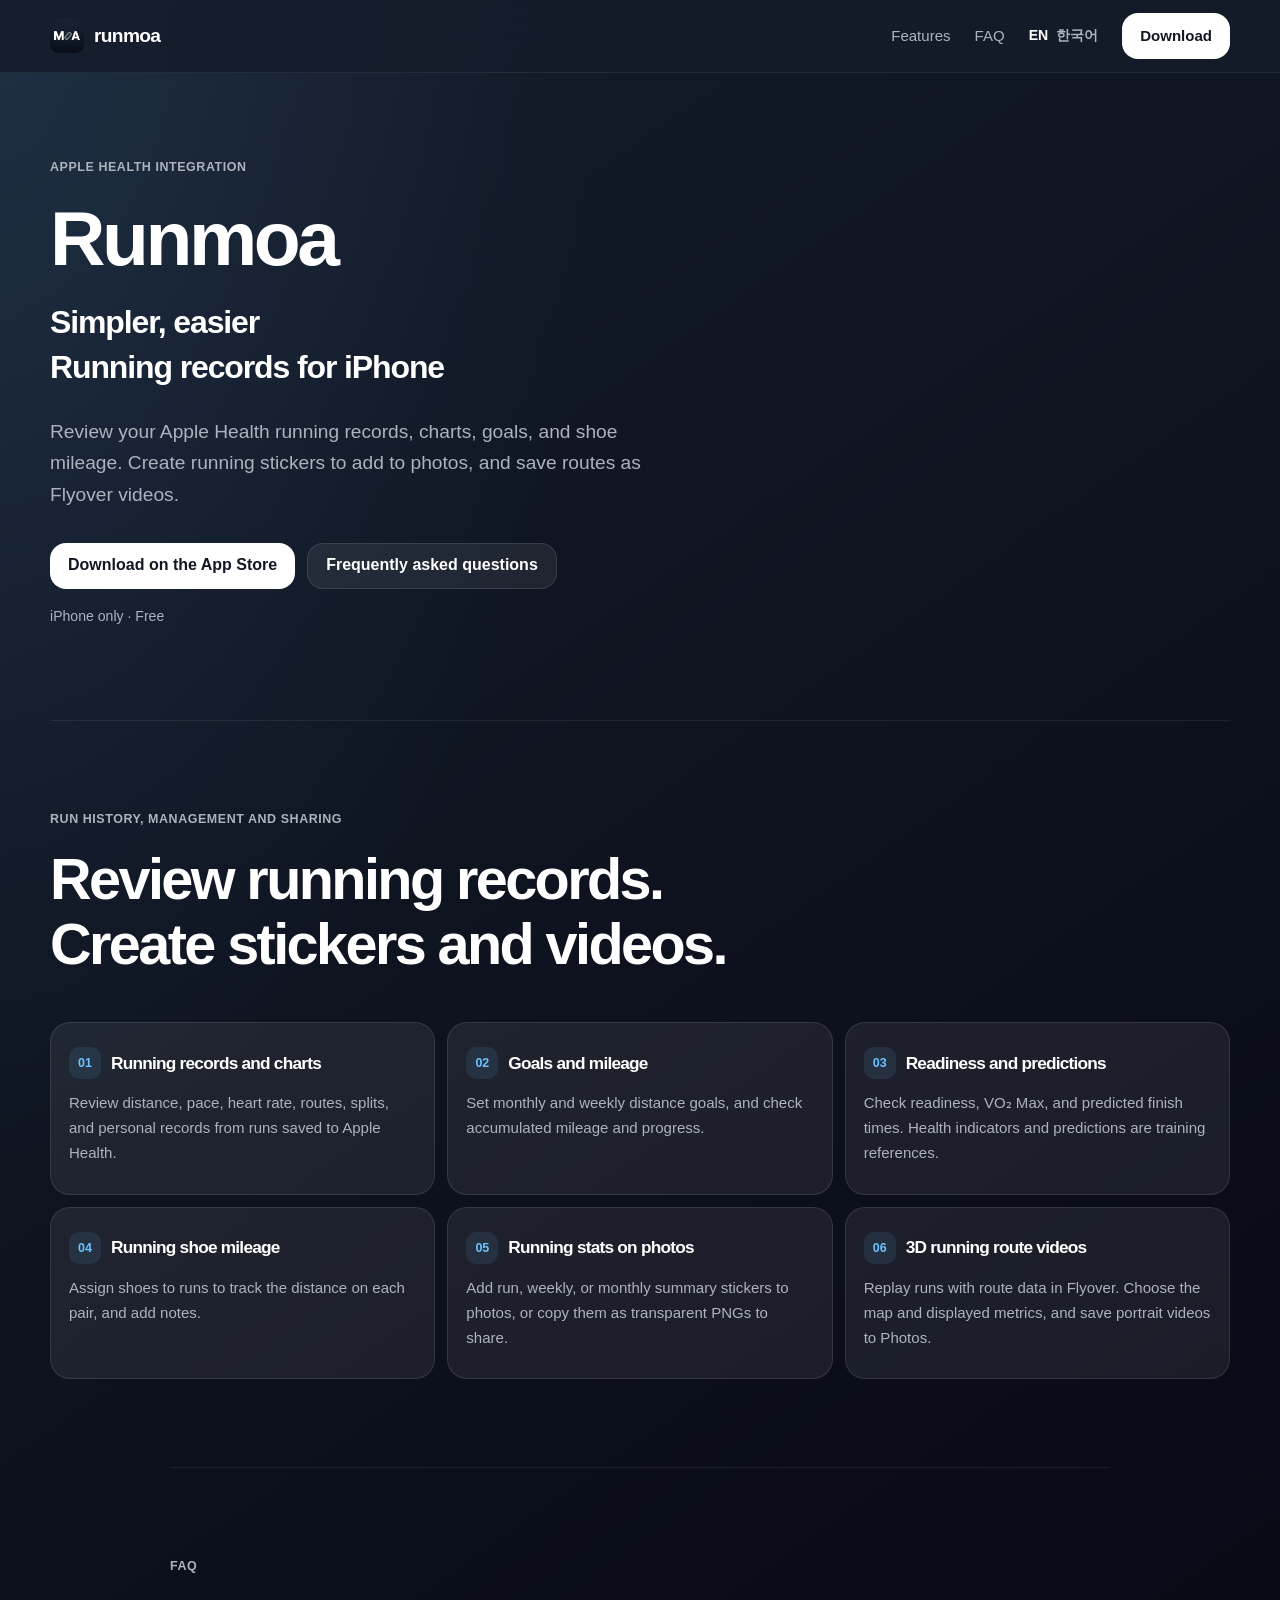
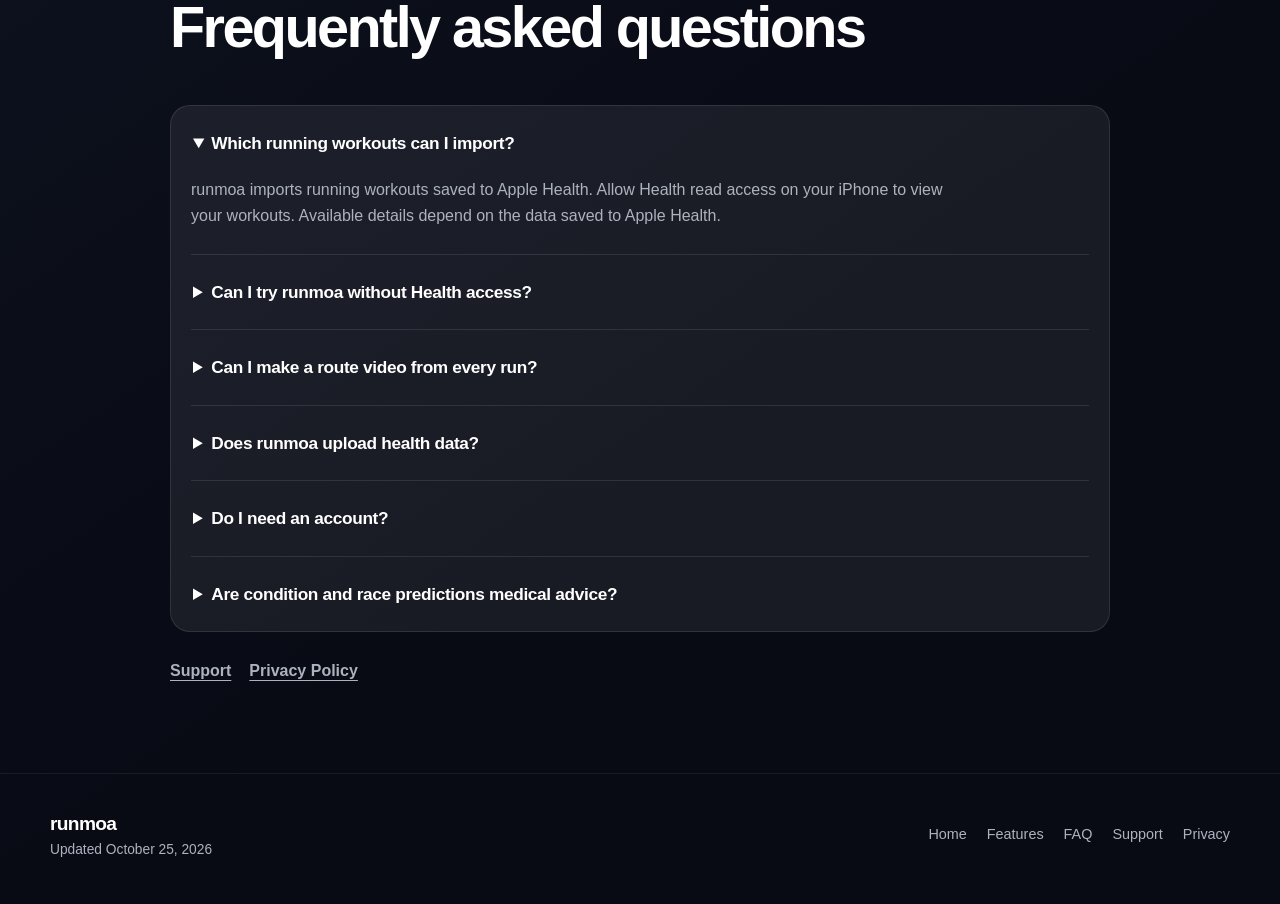
<file: en/index.html>
<!doctype html>
<html lang="en">
<head>
  <meta charset="utf-8"><meta name="viewport" content="width=device-width, initial-scale=1">
  <title>runmoa | Running Records for iPhone</title>
  <meta name="description" content="runmoa is an iPhone app for Apple Health running records, charts, goals, shoe mileage, running stickers, photo compositions, and Flyover route videos.">
  <link rel="canonical" href="https://shnoah.github.io/runmoa/en/">
  <link rel="alternate" hreflang="en" href="https://shnoah.github.io/runmoa/en/">
  <link rel="alternate" hreflang="ko" href="https://shnoah.github.io/runmoa/ko/">
  <meta property="og:locale" content="en_US"><meta property="og:title" content="runmoa | Running Records for iPhone"><meta property="og:description" content="An iPhone app for Apple Health running records, goals, shoe mileage, stickers, and Flyover videos."><meta property="og:url" content="https://shnoah.github.io/runmoa/en/"><meta property="og:image" content="https://shnoah.github.io/runmoa/assets/runmoa-icon.png">
  <meta name="apple-itunes-app" content="app-id=6776083533"><link rel="icon" href="../assets/runmoa-icon.png"><link rel="stylesheet" href="../assets/styles.css?v=8">
  <script type="application/ld+json">{"@context":"https://schema.org","@type":"MobileApplication","name":"runmoa","operatingSystem":"iOS 17.0 or later","applicationCategory":"HealthApplication","description":"An iPhone app for Apple Health running workouts, goals, charts, personal records, shoe mileage, stickers, photo compositions, and Flyover route videos.","url":"https://shnoah.github.io/runmoa/en/","downloadUrl":"https://apps.apple.com/app/id6776083533","offers":{"@type":"Offer","price":"0","priceCurrency":"USD"}}</script>
</head>
<body>
  <a class="skip-link" href="#main">Skip to content</a>
  <header class="site-header"><nav class="nav-shell" aria-label="Main navigation"><a class="brand" href="./" aria-label="runmoa home"><img src="../assets/runmoa-icon.png" alt="" width="34" height="34"><span>runmoa</span></a><div class="nav-links"><a href="#features">Features</a><a href="#faq">FAQ</a><span class="language-switch"><strong>EN</strong><a href="../ko/" onclick="localStorage.setItem('runmoa-language','ko')">한국어</a></span><a class="nav-cta" href="https://apps.apple.com/app/id6776083533">Download</a></div></nav></header>
  <main id="main">
    <section class="hero"><div class="hero-content"><p class="eyebrow">APPLE HEALTH INTEGRATION</p><h1><span class="hero-app-name">Runmoa</span> <span class="hero-tagline"><span>Simpler, easier</span> <span>Running records for iPhone</span></span></h1><p class="hero-copy">Review your Apple Health running records, charts, goals, and shoe mileage. Create running stickers to add to photos, and save routes as Flyover videos.</p><div class="hero-actions"><a class="button-primary" href="https://apps.apple.com/app/id6776083533">Download on the App Store</a><a class="button-secondary" href="#faq">Frequently asked questions</a></div><p class="hero-note">iPhone only · Free</p></div><figure class="hero-visual"><img src="../assets/screenshots/home.png" alt="runmoa Home showing goals, yearly distance, running condition, VO₂ Max, and recent runs" width="647" height="1400"></figure></section>
    <section class="section" id="features"><div class="section-heading"><p class="eyebrow">RUN HISTORY, MANAGEMENT AND SHARING</p><h2>Review running records.<br>Create stickers and videos.</h2></div><div class="feature-list"><article class="feature-item"><span class="feature-index">01</span><h3>Running records and charts</h3><p>Review distance, pace, heart rate, routes, splits, and personal records from runs saved to Apple Health.</p></article><article class="feature-item"><span class="feature-index">02</span><h3>Goals and mileage</h3><p>Set monthly and weekly distance goals, and check accumulated mileage and progress.</p></article><article class="feature-item"><span class="feature-index">03</span><h3>Readiness and predictions</h3><p>Check readiness, VO₂ Max, and predicted finish times. Health indicators and predictions are training references.</p></article><article class="feature-item"><span class="feature-index">04</span><h3>Running shoe mileage</h3><p>Assign shoes to runs to track the distance on each pair, and add notes.</p></article><article class="feature-item"><span class="feature-index">05</span><h3>Running stats on photos</h3><p>Add run, weekly, or monthly summary stickers to photos, or copy them as transparent PNGs to share.</p></article><article class="feature-item"><span class="feature-index">06</span><h3>3D running route videos</h3><p>Replay runs with route data in Flyover. Choose the map and displayed metrics, and save portrait videos to Photos.</p></article></div></section>
    <section class="section faq-section" id="faq"><div class="section-heading"><p class="eyebrow">FAQ</p><h2>Frequently asked questions</h2></div><div class="faq-list"><details open><summary>Which running workouts can I import?</summary><p>runmoa imports running workouts saved to Apple Health. Allow Health read access on your iPhone to view your workouts. Available details depend on the data saved to Apple Health.</p></details><details><summary>Can I try runmoa without Health access?</summary><p>Yes. You can explore the screens and features with a sample run before allowing Apple Health read access. Health read access is required to import your own runs.</p></details><details><summary>Can I make a route video from every run?</summary><p>No. Flyover is available for runs with route data. Choose the map style, route color, and displayed metrics, then save a portrait video to Photos.</p></details><details><summary>Does runmoa upload health data?</summary><p>No. runmoa does not upload Apple Health workouts, route coordinates, heart rate samples, notes, or shoe data to a developer server. For an outdoor run with a route, it may send the first valid route coordinate and run start time to Apple Maps for a concise location name and to Apple Weather through WeatherKit for historical weather. Distributed builds use Firebase Analytics and Crashlytics without attaching those sensitive details.</p></details><details><summary>Do I need an account?</summary><p>No account is required. You can also explore a bundled sample run before granting Apple Health access.</p></details><details><summary>Are condition and race predictions medical advice?</summary><p>No. They are training references only and are not intended for diagnosis or treatment.</p></details></div><div class="faq-support-links"><a href="support/">Support</a><a href="privacy/">Privacy Policy</a></div></section>
  </main>
  <footer class="site-footer"><div class="footer-shell"><div><a class="brand" href="./"><span>runmoa</span></a><div class="footer-meta">Updated October 25, 2026</div></div><div class="footer-links"><a href="./">Home</a><a href="#features">Features</a><a href="#faq">FAQ</a><a href="support/">Support</a><a href="privacy/">Privacy</a></div></div></footer>
</body>
</html>
</file>
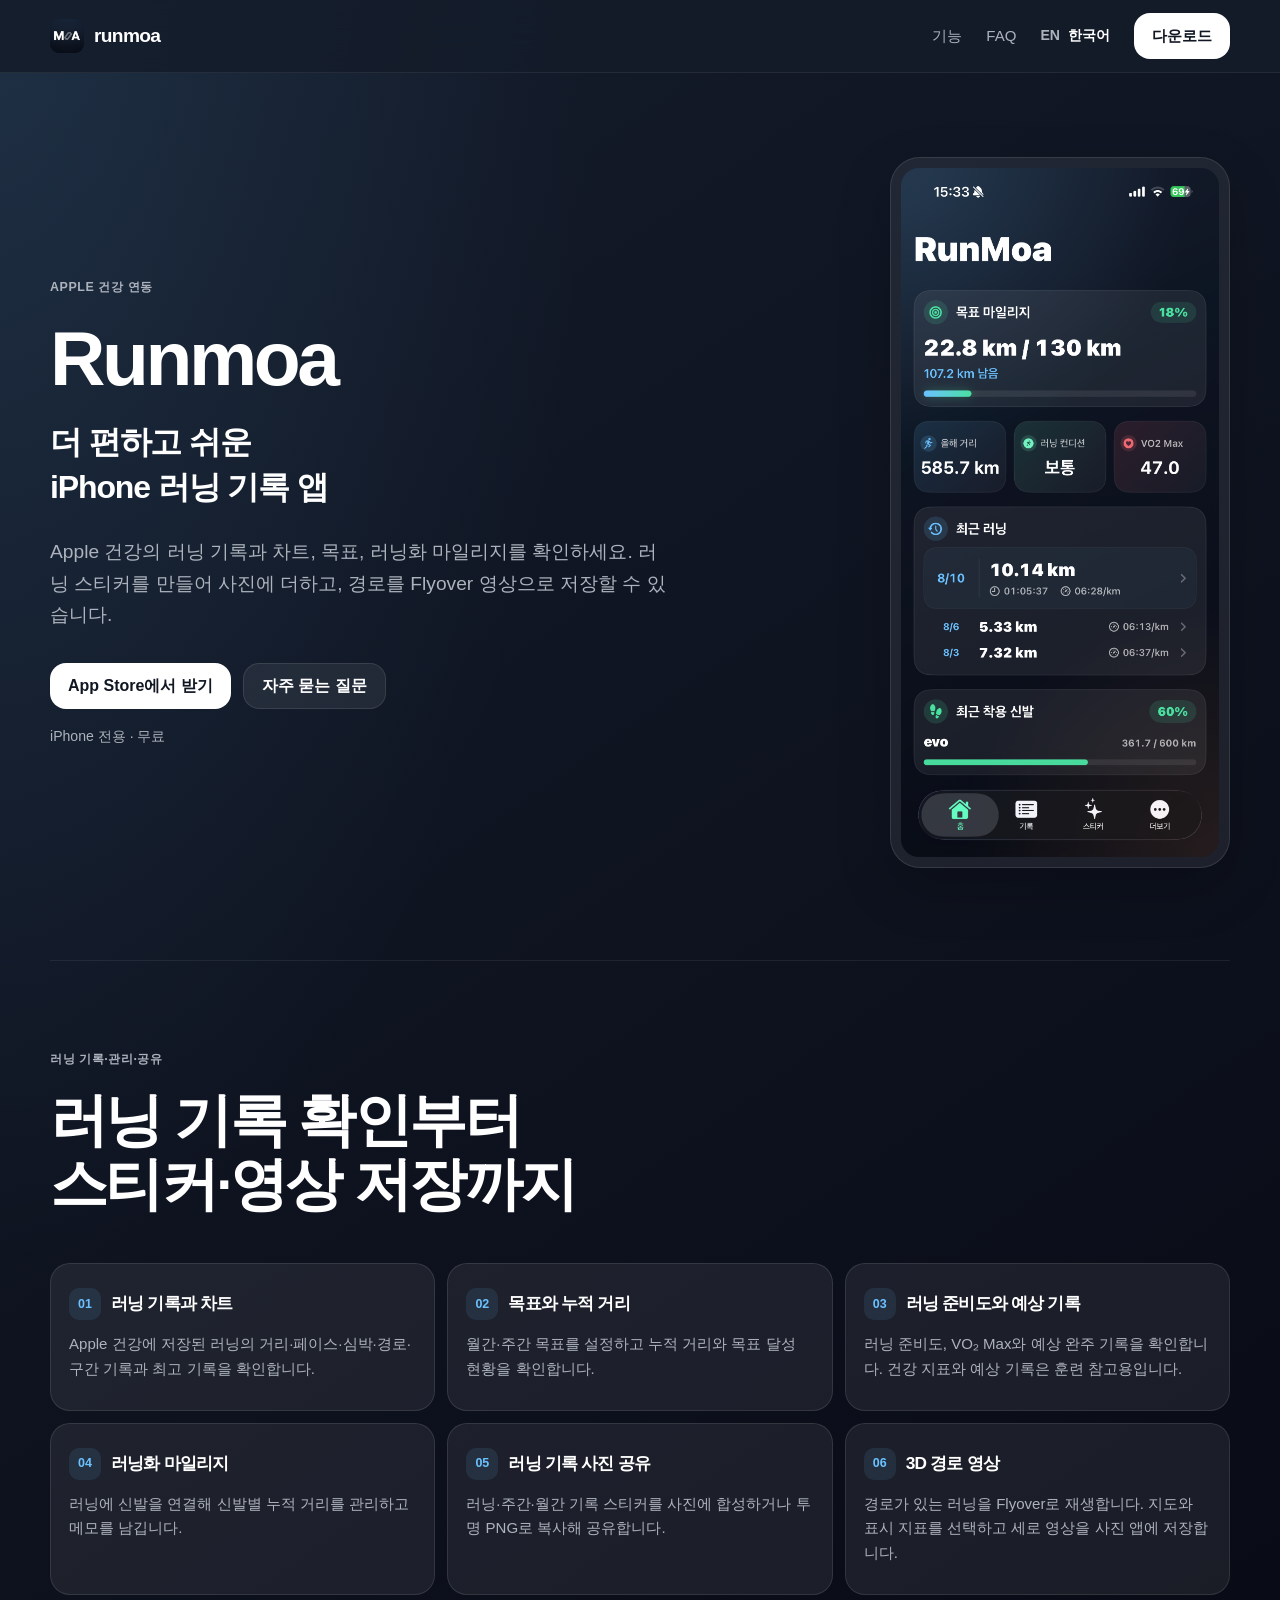
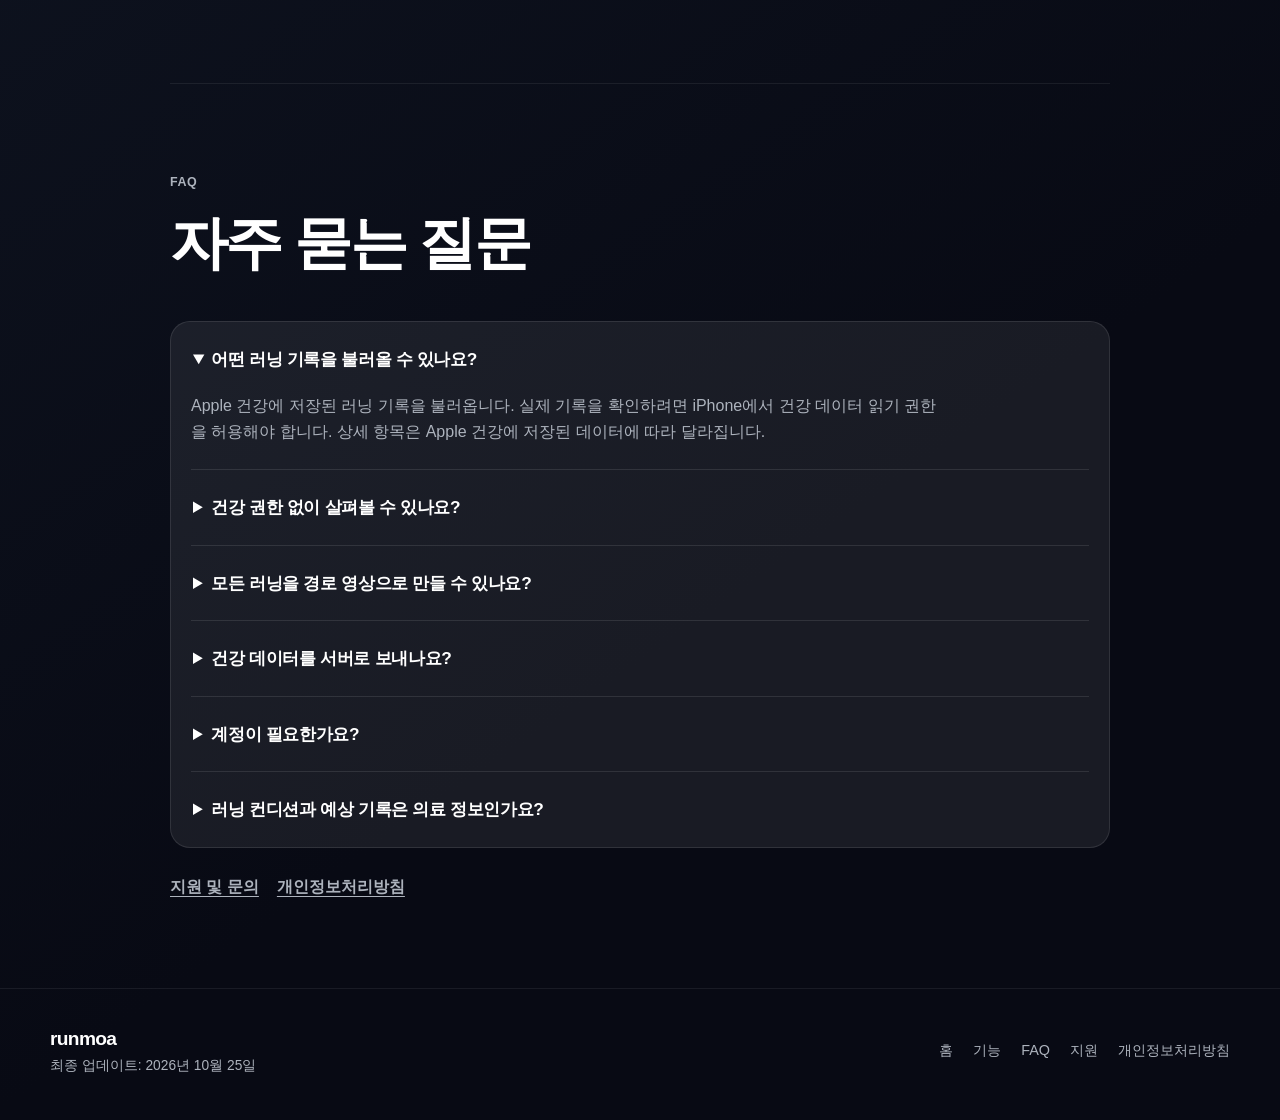
<file: ko/index.html>
<!doctype html>
<html lang="ko">
<head>
  <meta charset="utf-8"><meta name="viewport" content="width=device-width, initial-scale=1">
  <title>runmoa | iPhone 러닝 기록 앱</title>
  <meta name="description" content="runmoa는 Apple 건강의 러닝 기록, 차트, 목표와 러닝화 마일리지를 확인하고 스티커·사진 합성·Flyover 경로 영상을 만드는 iPhone 앱입니다.">
  <link rel="canonical" href="https://shnoah.github.io/runmoa/ko/"><link rel="alternate" hreflang="en" href="https://shnoah.github.io/runmoa/en/"><link rel="alternate" hreflang="ko" href="https://shnoah.github.io/runmoa/ko/">
  <meta property="og:locale" content="ko_KR"><meta property="og:title" content="runmoa | iPhone 러닝 기록 앱"><meta property="og:description" content="Apple 건강 러닝 기록, 목표, 러닝화 마일리지와 스티커·Flyover 기능을 제공하는 iPhone 앱입니다."><meta property="og:url" content="https://shnoah.github.io/runmoa/ko/"><meta property="og:image" content="https://shnoah.github.io/runmoa/assets/runmoa-icon.png">
  <meta name="apple-itunes-app" content="app-id=6776083533"><link rel="icon" href="../assets/runmoa-icon.png"><link rel="stylesheet" href="../assets/styles.css?v=8">
  <script type="application/ld+json">{"@context":"https://schema.org","@type":"MobileApplication","name":"runmoa","operatingSystem":"iOS 17.0 이상","applicationCategory":"HealthApplication","description":"Apple 건강 러닝 기록, 목표, 차트, 최고 기록, 러닝화 마일리지를 확인하고 스티커·사진 합성·Flyover 경로 영상으로 남기는 iPhone 앱입니다.","url":"https://shnoah.github.io/runmoa/ko/","downloadUrl":"https://apps.apple.com/kr/app/runmoa/id6776083533","offers":{"@type":"Offer","price":"0","priceCurrency":"KRW"}}</script>
</head>
<body>
  <a class="skip-link" href="#main">본문으로 건너뛰기</a>
  <header class="site-header"><nav class="nav-shell" aria-label="주요 메뉴"><a class="brand" href="./" aria-label="runmoa 홈"><img src="../assets/runmoa-icon.png" alt="" width="34" height="34"><span>runmoa</span></a><div class="nav-links"><a href="#features">기능</a><a href="#faq">FAQ</a><span class="language-switch"><a href="../en/" onclick="localStorage.setItem('runmoa-language','en')">EN</a><strong>한국어</strong></span><a class="nav-cta" href="https://apps.apple.com/kr/app/runmoa/id6776083533">다운로드</a></div></nav></header>
  <main id="main">
    <section class="hero"><div class="hero-content"><p class="eyebrow">APPLE 건강 연동</p><h1><span class="hero-app-name">Runmoa</span> <span class="hero-tagline"><span>더 편하고 쉬운</span> <span>iPhone 러닝 기록 앱</span></span></h1><p class="hero-copy">Apple 건강의 러닝 기록과 차트, 목표, 러닝화 마일리지를 확인하세요. 러닝 스티커를 만들어 사진에 더하고, 경로를 Flyover 영상으로 저장할 수 있습니다.</p><div class="hero-actions"><a class="button-primary" href="https://apps.apple.com/kr/app/runmoa/id6776083533">App Store에서 받기</a><a class="button-secondary" href="#faq">자주 묻는 질문</a></div><p class="hero-note">iPhone 전용 · 무료</p></div><figure class="hero-visual"><img src="../assets/screenshots/home.png" alt="runmoa 홈에서 목표, 올해 거리, 러닝 컨디션, VO₂ Max와 최근 러닝을 확인하는 화면" width="647" height="1400"></figure></section>
    <section class="section" id="features"><div class="section-heading"><p class="eyebrow">러닝 기록·관리·공유</p><h2>러닝 기록 확인부터<br>스티커·영상 저장까지</h2></div><div class="feature-list"><article class="feature-item"><span class="feature-index">01</span><h3>러닝 기록과 차트</h3><p>Apple 건강에 저장된 러닝의 거리·페이스·심박·경로·구간 기록과 최고 기록을 확인합니다.</p></article><article class="feature-item"><span class="feature-index">02</span><h3>목표와 누적 거리</h3><p>월간·주간 목표를 설정하고 누적 거리와 목표 달성 현황을 확인합니다.</p></article><article class="feature-item"><span class="feature-index">03</span><h3>러닝 준비도와 예상 기록</h3><p>러닝 준비도, VO₂ Max와 예상 완주 기록을 확인합니다. 건강 지표와 예상 기록은 훈련 참고용입니다.</p></article><article class="feature-item"><span class="feature-index">04</span><h3>러닝화 마일리지</h3><p>러닝에 신발을 연결해 신발별 누적 거리를 관리하고 메모를 남깁니다.</p></article><article class="feature-item"><span class="feature-index">05</span><h3>러닝 기록 사진 공유</h3><p>러닝·주간·월간 기록 스티커를 사진에 합성하거나 투명 PNG로 복사해 공유합니다.</p></article><article class="feature-item"><span class="feature-index">06</span><h3>3D 경로 영상</h3><p>경로가 있는 러닝을 Flyover로 재생합니다. 지도와 표시 지표를 선택하고 세로 영상을 사진 앱에 저장합니다.</p></article></div></section>
    <section class="section faq-section" id="faq"><div class="section-heading"><p class="eyebrow">FAQ</p><h2>자주 묻는 질문</h2></div><div class="faq-list"><details open><summary>어떤 러닝 기록을 불러올 수 있나요?</summary><p>Apple 건강에 저장된 러닝 기록을 불러옵니다. 실제 기록을 확인하려면 iPhone에서 건강 데이터 읽기 권한을 허용해야 합니다. 상세 항목은 Apple 건강에 저장된 데이터에 따라 달라집니다.</p></details><details><summary>건강 권한 없이 살펴볼 수 있나요?</summary><p>네. Apple 건강 읽기 권한을 허용하기 전에도 샘플 러닝으로 화면과 기능을 살펴볼 수 있습니다. 내 러닝 기록을 불러오려면 건강 데이터 읽기 권한이 필요합니다.</p></details><details><summary>모든 러닝을 경로 영상으로 만들 수 있나요?</summary><p>아니요. Flyover는 경로 데이터가 있는 러닝에서 사용할 수 있습니다. 지도 스타일·경로 색상·표시 지표를 선택하고 세로 영상을 사진 앱에 저장할 수 있습니다.</p></details><details><summary>건강 데이터를 서버로 보내나요?</summary><p>아니요. Apple 건강 운동, 경로 좌표, 심박 샘플, 메모와 신발 데이터를 개발자 서버로 업로드하지 않습니다. 경로가 있는 실외 러닝에서는 간단한 위치와 당시 날씨를 표시하기 위해 첫 정상 경로 좌표와 시작 시각을 간단한 위치명 조회를 위해 Apple 지도에, 날씨 조회를 위해 WeatherKit을 통한 Apple 날씨 서비스에 보낼 수 있습니다. 배포 빌드의 Firebase 통계와 크래시 진단에도 해당 민감 정보와 위치·날씨 값을 첨부하지 않습니다.</p></details><details><summary>계정이 필요한가요?</summary><p>계정은 필요하지 않습니다. Apple 건강 권한 전에도 앱에 포함된 샘플 러닝을 볼 수 있습니다.</p></details><details><summary>러닝 컨디션과 예상 기록은 의료 정보인가요?</summary><p>아니요. 훈련 참고용이며 의료 진단이나 치료 목적으로 제공하지 않습니다.</p></details></div><div class="faq-support-links"><a href="support/">지원 및 문의</a><a href="privacy/">개인정보처리방침</a></div></section>
  </main>
  <footer class="site-footer"><div class="footer-shell"><div><a class="brand" href="./"><span>runmoa</span></a><div class="footer-meta">최종 업데이트: 2026년 10월 25일</div></div><div class="footer-links"><a href="./">홈</a><a href="#features">기능</a><a href="#faq">FAQ</a><a href="support/">지원</a><a href="privacy/">개인정보처리방침</a></div></div></footer>
</body>
</html>
</file>
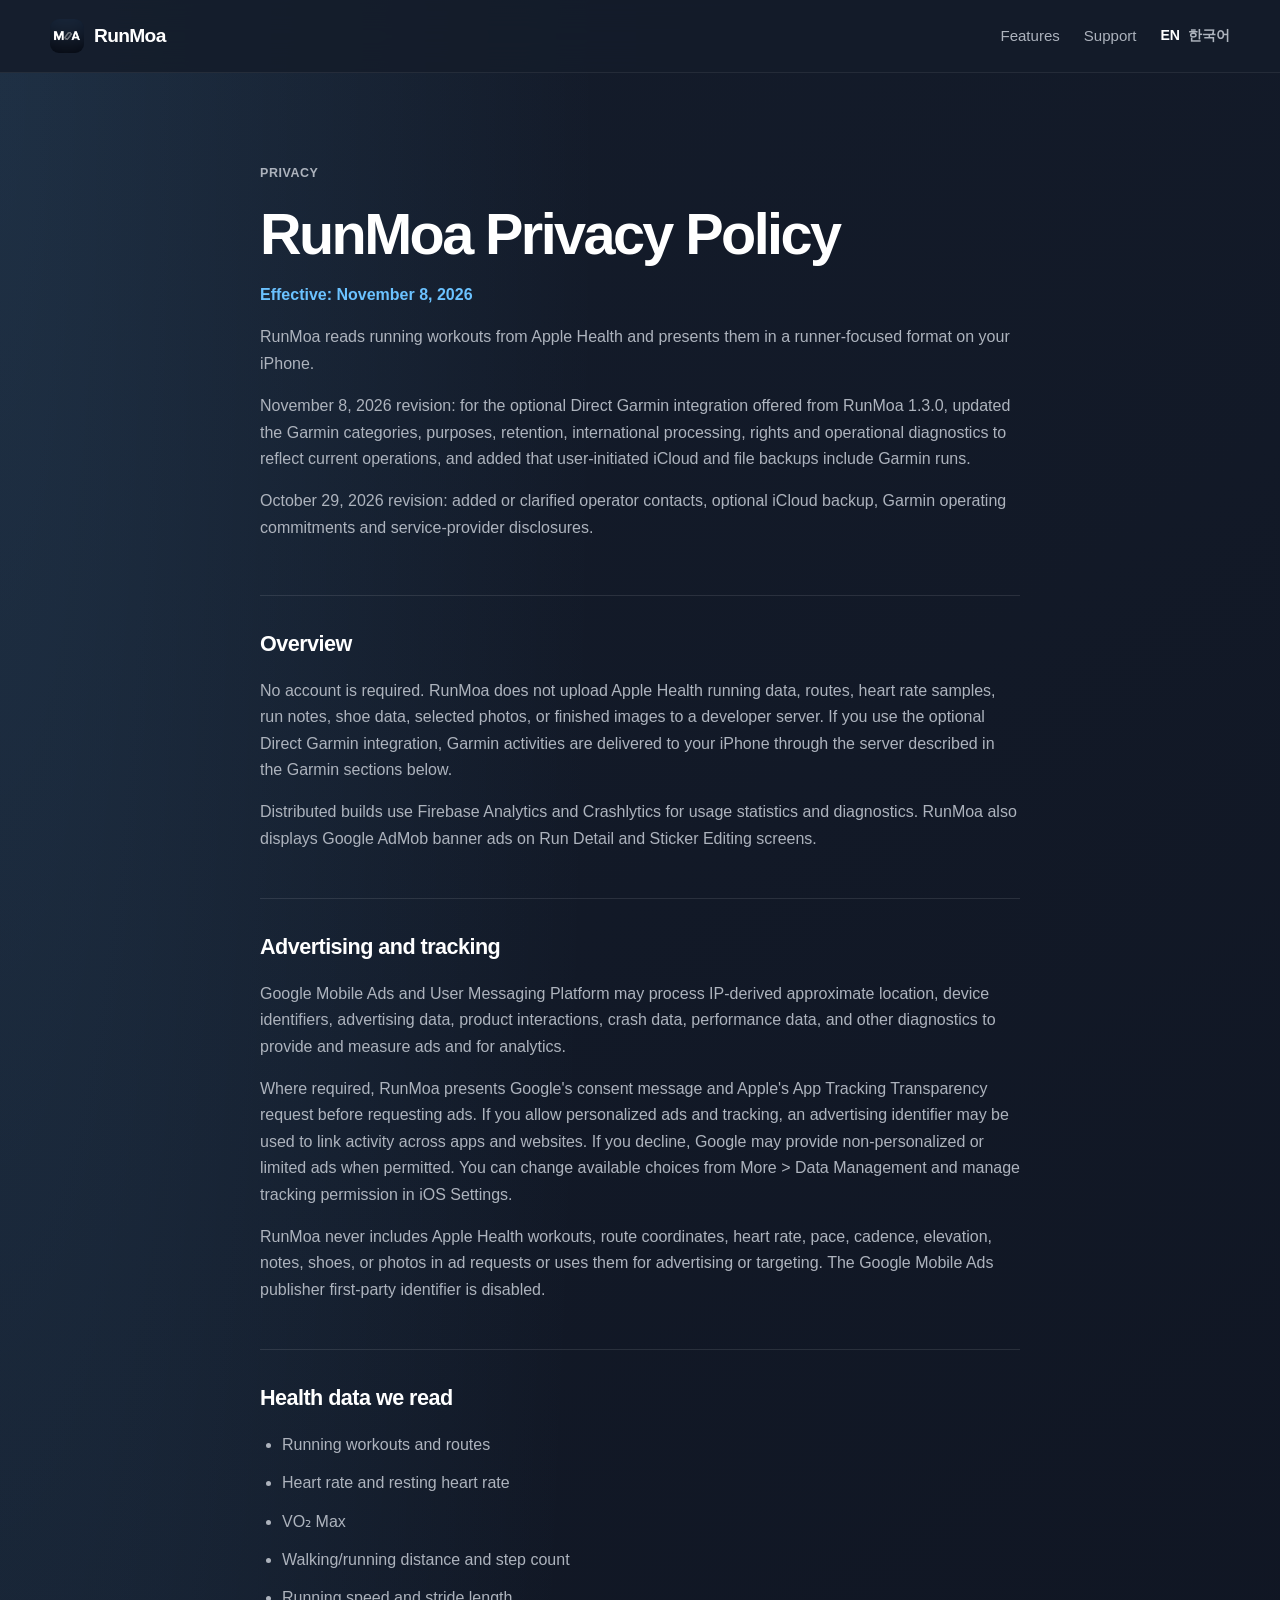
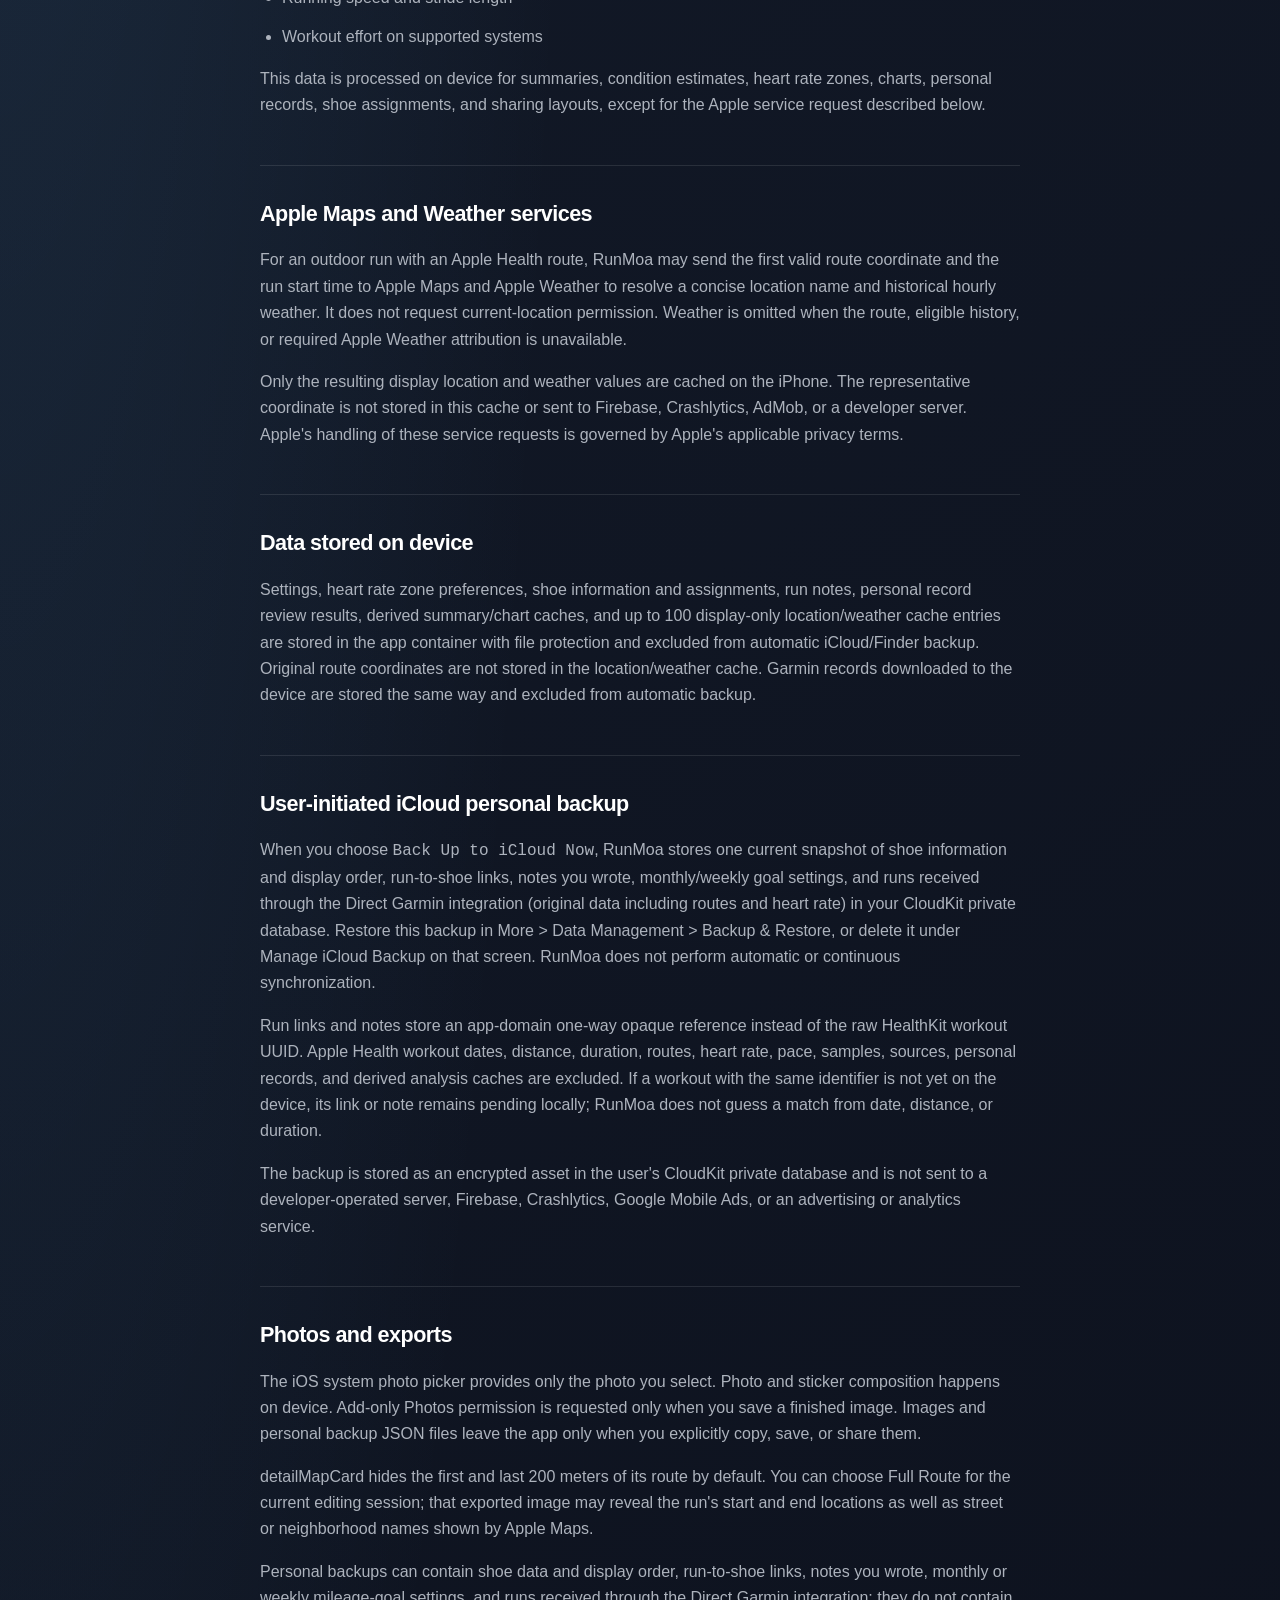
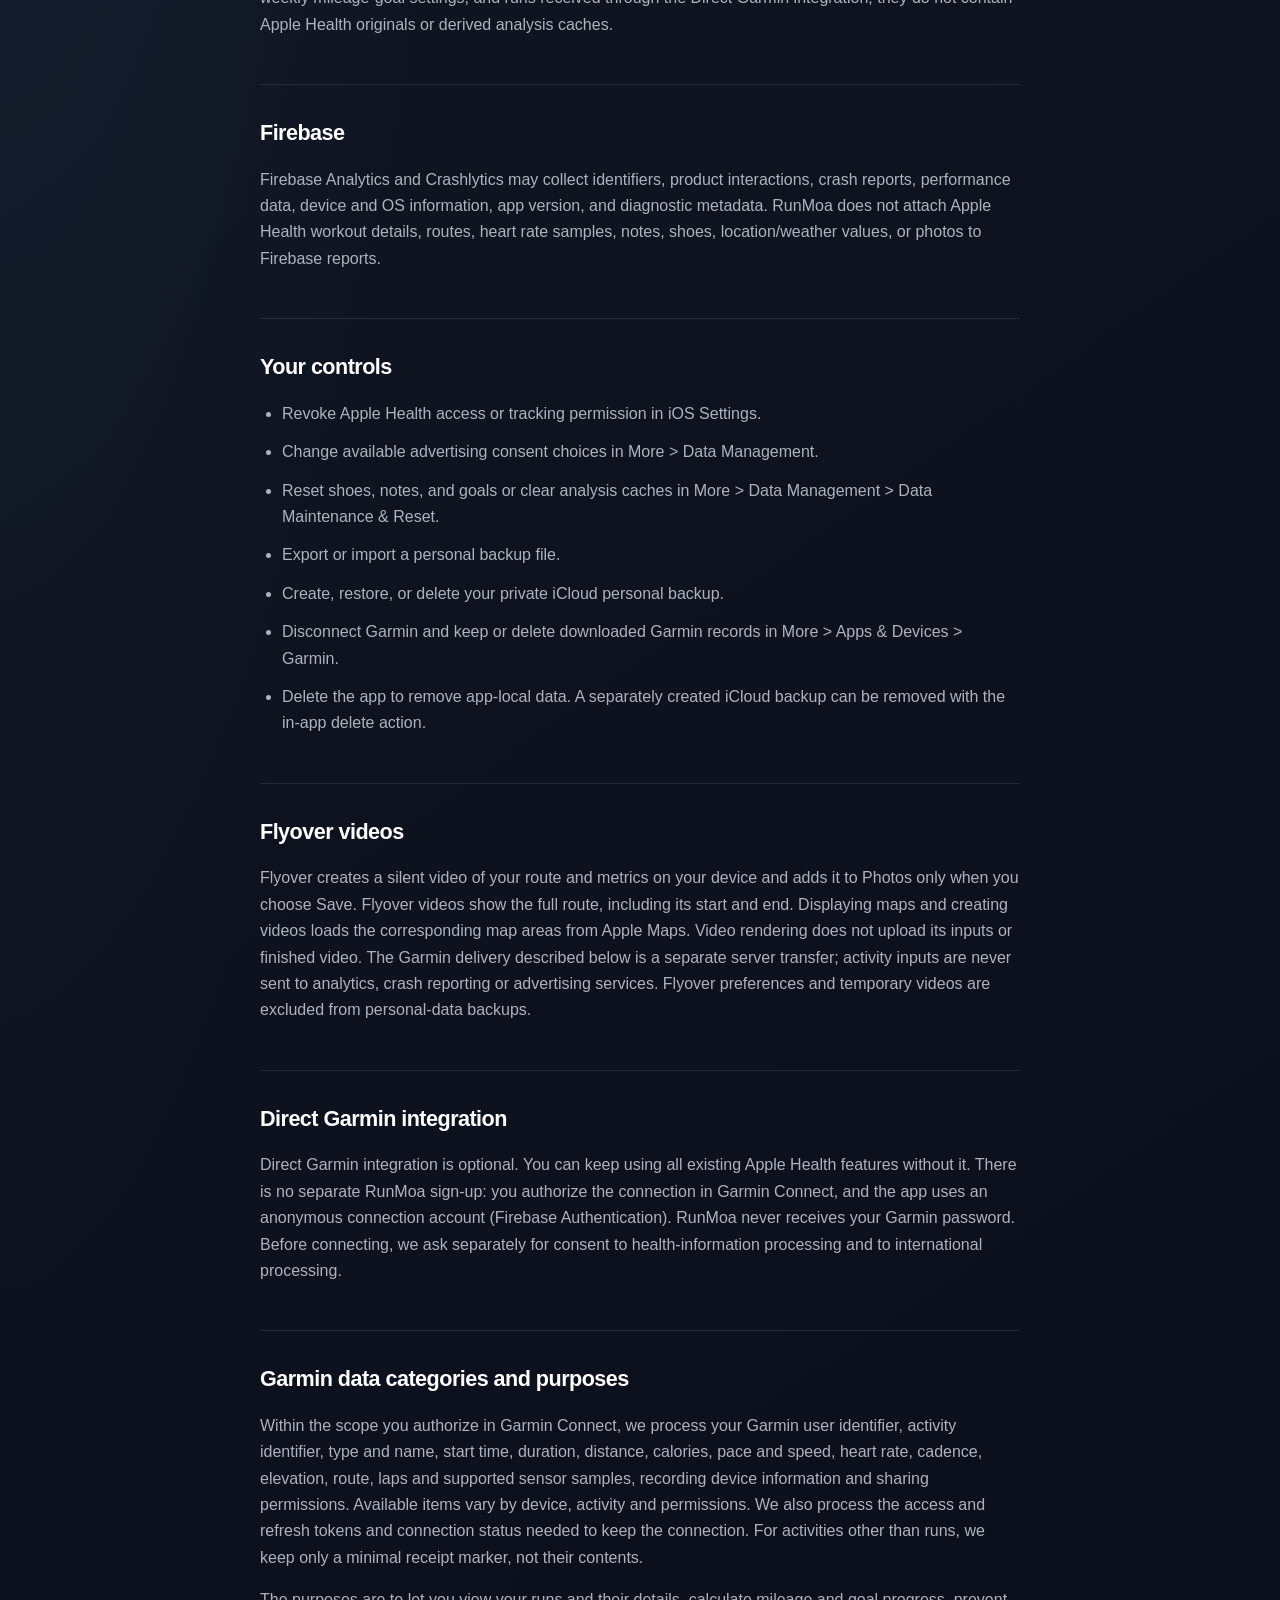
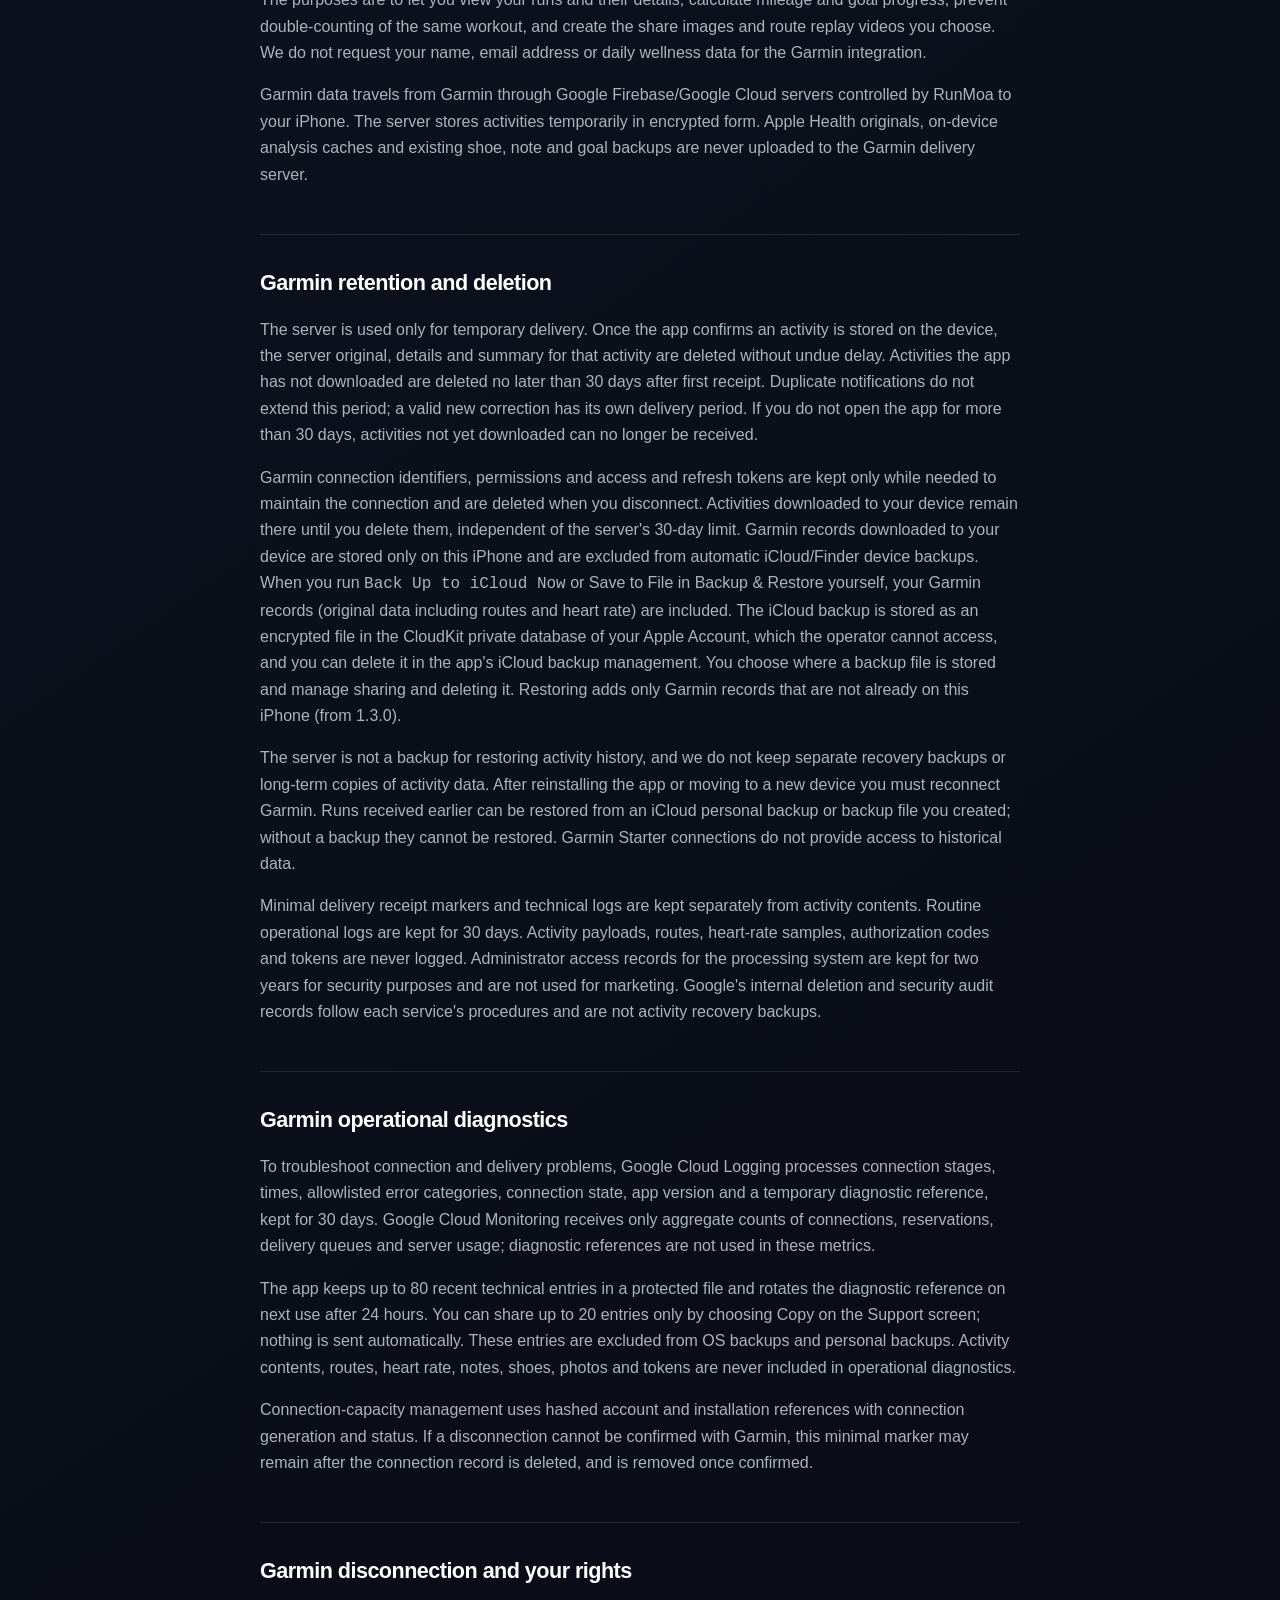
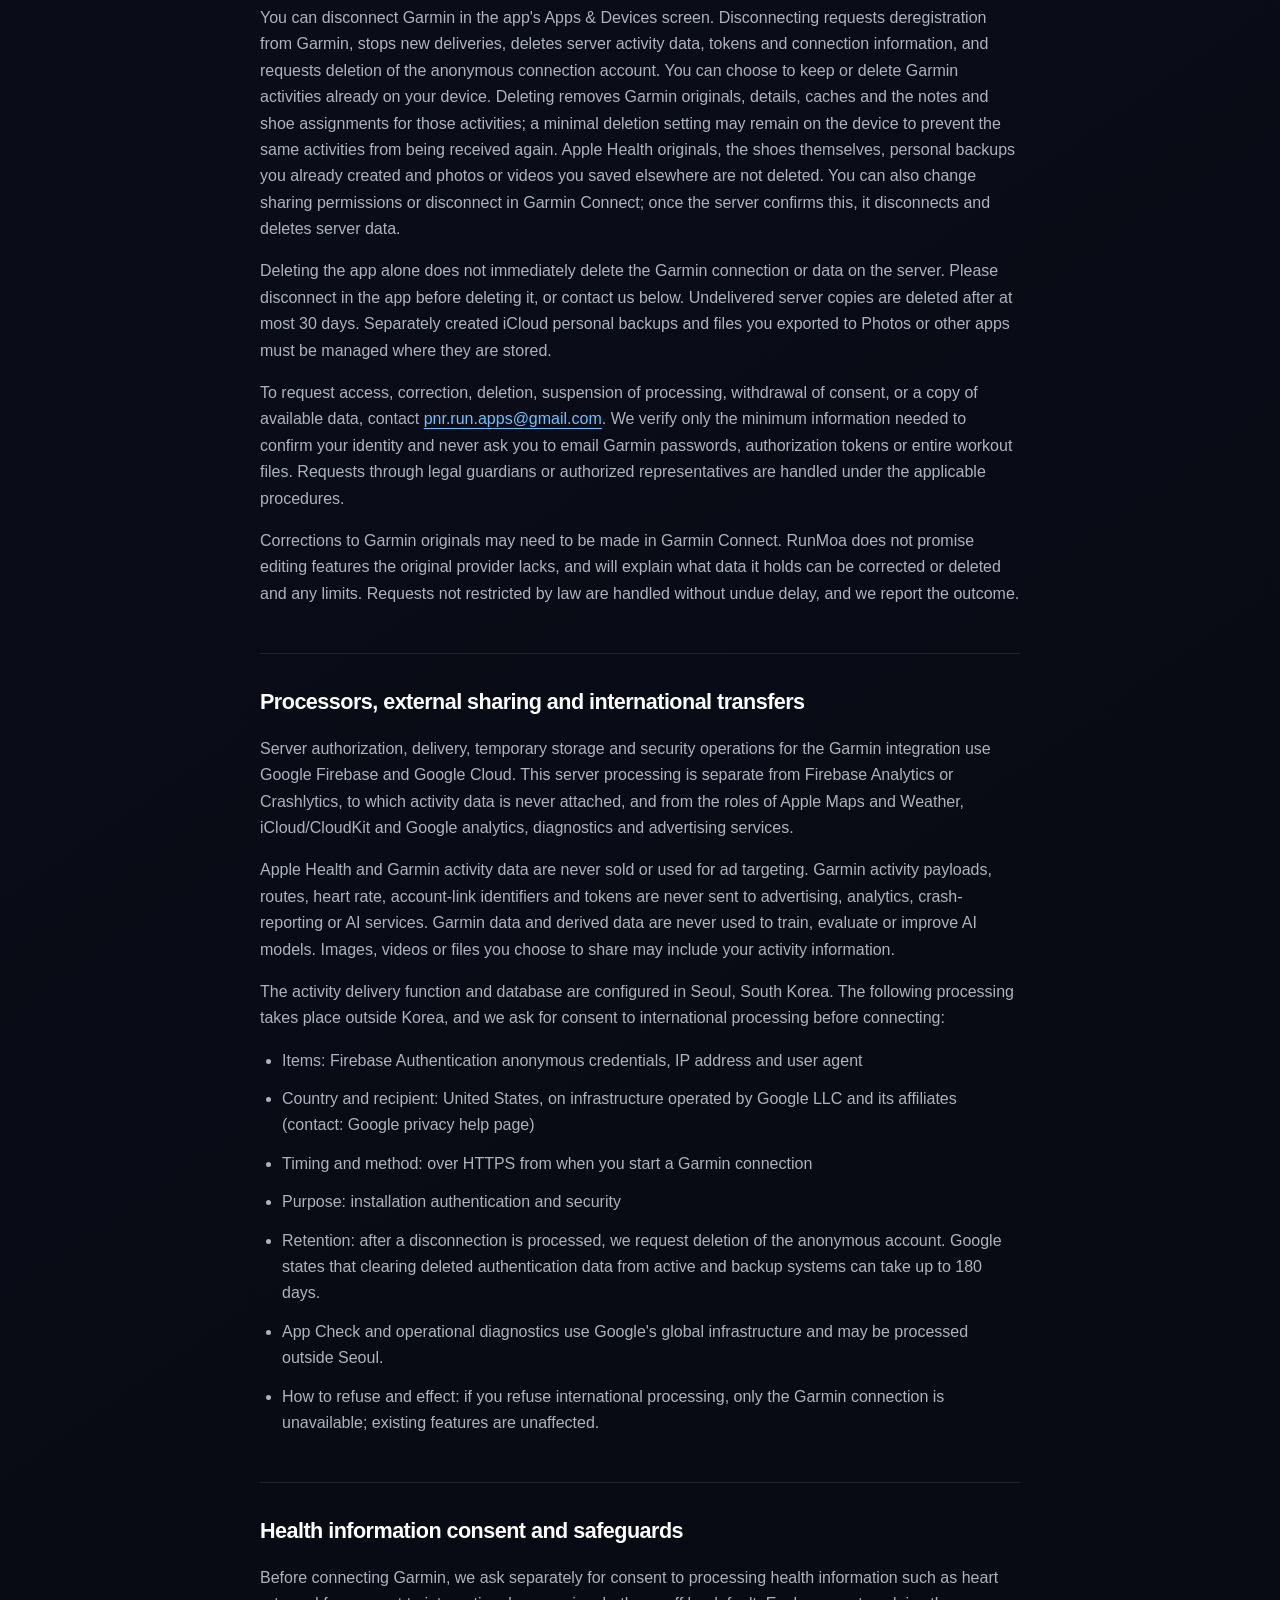
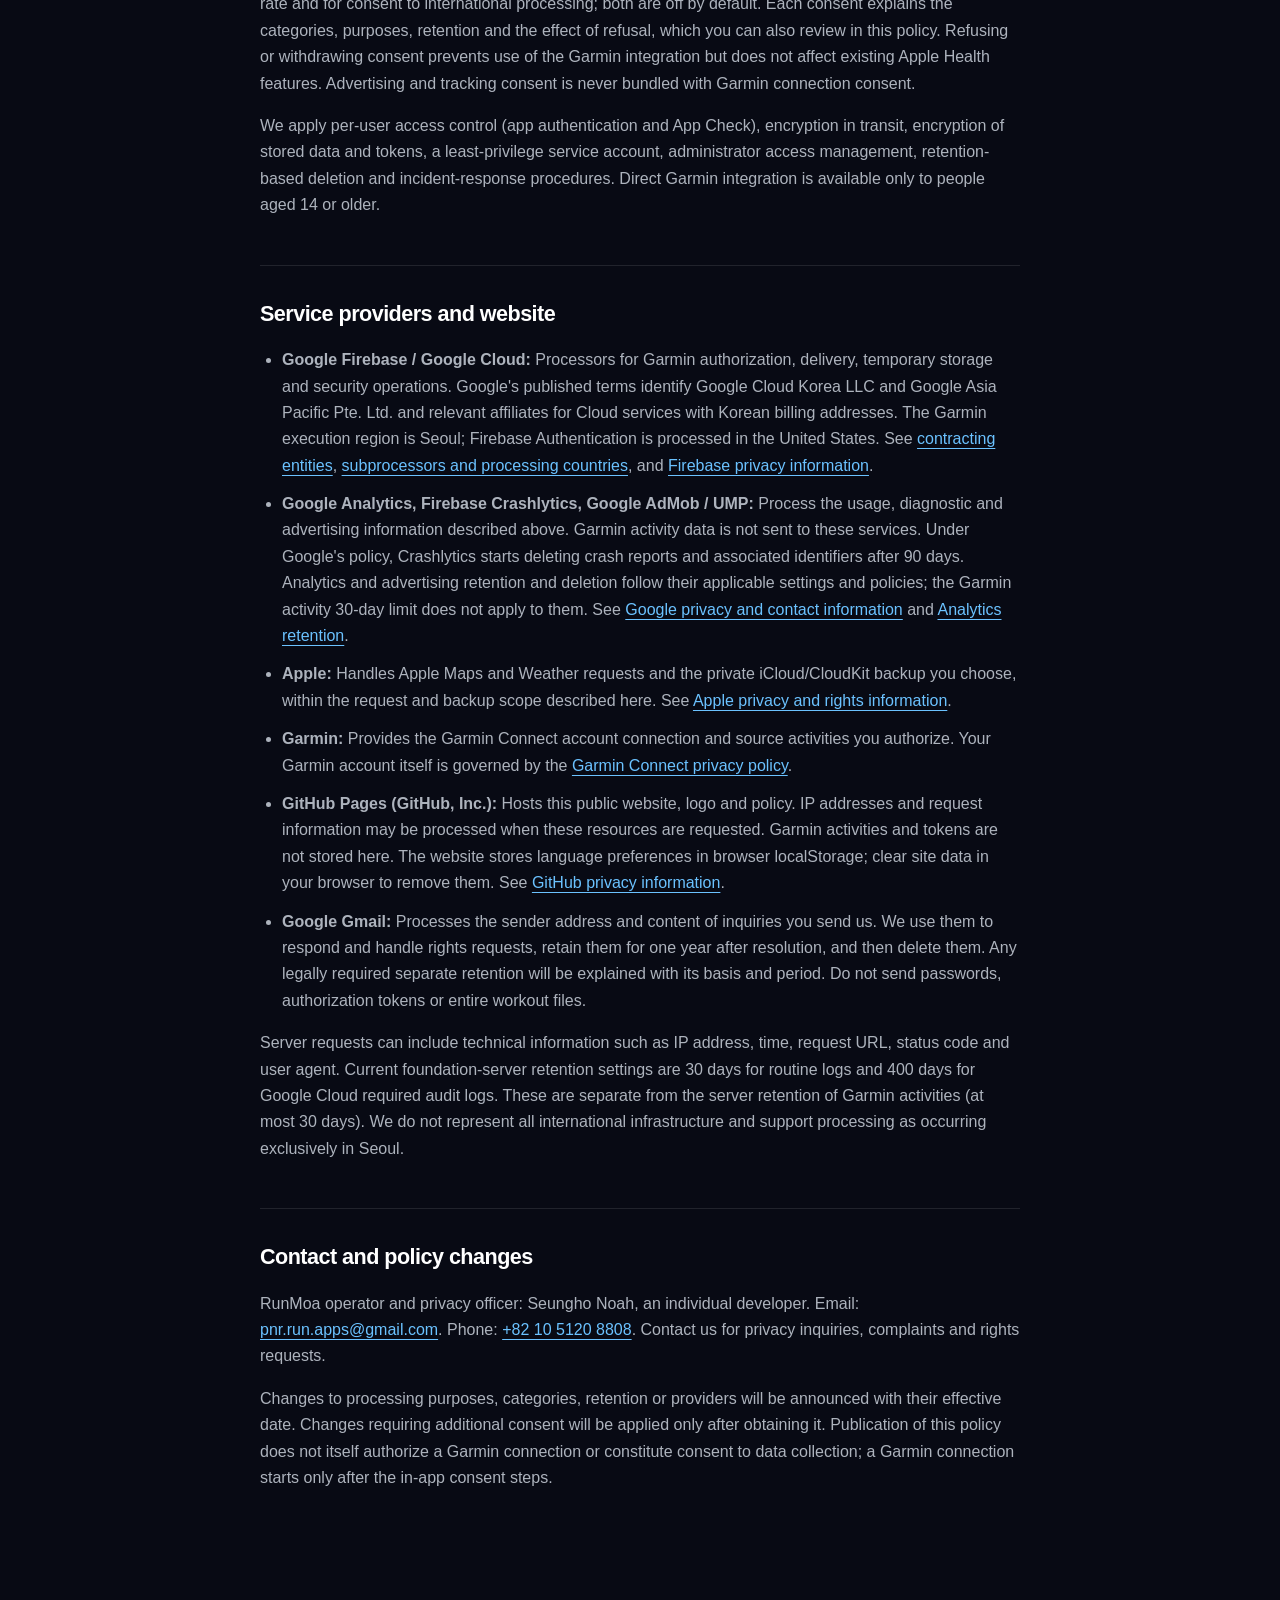
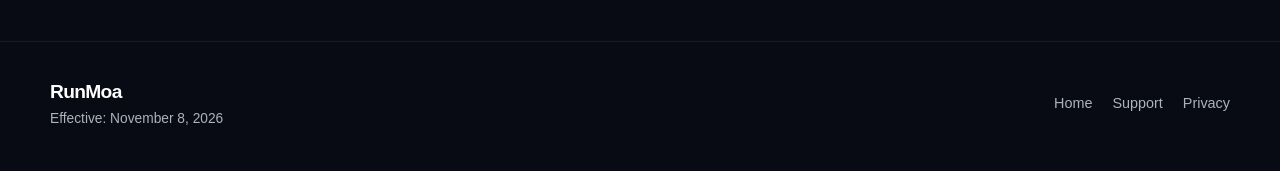
<file: privacy/index.html>
<!doctype html>
<html lang="en">
<head>
  <meta charset="utf-8">
  <meta name="viewport" content="width=device-width, initial-scale=1">
  <title>RunMoa Privacy Policy</title>
  <meta name="description" content="How RunMoa handles Apple Health data, local storage, analytics, advertising, and diagnostics.">
  <link rel="canonical" href="https://shnoah.github.io/runmoa/en/privacy/">
  <link rel="alternate" hreflang="en" href="https://shnoah.github.io/runmoa/en/privacy/">
  <link rel="alternate" hreflang="ko" href="https://shnoah.github.io/runmoa/ko/privacy/">
  <script>
    (function () {
      var saved = localStorage.getItem('runmoa-language');
      var languages = saved ? [saved] : (navigator.languages || [navigator.language || 'en']);
      var selected = 'en';
      for (var i = 0; i < languages.length; i += 1) {
        var code = String(languages[i]).toLowerCase().split(/[-_]/)[0];
        if (code === 'ko' || code === 'en') { selected = code; break; }
      }
      location.replace('../' + selected + '/privacy/');
    }());
  </script>
  <style>:root{color-scheme:dark;--bg:#07111f;--surface:#0d1929;--text:#f7fafc;--muted:#aab6c7;--accent:#52e3aa;--line:rgba(255,255,255,.12)}*{box-sizing:border-box}body{margin:0;background:var(--bg);color:var(--text);font:16px/1.65 -apple-system,BlinkMacSystemFont,"Segoe UI",sans-serif}main{width:min(760px,calc(100% - 32px));margin:auto;padding:56px 0 72px}h1{font-size:clamp(2rem,5vw,3rem);line-height:1.08}h2{margin-top:34px;font-size:1.25rem}p,li{color:var(--muted)}a,.updated{color:var(--accent)}section{border-top:1px solid var(--line);padding-top:6px}.language{display:flex;gap:14px}</style>
</head>
<body><main><h1>RunMoa 개인정보처리방침 / Privacy Policy</h1><p>시행일: 2026년 10월 29일 / Effective: October 29, 2026</p><p>아래 언어를 선택해 전체 방침을 확인하세요. / Select a language to read the complete policy.</p><p class="language"><a href="../ko/privacy/">한국어</a><a href="../en/privacy/">English</a></p></main></body></html>
</file>
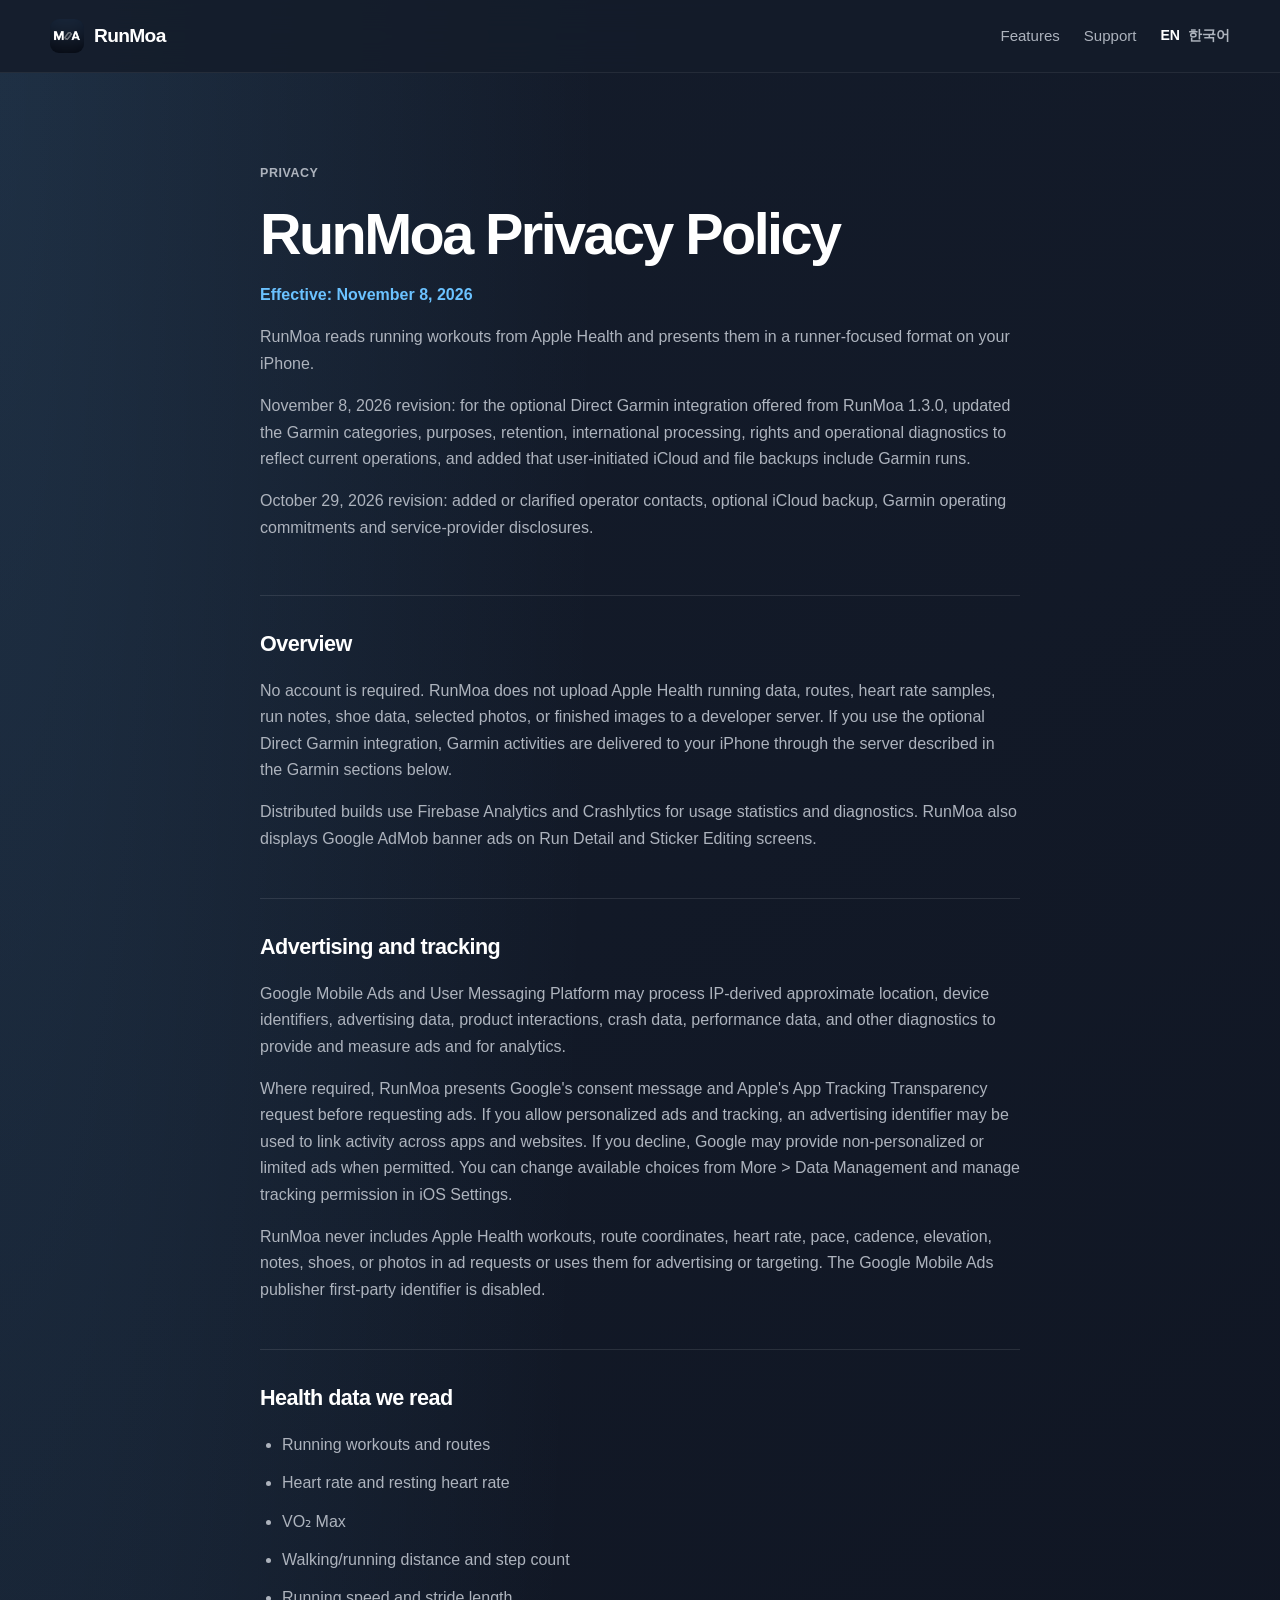
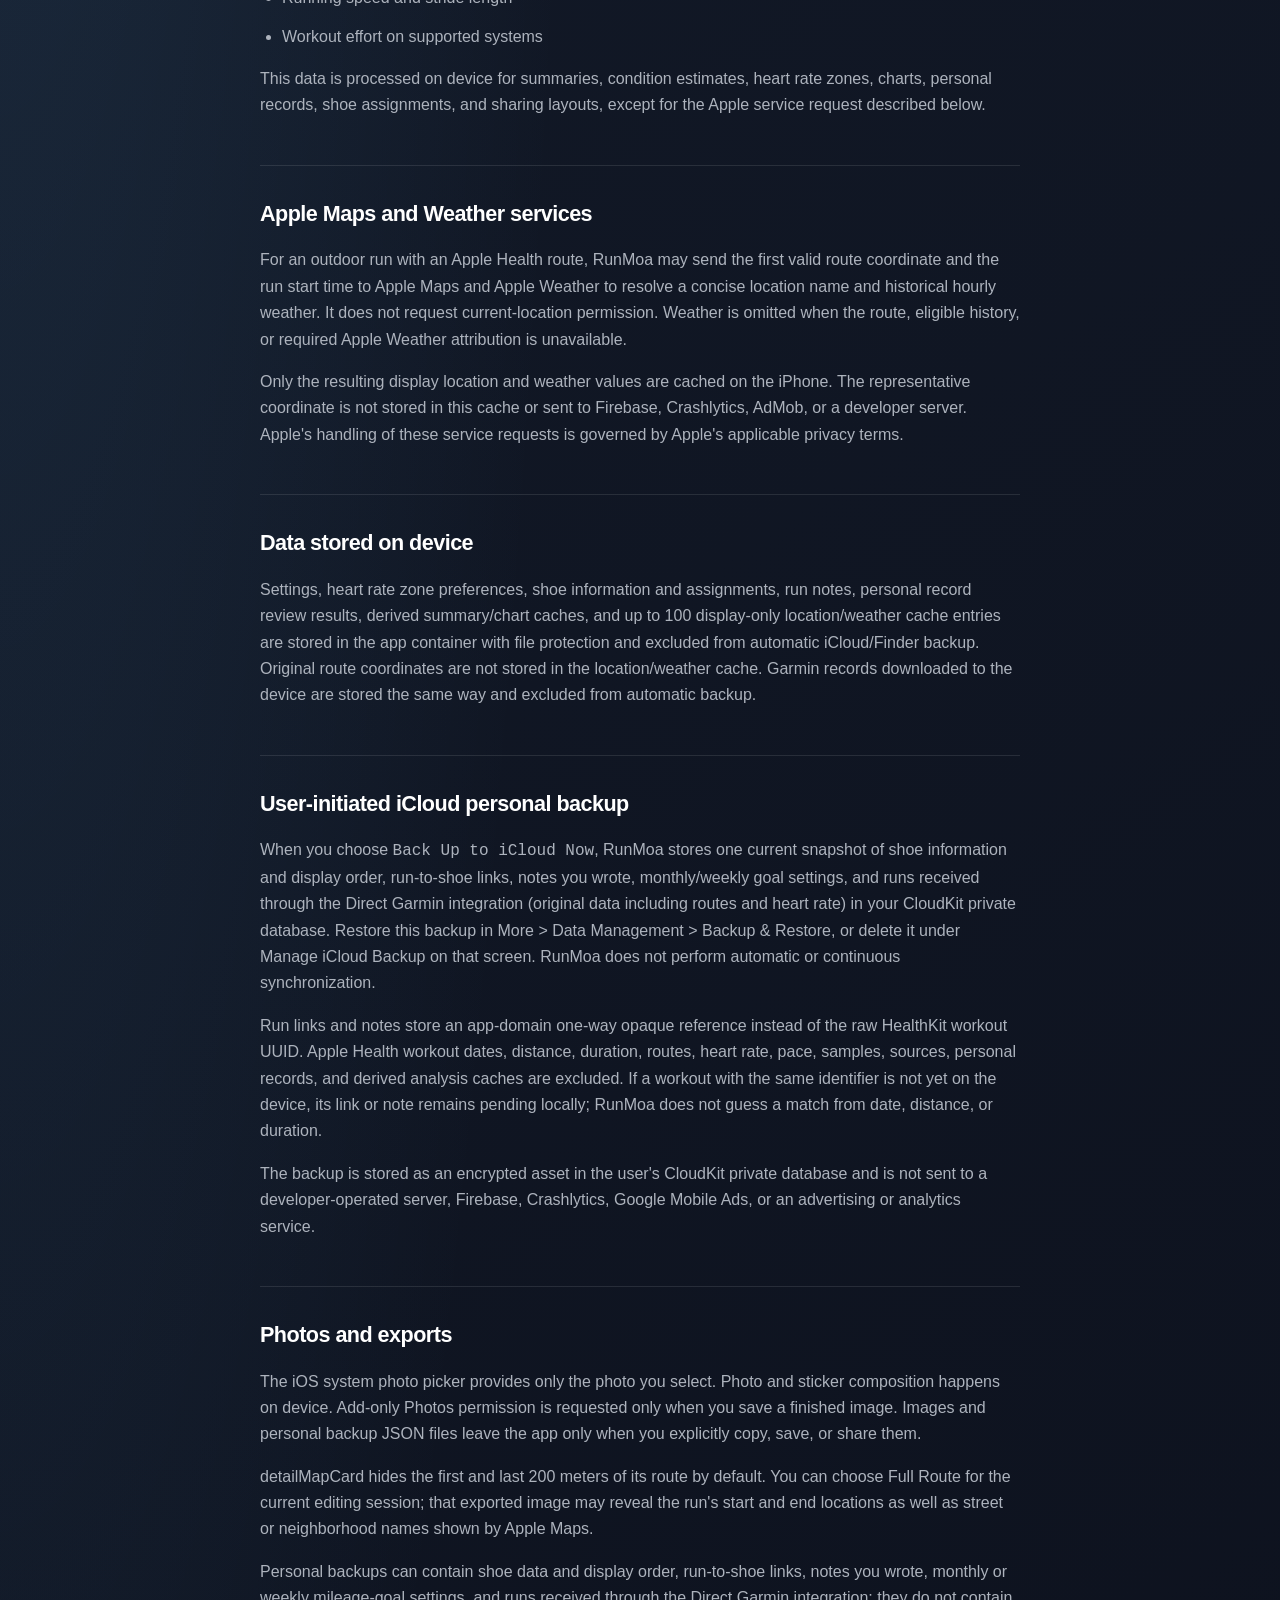
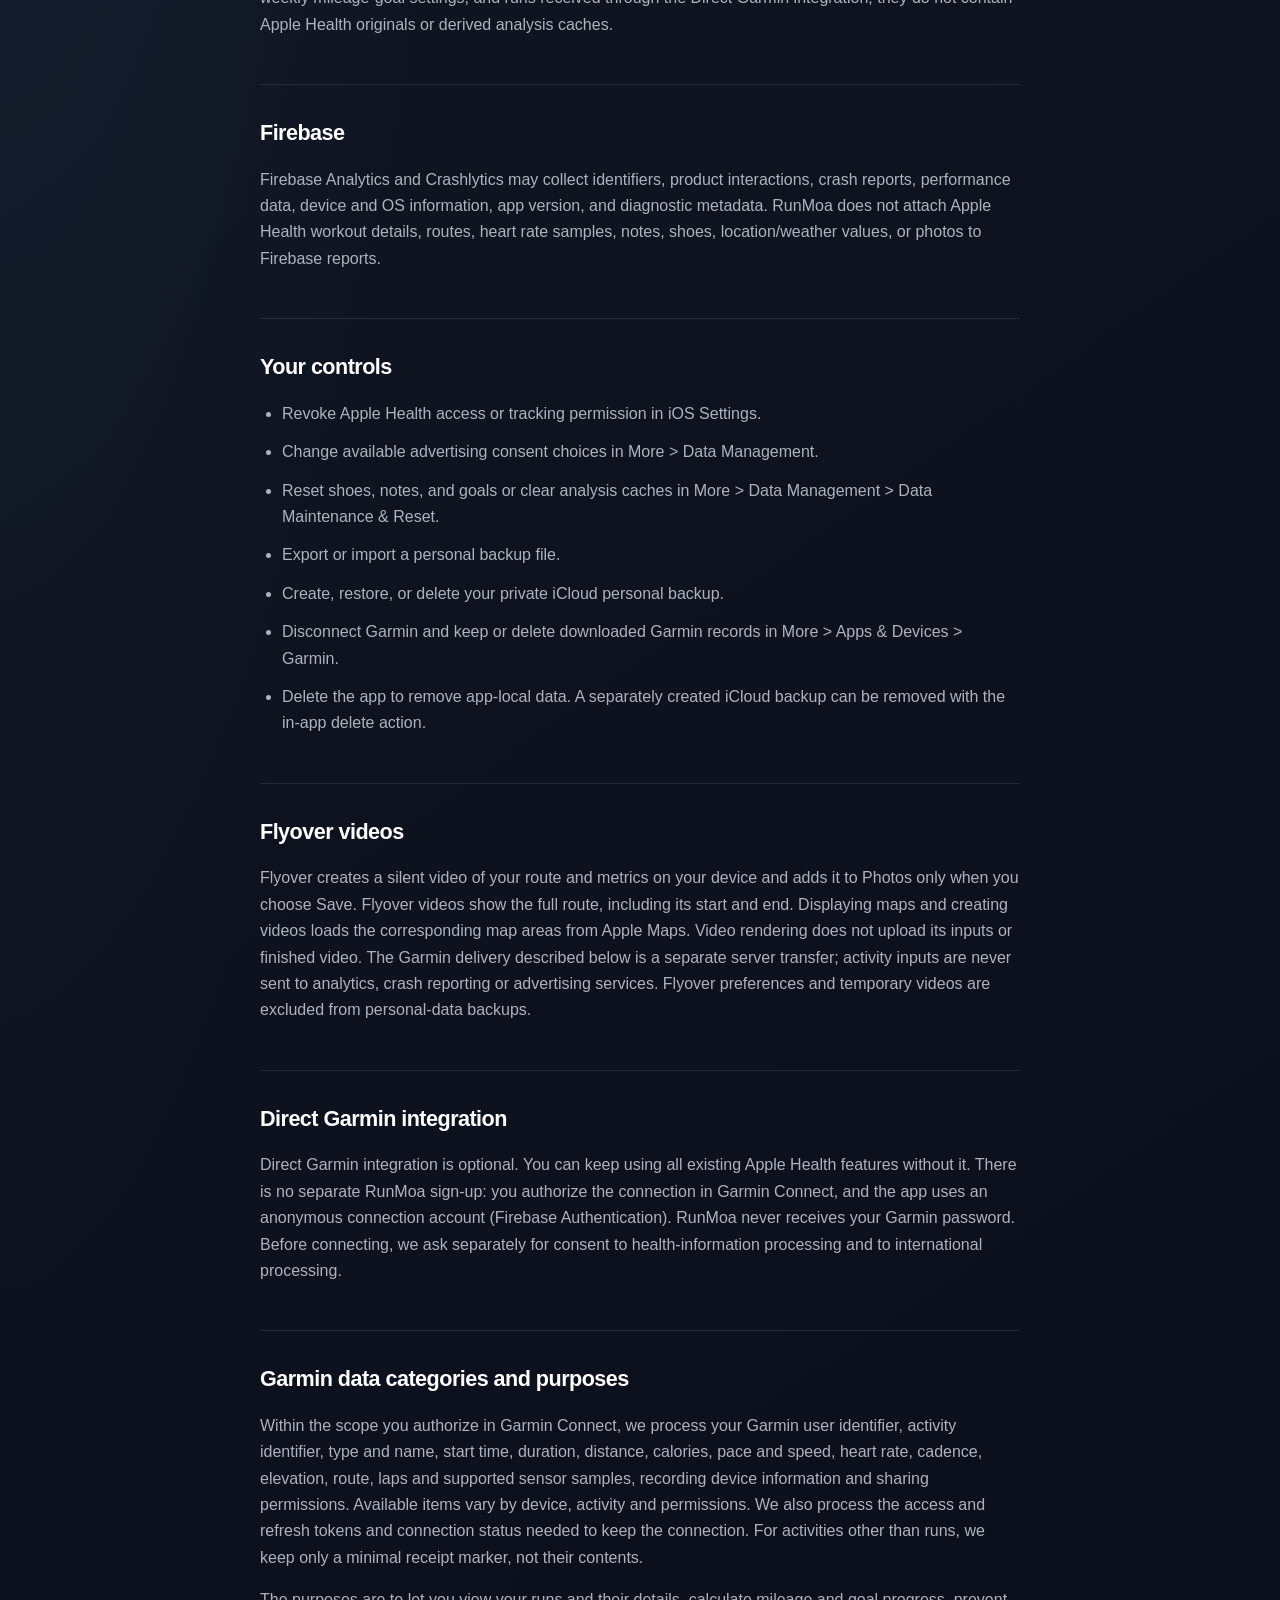
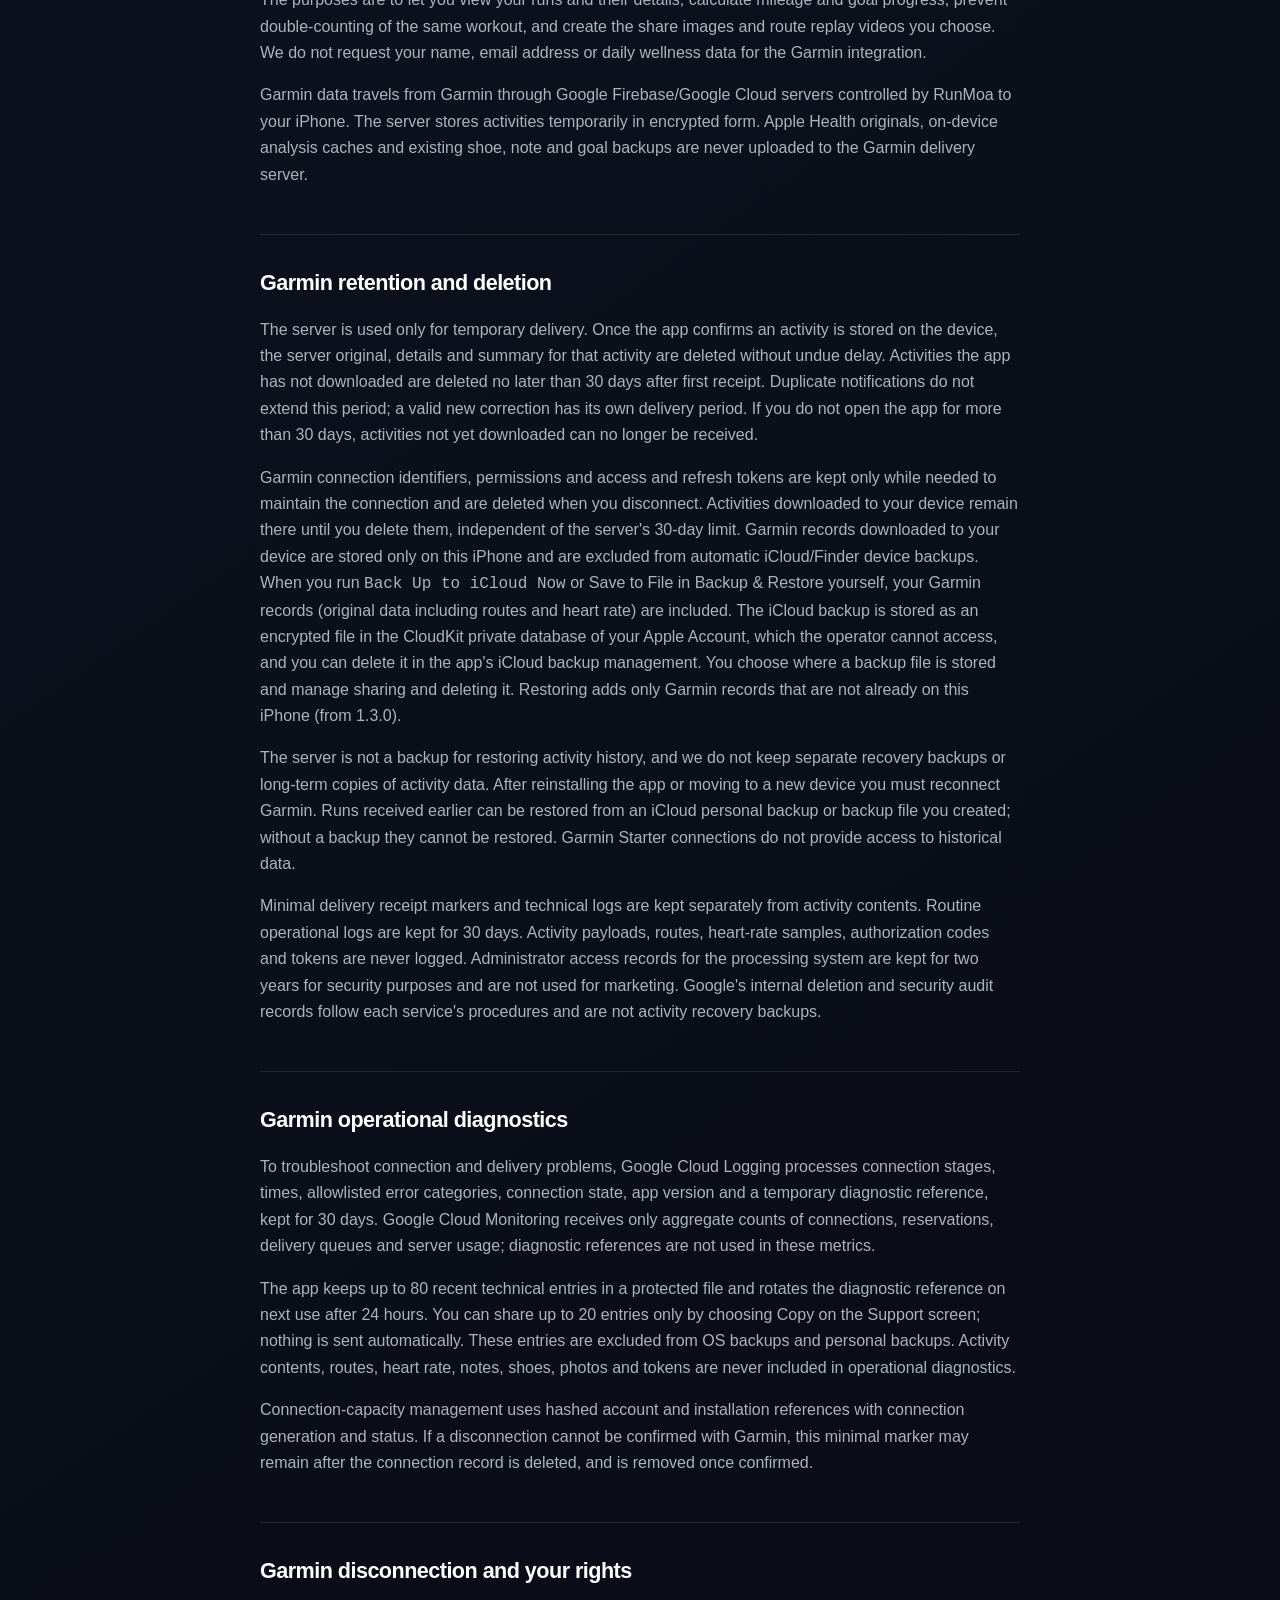
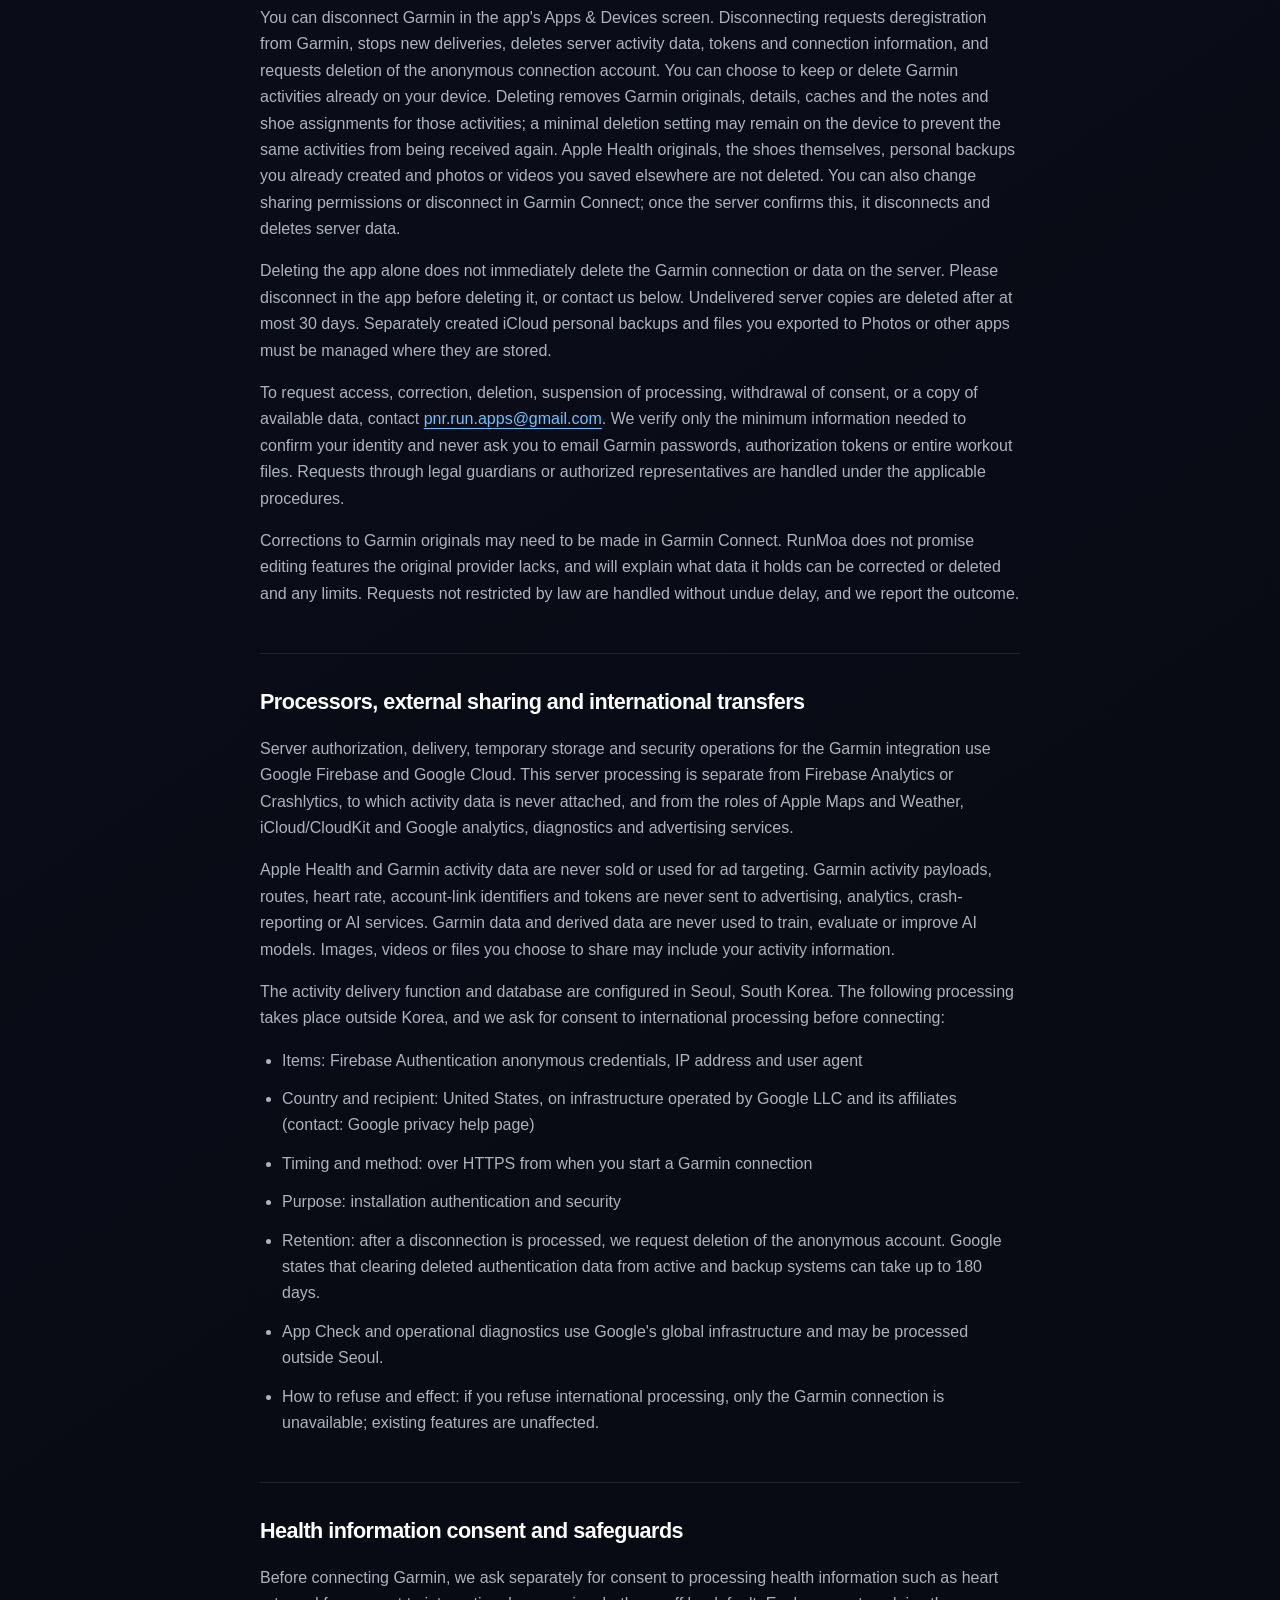
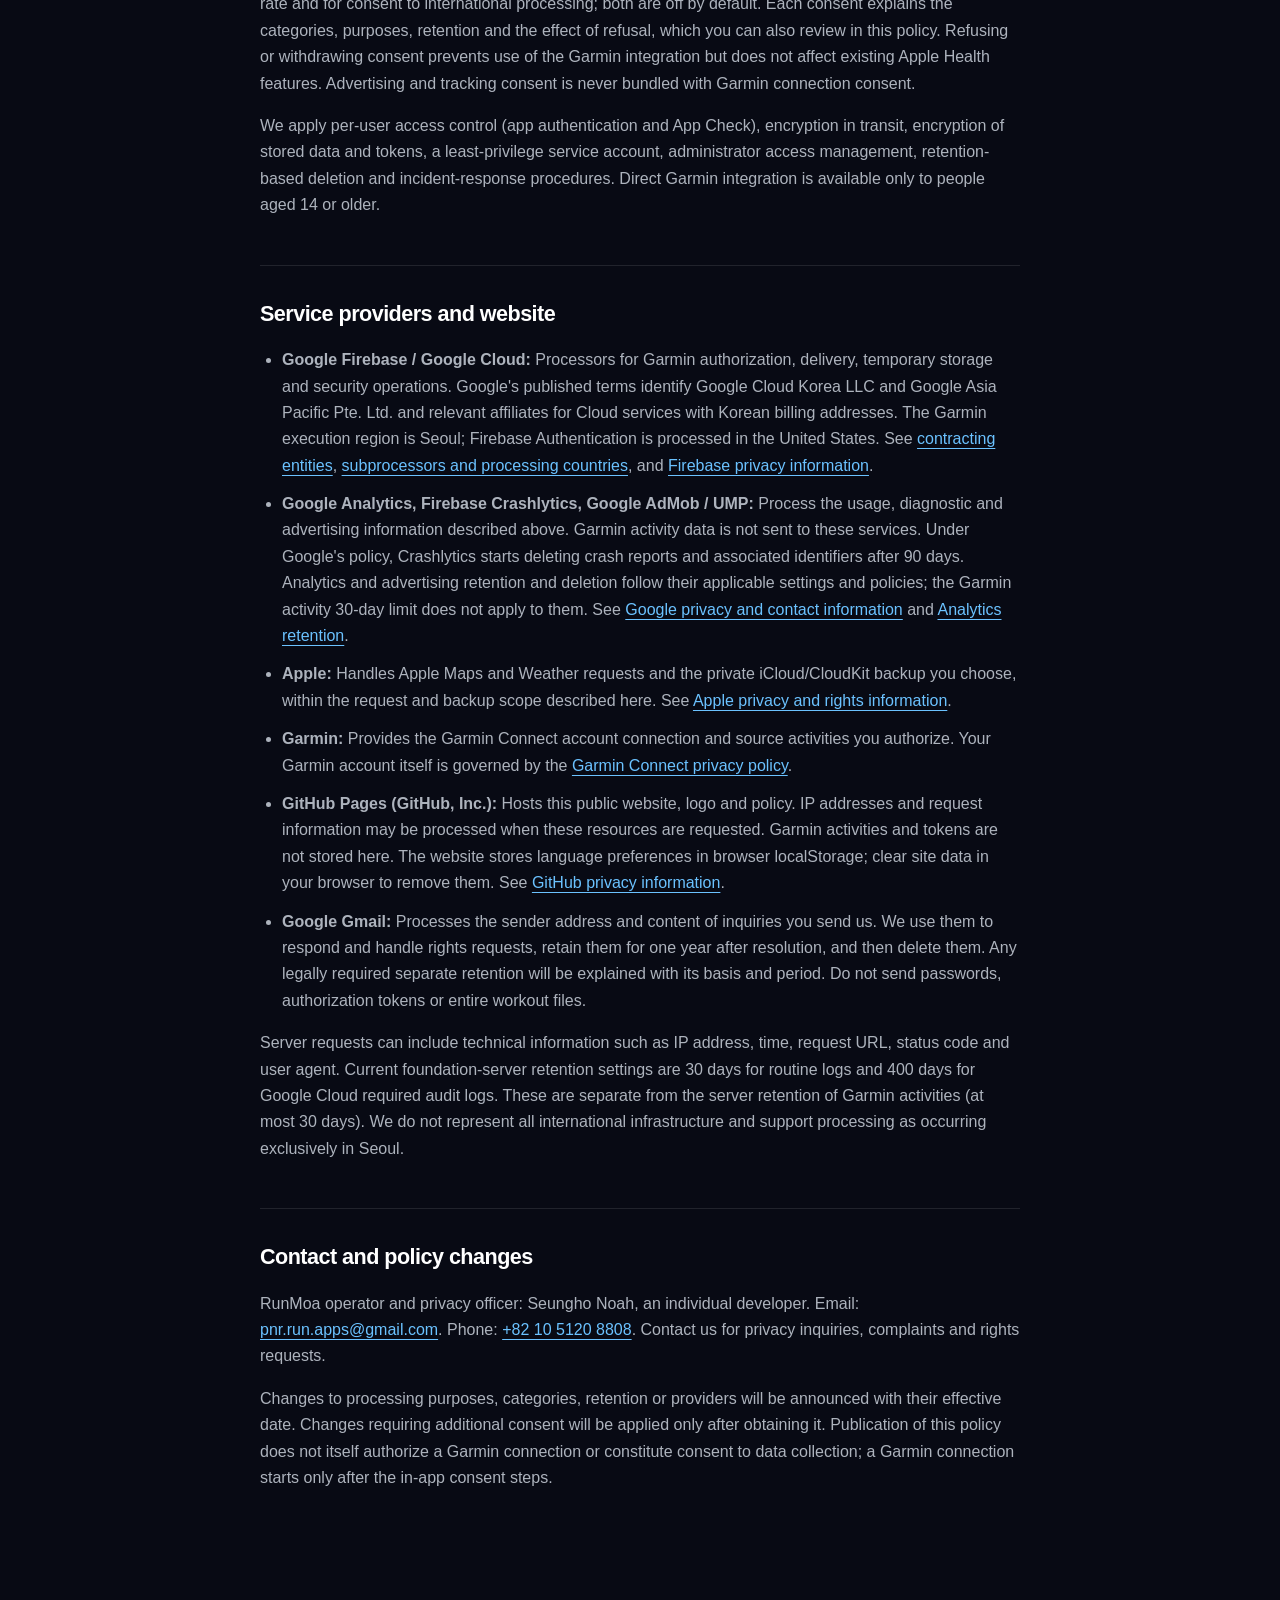
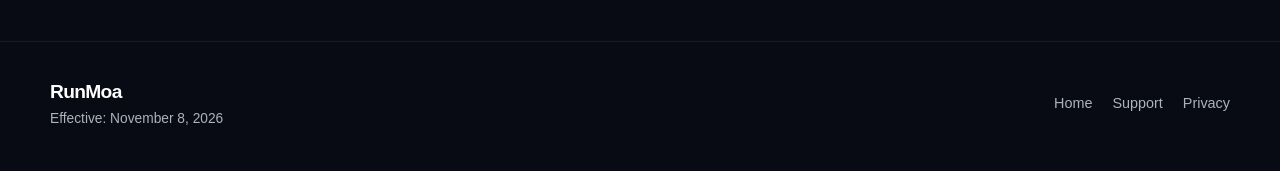
<file: en/privacy/index.html>
<!doctype html>
<html lang="en">
<head>
  <meta charset="utf-8">
  <meta name="viewport" content="width=device-width,initial-scale=1">
  <title>RunMoa Privacy Policy</title>
  <meta name="description" content="How RunMoa handles Apple Health data, local storage, Apple weather services, analytics, advertising, and diagnostics.">
  <link rel="canonical" href="https://shnoah.github.io/runmoa/en/privacy/">
  <link rel="alternate" hreflang="en" href="https://shnoah.github.io/runmoa/en/privacy/">
  <link rel="alternate" hreflang="ko" href="https://shnoah.github.io/runmoa/ko/privacy/">
  <meta property="og:locale" content="en_US">
  <meta property="og:title" content="RunMoa Privacy Policy">
  <meta property="og:image" content="https://shnoah.github.io/runmoa/assets/runmoa-icon.png">
  <link rel="icon" href="../../assets/runmoa-icon.png">
  <link rel="stylesheet" href="../../assets/styles.css?v=8">
  <style>.document-section{overflow-wrap:anywhere}.document-section li+li{margin-top:12px}</style>
</head>
<body>
  <a class="skip-link" href="#main">Skip to content</a>
  <header class="site-header">
    <nav class="nav-shell" aria-label="Main navigation">
      <a class="brand" href="../"><img src="../../assets/runmoa-icon.png" alt="" width="34" height="34"><span>RunMoa</span></a>
      <div class="nav-links"><a href="../#features">Features</a><a href="../support/">Support</a><span class="language-switch"><strong>EN</strong><a href="../../ko/privacy/" onclick="localStorage.setItem('runmoa-language','ko')">한국어</a></span></div>
    </nav>
  </header>
  <main id="main" class="document-shell">
    <header class="document-hero">
      <p class="eyebrow">PRIVACY</p>
      <h1>RunMoa Privacy Policy</h1>
      <p class="updated">Effective: November 8, 2026</p>
      <p>RunMoa reads running workouts from Apple Health and presents them in a runner-focused format on your iPhone.</p>
<p>November 8, 2026 revision: for the optional Direct Garmin integration offered from RunMoa 1.3.0, updated the Garmin categories, purposes, retention, international processing, rights and operational diagnostics to reflect current operations, and added that user-initiated iCloud and file backups include Garmin runs.</p>
<p>October 29, 2026 revision: added or clarified operator contacts, optional iCloud backup, Garmin operating commitments and service-provider disclosures.</p>
    </header>
<section class="document-section"><h2>Overview</h2><p>No account is required. RunMoa does not upload Apple Health running data, routes, heart rate samples, run notes, shoe data, selected photos, or finished images to a developer server. If you use the optional Direct Garmin integration, Garmin activities are delivered to your iPhone through the server described in the Garmin sections below.</p>
<p>Distributed builds use Firebase Analytics and Crashlytics for usage statistics and diagnostics. RunMoa also displays Google AdMob banner ads on Run Detail and Sticker Editing screens.</p></section>
<section class="document-section"><h2>Advertising and tracking</h2><p>Google Mobile Ads and User Messaging Platform may process IP-derived approximate location, device identifiers, advertising data, product interactions, crash data, performance data, and other diagnostics to provide and measure ads and for analytics.</p>
<p>Where required, RunMoa presents Google's consent message and Apple's App Tracking Transparency request before requesting ads. If you allow personalized ads and tracking, an advertising identifier may be used to link activity across apps and websites. If you decline, Google may provide non-personalized or limited ads when permitted. You can change available choices from More &gt; Data Management and manage tracking permission in iOS Settings.</p>
<p>RunMoa never includes Apple Health workouts, route coordinates, heart rate, pace, cadence, elevation, notes, shoes, or photos in ad requests or uses them for advertising or targeting. The Google Mobile Ads publisher first-party identifier is disabled.</p></section>
<section class="document-section"><h2>Health data we read</h2><ul><li>Running workouts and routes</li>
<li>Heart rate and resting heart rate</li>
<li>VO₂ Max</li>
<li>Walking/running distance and step count</li>
<li>Running speed and stride length</li>
<li>Workout effort on supported systems</li></ul>
<p>This data is processed on device for summaries, condition estimates, heart rate zones, charts, personal records, shoe assignments, and sharing layouts, except for the Apple service request described below.</p></section>
<section class="document-section"><h2>Apple Maps and Weather services</h2><p>For an outdoor run with an Apple Health route, RunMoa may send the first valid route coordinate and the run start time to Apple Maps and Apple Weather to resolve a concise location name and historical hourly weather. It does not request current-location permission. Weather is omitted when the route, eligible history, or required Apple Weather attribution is unavailable.</p>
<p>Only the resulting display location and weather values are cached on the iPhone. The representative coordinate is not stored in this cache or sent to Firebase, Crashlytics, AdMob, or a developer server. Apple's handling of these service requests is governed by Apple's applicable privacy terms.</p></section>
<section class="document-section"><h2>Data stored on device</h2><p>Settings, heart rate zone preferences, shoe information and assignments, run notes, personal record review results, derived summary/chart caches, and up to 100 display-only location/weather cache entries are stored in the app container with file protection and excluded from automatic iCloud/Finder backup. Original route coordinates are not stored in the location/weather cache. Garmin records downloaded to the device are stored the same way and excluded from automatic backup.</p></section>
<section class="document-section"><h2>User-initiated iCloud personal backup</h2><p>When you choose <code>Back Up to iCloud Now</code>, RunMoa stores one current snapshot of shoe information and display order, run-to-shoe links, notes you wrote, monthly/weekly goal settings, and runs received through the Direct Garmin integration (original data including routes and heart rate) in your CloudKit private database. Restore this backup in More &gt; Data Management &gt; Backup &amp; Restore, or delete it under Manage iCloud Backup on that screen. RunMoa does not perform automatic or continuous synchronization.</p>
<p>Run links and notes store an app-domain one-way opaque reference instead of the raw HealthKit workout UUID. Apple Health workout dates, distance, duration, routes, heart rate, pace, samples, sources, personal records, and derived analysis caches are excluded. If a workout with the same identifier is not yet on the device, its link or note remains pending locally; RunMoa does not guess a match from date, distance, or duration.</p>
<p>The backup is stored as an encrypted asset in the user's CloudKit private database and is not sent to a developer-operated server, Firebase, Crashlytics, Google Mobile Ads, or an advertising or analytics service.</p></section>
<section class="document-section"><h2>Photos and exports</h2><p>The iOS system photo picker provides only the photo you select. Photo and sticker composition happens on device. Add-only Photos permission is requested only when you save a finished image. Images and personal backup JSON files leave the app only when you explicitly copy, save, or share them.</p>
<p>detailMapCard hides the first and last 200 meters of its route by default. You can choose Full Route for the current editing session; that exported image may reveal the run's start and end locations as well as street or neighborhood names shown by Apple Maps.</p>
<p>Personal backups can contain shoe data and display order, run-to-shoe links, notes you wrote, monthly or weekly mileage-goal settings, and runs received through the Direct Garmin integration; they do not contain Apple Health originals or derived analysis caches.</p></section>
<section class="document-section"><h2>Firebase</h2><p>Firebase Analytics and Crashlytics may collect identifiers, product interactions, crash reports, performance data, device and OS information, app version, and diagnostic metadata. RunMoa does not attach Apple Health workout details, routes, heart rate samples, notes, shoes, location/weather values, or photos to Firebase reports.</p></section>
<section class="document-section"><h2>Your controls</h2><ul><li>Revoke Apple Health access or tracking permission in iOS Settings.</li>
<li>Change available advertising consent choices in More &gt; Data Management.</li>
<li>Reset shoes, notes, and goals or clear analysis caches in More &gt; Data Management &gt; Data Maintenance &amp; Reset.</li>
<li>Export or import a personal backup file.</li>
<li>Create, restore, or delete your private iCloud personal backup.</li>
<li>Disconnect Garmin and keep or delete downloaded Garmin records in More &gt; Apps &amp; Devices &gt; Garmin.</li>
<li>Delete the app to remove app-local data. A separately created iCloud backup can be removed with the in-app delete action.</li></ul></section>
<section class="document-section"><h2>Flyover videos</h2><p>Flyover creates a silent video of your route and metrics on your device and adds it to Photos only when you choose Save. Flyover videos show the full route, including its start and end. Displaying maps and creating videos loads the corresponding map areas from Apple Maps. Video rendering does not upload its inputs or finished video. The Garmin delivery described below is a separate server transfer; activity inputs are never sent to analytics, crash reporting or advertising services. Flyover preferences and temporary videos are excluded from personal-data backups.</p></section>
<section class="document-section" id="garmin-0"><h2>Direct Garmin integration</h2><p>Direct Garmin integration is optional. You can keep using all existing Apple Health features without it. There is no separate RunMoa sign-up: you authorize the connection in Garmin Connect, and the app uses an anonymous connection account (Firebase Authentication). RunMoa never receives your Garmin password. Before connecting, we ask separately for consent to health-information processing and to international processing.</p></section>
<section class="document-section" id="garmin-1"><h2>Garmin data categories and purposes</h2><p>Within the scope you authorize in Garmin Connect, we process your Garmin user identifier, activity identifier, type and name, start time, duration, distance, calories, pace and speed, heart rate, cadence, elevation, route, laps and supported sensor samples, recording device information and sharing permissions. Available items vary by device, activity and permissions. We also process the access and refresh tokens and connection status needed to keep the connection. For activities other than runs, we keep only a minimal receipt marker, not their contents.</p>
<p>The purposes are to let you view your runs and their details, calculate mileage and goal progress, prevent double-counting of the same workout, and create the share images and route replay videos you choose. We do not request your name, email address or daily wellness data for the Garmin integration.</p>
<p>Garmin data travels from Garmin through Google Firebase/Google Cloud servers controlled by RunMoa to your iPhone. The server stores activities temporarily in encrypted form. Apple Health originals, on-device analysis caches and existing shoe, note and goal backups are never uploaded to the Garmin delivery server.</p></section>
<section class="document-section" id="garmin-2"><h2>Garmin retention and deletion</h2><p>The server is used only for temporary delivery. Once the app confirms an activity is stored on the device, the server original, details and summary for that activity are deleted without undue delay. Activities the app has not downloaded are deleted no later than 30 days after first receipt. Duplicate notifications do not extend this period; a valid new correction has its own delivery period. If you do not open the app for more than 30 days, activities not yet downloaded can no longer be received.</p>
<p>Garmin connection identifiers, permissions and access and refresh tokens are kept only while needed to maintain the connection and are deleted when you disconnect. Activities downloaded to your device remain there until you delete them, independent of the server's 30-day limit. Garmin records downloaded to your device are stored only on this iPhone and are excluded from automatic iCloud/Finder device backups. When you run <code>Back Up to iCloud Now</code> or Save to File in Backup &amp; Restore yourself, your Garmin records (original data including routes and heart rate) are included. The iCloud backup is stored as an encrypted file in the CloudKit private database of your Apple Account, which the operator cannot access, and you can delete it in the app's iCloud backup management. You choose where a backup file is stored and manage sharing and deleting it. Restoring adds only Garmin records that are not already on this iPhone (from 1.3.0).</p>
<p>The server is not a backup for restoring activity history, and we do not keep separate recovery backups or long-term copies of activity data. After reinstalling the app or moving to a new device you must reconnect Garmin. Runs received earlier can be restored from an iCloud personal backup or backup file you created; without a backup they cannot be restored. Garmin Starter connections do not provide access to historical data.</p>
<p>Minimal delivery receipt markers and technical logs are kept separately from activity contents. Routine operational logs are kept for 30 days. Activity payloads, routes, heart-rate samples, authorization codes and tokens are never logged. Administrator access records for the processing system are kept for two years for security purposes and are not used for marketing. Google's internal deletion and security audit records follow each service's procedures and are not activity recovery backups.</p></section>
<section class="document-section" id="garmin-diagnostics"><h2>Garmin operational diagnostics</h2><p>To troubleshoot connection and delivery problems, Google Cloud Logging processes connection stages, times, allowlisted error categories, connection state, app version and a temporary diagnostic reference, kept for 30 days. Google Cloud Monitoring receives only aggregate counts of connections, reservations, delivery queues and server usage; diagnostic references are not used in these metrics.</p>
<p>The app keeps up to 80 recent technical entries in a protected file and rotates the diagnostic reference on next use after 24 hours. You can share up to 20 entries only by choosing Copy on the Support screen; nothing is sent automatically. These entries are excluded from OS backups and personal backups. Activity contents, routes, heart rate, notes, shoes, photos and tokens are never included in operational diagnostics.</p>
<p>Connection-capacity management uses hashed account and installation references with connection generation and status. If a disconnection cannot be confirmed with Garmin, this minimal marker may remain after the connection record is deleted, and is removed once confirmed.</p></section>
<section class="document-section" id="garmin-3"><h2>Garmin disconnection and your rights</h2><p>You can disconnect Garmin in the app's Apps &amp; Devices screen. Disconnecting requests deregistration from Garmin, stops new deliveries, deletes server activity data, tokens and connection information, and requests deletion of the anonymous connection account. You can choose to keep or delete Garmin activities already on your device. Deleting removes Garmin originals, details, caches and the notes and shoe assignments for those activities; a minimal deletion setting may remain on the device to prevent the same activities from being received again. Apple Health originals, the shoes themselves, personal backups you already created and photos or videos you saved elsewhere are not deleted. You can also change sharing permissions or disconnect in Garmin Connect; once the server confirms this, it disconnects and deletes server data.</p>
<p>Deleting the app alone does not immediately delete the Garmin connection or data on the server. Please disconnect in the app before deleting it, or contact us below. Undelivered server copies are deleted after at most 30 days. Separately created iCloud personal backups and files you exported to Photos or other apps must be managed where they are stored.</p>
<p>To request access, correction, deletion, suspension of processing, withdrawal of consent, or a copy of available data, contact <a href="mailto:pnr.run.apps@gmail.com">pnr.run.apps@gmail.com</a>. We verify only the minimum information needed to confirm your identity and never ask you to email Garmin passwords, authorization tokens or entire workout files. Requests through legal guardians or authorized representatives are handled under the applicable procedures.</p>
<p>Corrections to Garmin originals may need to be made in Garmin Connect. RunMoa does not promise editing features the original provider lacks, and will explain what data it holds can be corrected or deleted and any limits. Requests not restricted by law are handled without undue delay, and we report the outcome.</p></section>
<section class="document-section" id="garmin-4"><h2>Processors, external sharing and international transfers</h2><p>Server authorization, delivery, temporary storage and security operations for the Garmin integration use Google Firebase and Google Cloud. This server processing is separate from Firebase Analytics or Crashlytics, to which activity data is never attached, and from the roles of Apple Maps and Weather, iCloud/CloudKit and Google analytics, diagnostics and advertising services.</p>
<p>Apple Health and Garmin activity data are never sold or used for ad targeting. Garmin activity payloads, routes, heart rate, account-link identifiers and tokens are never sent to advertising, analytics, crash-reporting or AI services. Garmin data and derived data are never used to train, evaluate or improve AI models. Images, videos or files you choose to share may include your activity information.</p>
<p>The activity delivery function and database are configured in Seoul, South Korea. The following processing takes place outside Korea, and we ask for consent to international processing before connecting:</p>
<ul><li>Items: Firebase Authentication anonymous credentials, IP address and user agent</li>
<li>Country and recipient: United States, on infrastructure operated by Google LLC and its affiliates (contact: Google privacy help page)</li>
<li>Timing and method: over HTTPS from when you start a Garmin connection</li>
<li>Purpose: installation authentication and security</li>
<li>Retention: after a disconnection is processed, we request deletion of the anonymous account. Google states that clearing deleted authentication data from active and backup systems can take up to 180 days.</li>
<li>App Check and operational diagnostics use Google's global infrastructure and may be processed outside Seoul.</li>
<li>How to refuse and effect: if you refuse international processing, only the Garmin connection is unavailable; existing features are unaffected.</li></ul></section>
<section class="document-section" id="garmin-5"><h2>Health information consent and safeguards</h2><p>Before connecting Garmin, we ask separately for consent to processing health information such as heart rate and for consent to international processing; both are off by default. Each consent explains the categories, purposes, retention and the effect of refusal, which you can also review in this policy. Refusing or withdrawing consent prevents use of the Garmin integration but does not affect existing Apple Health features. Advertising and tracking consent is never bundled with Garmin connection consent.</p>
<p>We apply per-user access control (app authentication and App Check), encryption in transit, encryption of stored data and tokens, a least-privilege service account, administrator access management, retention-based deletion and incident-response procedures. Direct Garmin integration is available only to people aged 14 or older.</p></section>
<section class="document-section" id="providers"><h2>Service providers and website</h2><ul><li><strong>Google Firebase / Google Cloud:</strong> Processors for Garmin authorization, delivery, temporary storage and security operations. Google's published terms identify Google Cloud Korea LLC and Google Asia Pacific Pte. Ltd. and relevant affiliates for Cloud services with Korean billing addresses. The Garmin execution region is Seoul; Firebase Authentication is processed in the United States. See <a href="https://cloud.google.com/terms/google-entity">contracting entities</a>, <a href="https://cloud.google.com/terms/subprocessors">subprocessors and processing countries</a>, and <a href="https://firebase.google.com/support/privacy">Firebase privacy information</a>.</li>
<li><strong>Google Analytics, Firebase Crashlytics, Google AdMob / UMP:</strong> Process the usage, diagnostic and advertising information described above. Garmin activity data is not sent to these services. Under Google's policy, Crashlytics starts deleting crash reports and associated identifiers after 90 days. Analytics and advertising retention and deletion follow their applicable settings and policies; the Garmin activity 30-day limit does not apply to them. See <a href="https://policies.google.com/privacy">Google privacy and contact information</a> and <a href="https://support.google.com/analytics/answer/7667196">Analytics retention</a>.</li>
<li><strong>Apple:</strong> Handles Apple Maps and Weather requests and the private iCloud/CloudKit backup you choose, within the request and backup scope described here. See <a href="https://www.apple.com/legal/privacy/">Apple privacy and rights information</a>.</li>
<li><strong>Garmin:</strong> Provides the Garmin Connect account connection and source activities you authorize. Your Garmin account itself is governed by the <a href="https://www.garmin.com/en-US/privacy/connect/">Garmin Connect privacy policy</a>.</li>
<li><strong>GitHub Pages (GitHub, Inc.):</strong> Hosts this public website, logo and policy. IP addresses and request information may be processed when these resources are requested. Garmin activities and tokens are not stored here. The website stores language preferences in browser localStorage; clear site data in your browser to remove them. See <a href="https://docs.github.com/en/site-policy/privacy-policies/github-general-privacy-statement">GitHub privacy information</a>.</li>
<li><strong>Google Gmail:</strong> Processes the sender address and content of inquiries you send us. We use them to respond and handle rights requests, retain them for one year after resolution, and then delete them. Any legally required separate retention will be explained with its basis and period. Do not send passwords, authorization tokens or entire workout files.</li></ul>
<p>Server requests can include technical information such as IP address, time, request URL, status code and user agent. Current foundation-server retention settings are 30 days for routine logs and 400 days for Google Cloud required audit logs. These are separate from the server retention of Garmin activities (at most 30 days). We do not represent all international infrastructure and support processing as occurring exclusively in Seoul.</p></section>
<section class="document-section" id="garmin-6"><h2>Contact and policy changes</h2><p>RunMoa operator and privacy officer: Seungho Noah, an individual developer. Email: <a href="mailto:pnr.run.apps@gmail.com">pnr.run.apps@gmail.com</a>. Phone: <a href="tel:+821051208808">+82 10 5120 8808</a>. Contact us for privacy inquiries, complaints and rights requests.</p>
<p>Changes to processing purposes, categories, retention or providers will be announced with their effective date. Changes requiring additional consent will be applied only after obtaining it. Publication of this policy does not itself authorize a Garmin connection or constitute consent to data collection; a Garmin connection starts only after the in-app consent steps.</p></section>
  </main>
  <footer class="site-footer">
    <div class="footer-shell"><div><a class="brand" href="../"><span>RunMoa</span></a><div class="footer-meta">Effective: November 8, 2026</div></div><div class="footer-links"><a href="../">Home</a><a href="../support/">Support</a><a href="./">Privacy</a></div></div>
  </footer>
</body>
</html>
</file>
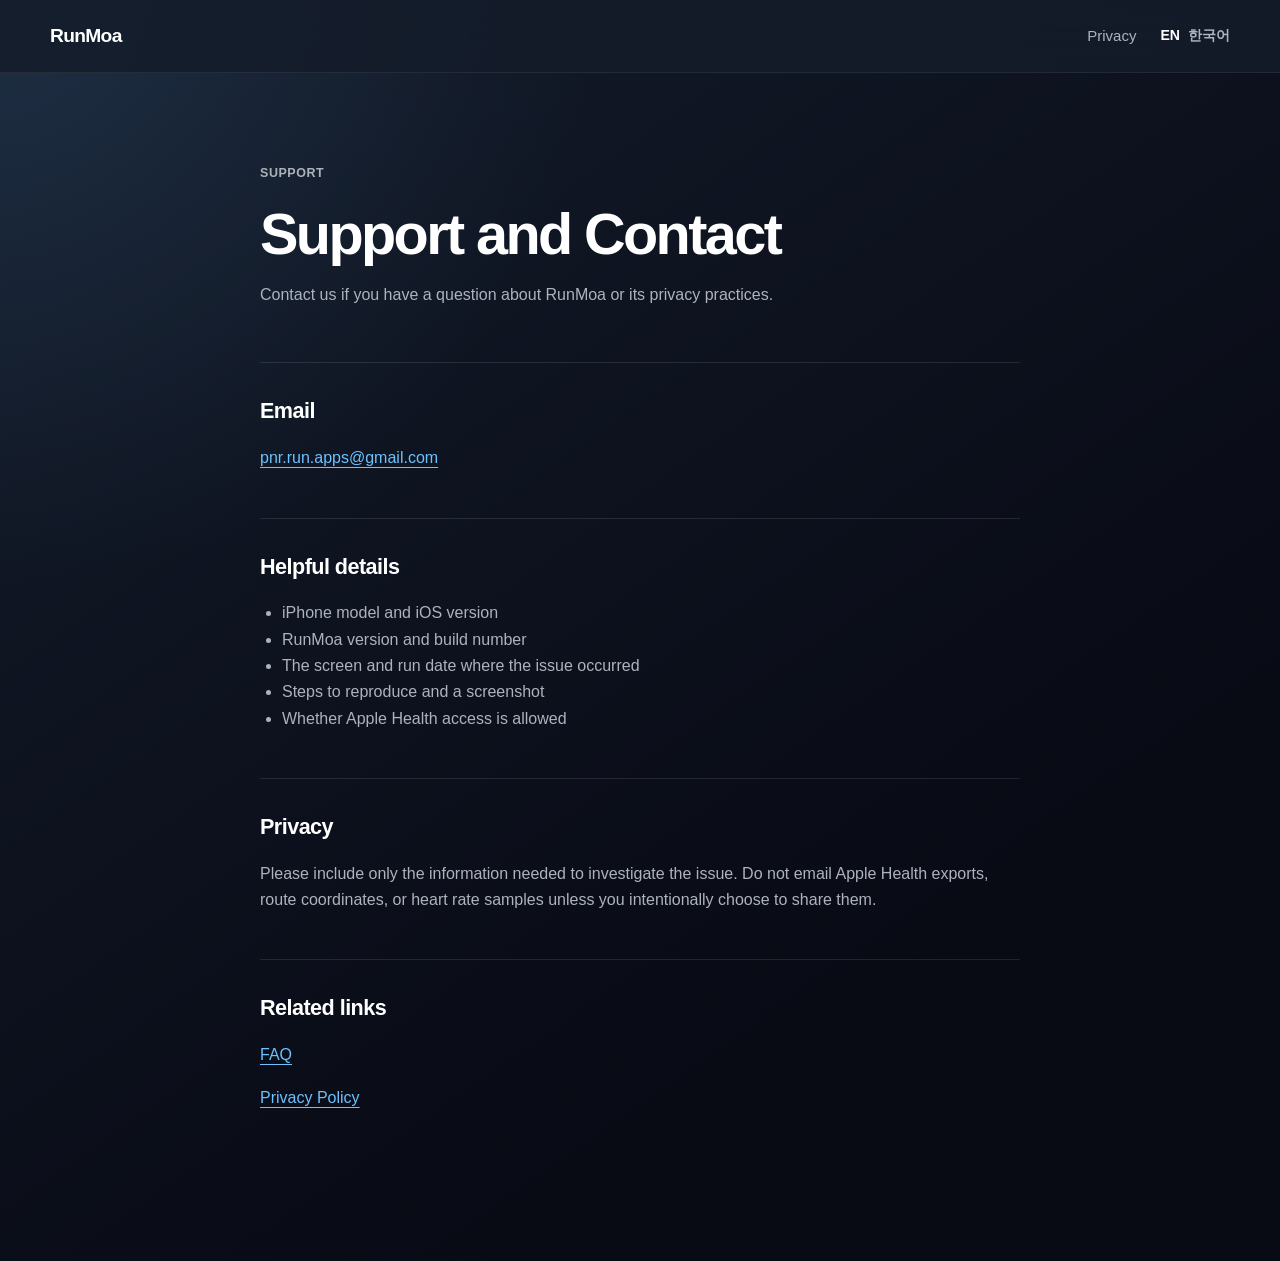
<file: en/support/index.html>
<!doctype html><html lang="en"><head><meta charset="utf-8"><meta name="viewport" content="width=device-width,initial-scale=1"><title>RunMoa Support</title><meta name="description" content="Contact RunMoa support and find the information that helps us investigate an issue."><link rel="canonical" href="https://shnoah.github.io/runmoa/en/support/"><link rel="alternate" hreflang="en" href="https://shnoah.github.io/runmoa/en/support/"><link rel="alternate" hreflang="ko" href="https://shnoah.github.io/runmoa/ko/support/"><meta property="og:locale" content="en_US"><link rel="stylesheet" href="../../assets/styles.css?v=8"></head><body><header class="site-header"><nav class="nav-shell" aria-label="Main navigation"><a class="brand" href="../">RunMoa</a><div class="nav-links"><a href="../privacy/">Privacy</a><span class="language-switch"><strong>EN</strong><a href="../../ko/support/" onclick="localStorage.setItem('runmoa-language','ko')">한국어</a></span></div></nav></header><main class="document-shell"><header class="document-hero"><p class="eyebrow">SUPPORT</p><h1>Support and Contact</h1><p>Contact us if you have a question about RunMoa or its privacy practices.</p></header><section class="document-section"><h2>Email</h2><p><a href="mailto:pnr.run.apps@gmail.com">pnr.run.apps@gmail.com</a></p></section><section class="document-section"><h2>Helpful details</h2><ul><li>iPhone model and iOS version</li><li>RunMoa version and build number</li><li>The screen and run date where the issue occurred</li><li>Steps to reproduce and a screenshot</li><li>Whether Apple Health access is allowed</li></ul></section><section class="document-section"><h2>Privacy</h2><p>Please include only the information needed to investigate the issue. Do not email Apple Health exports, route coordinates, or heart rate samples unless you intentionally choose to share them.</p></section><section class="document-section"><h2>Related links</h2><p><a href="../#faq">FAQ</a></p><p><a href="../privacy/">Privacy Policy</a></p></section></main></body></html>
</file>
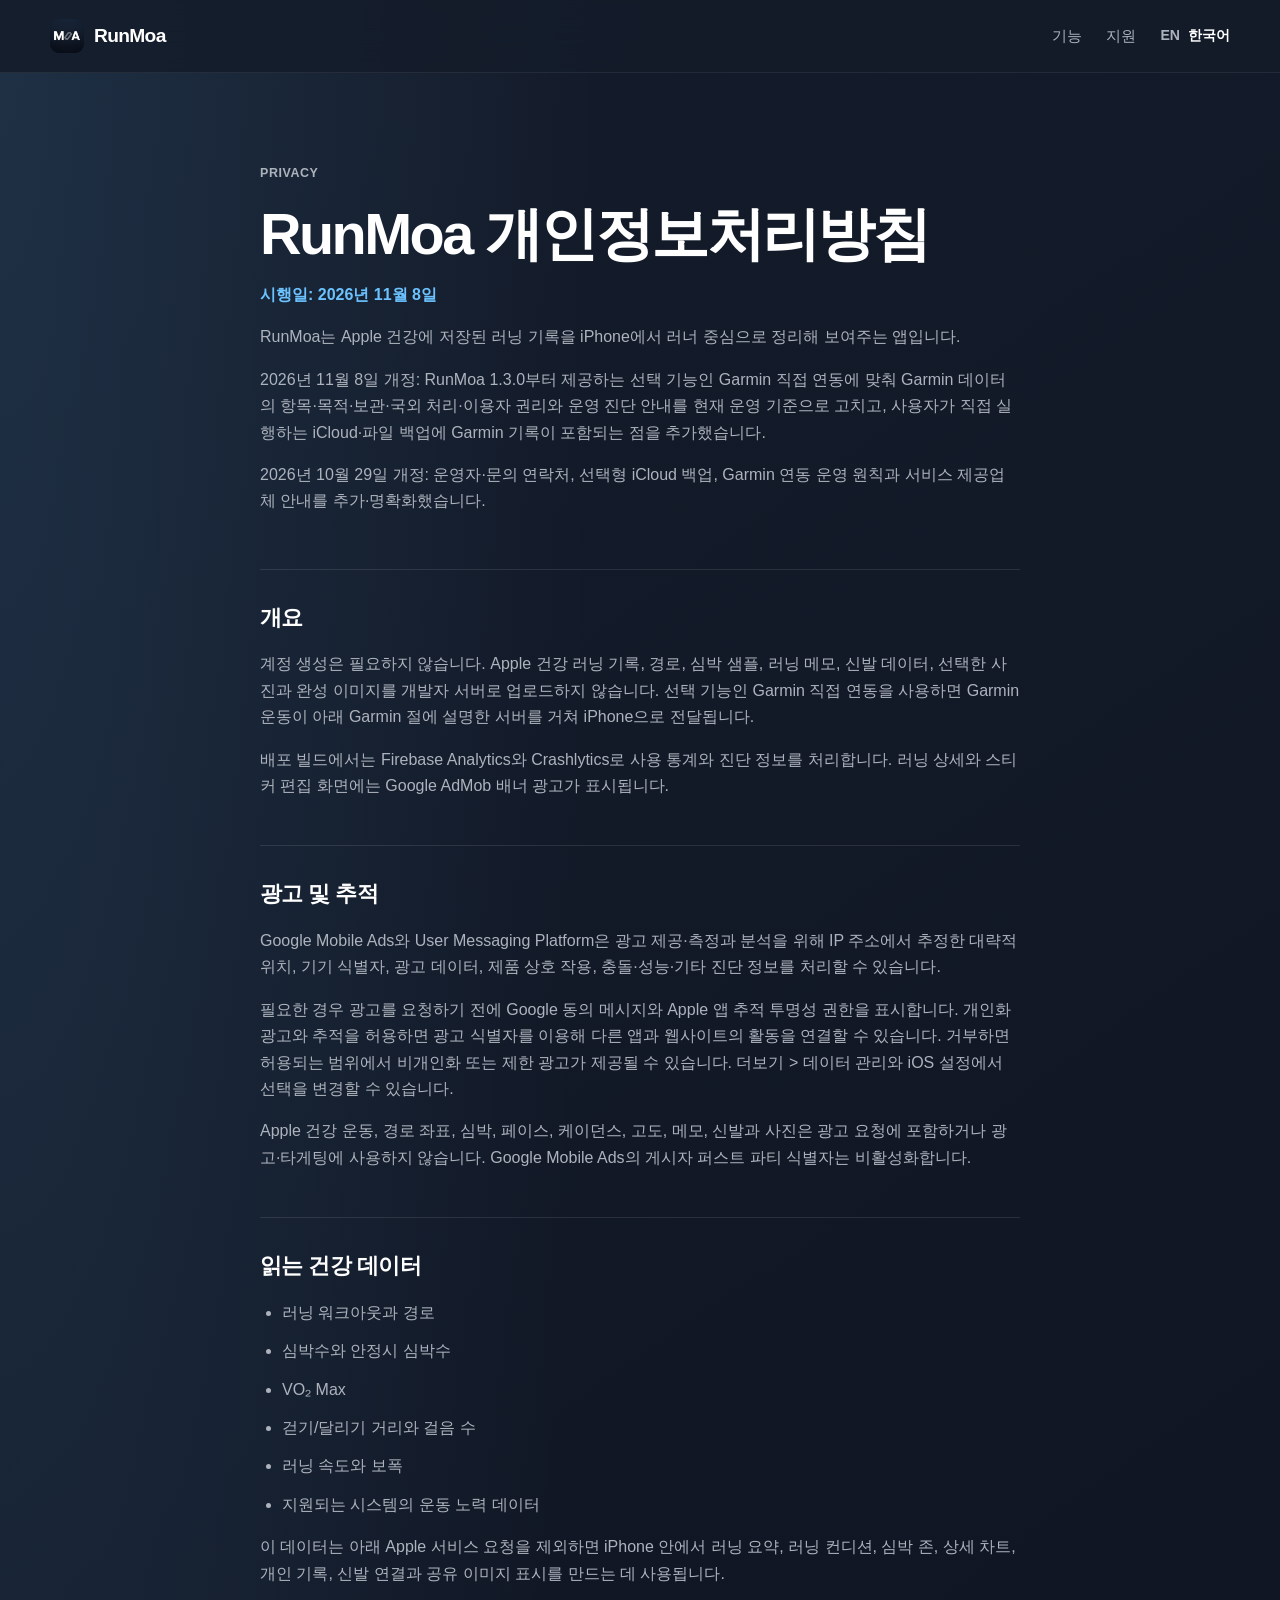
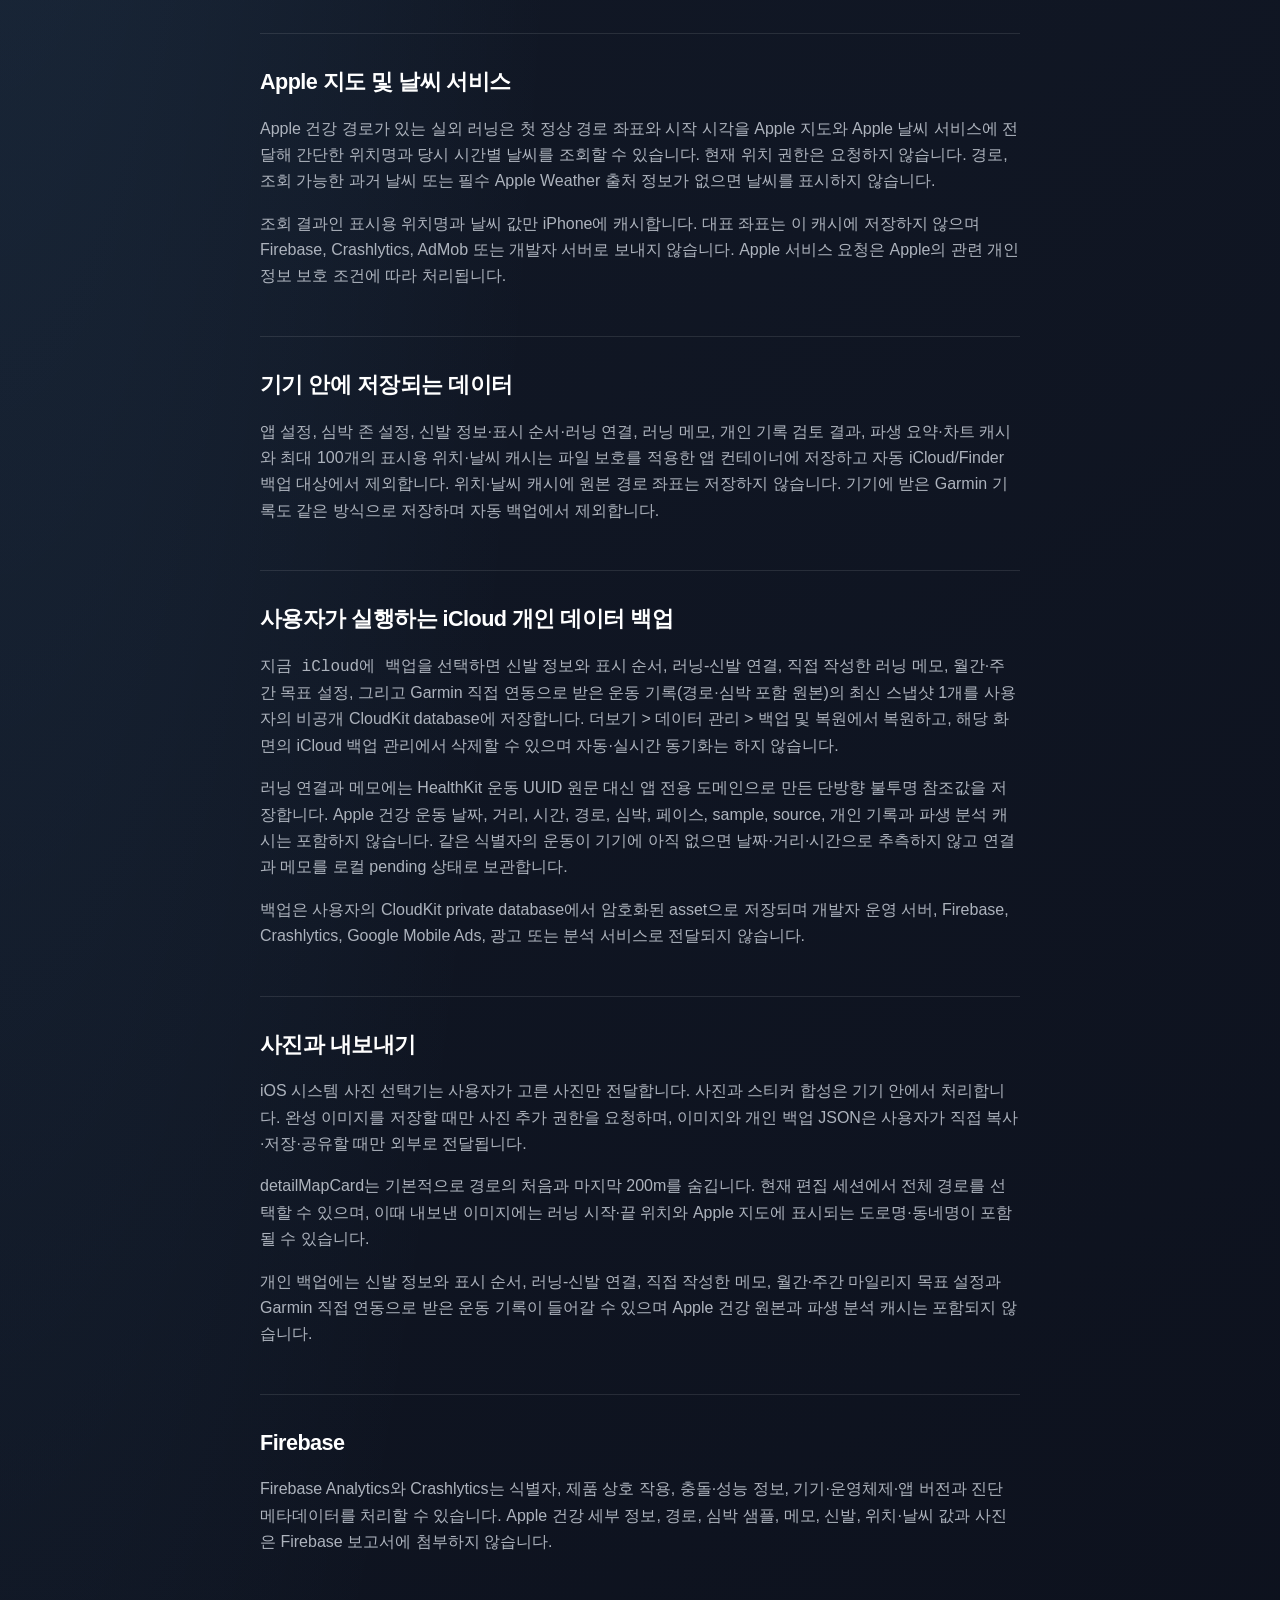
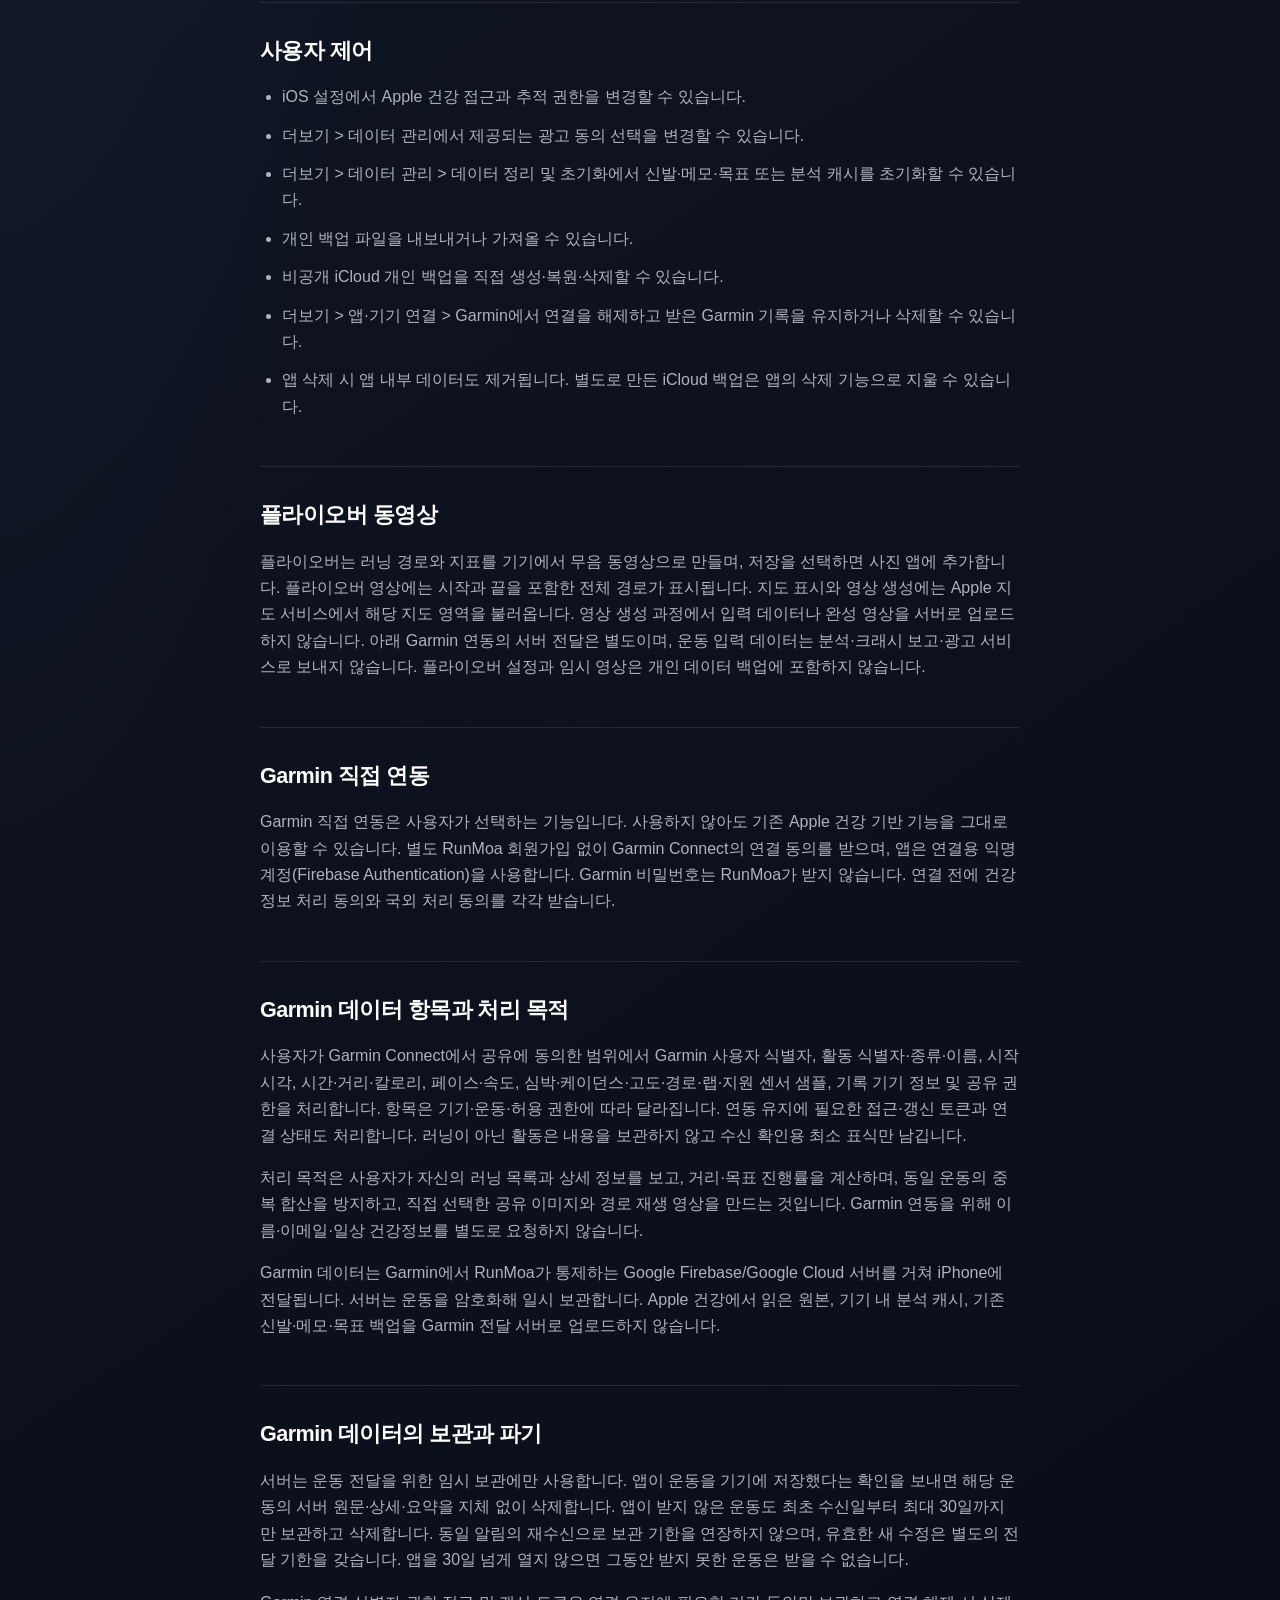
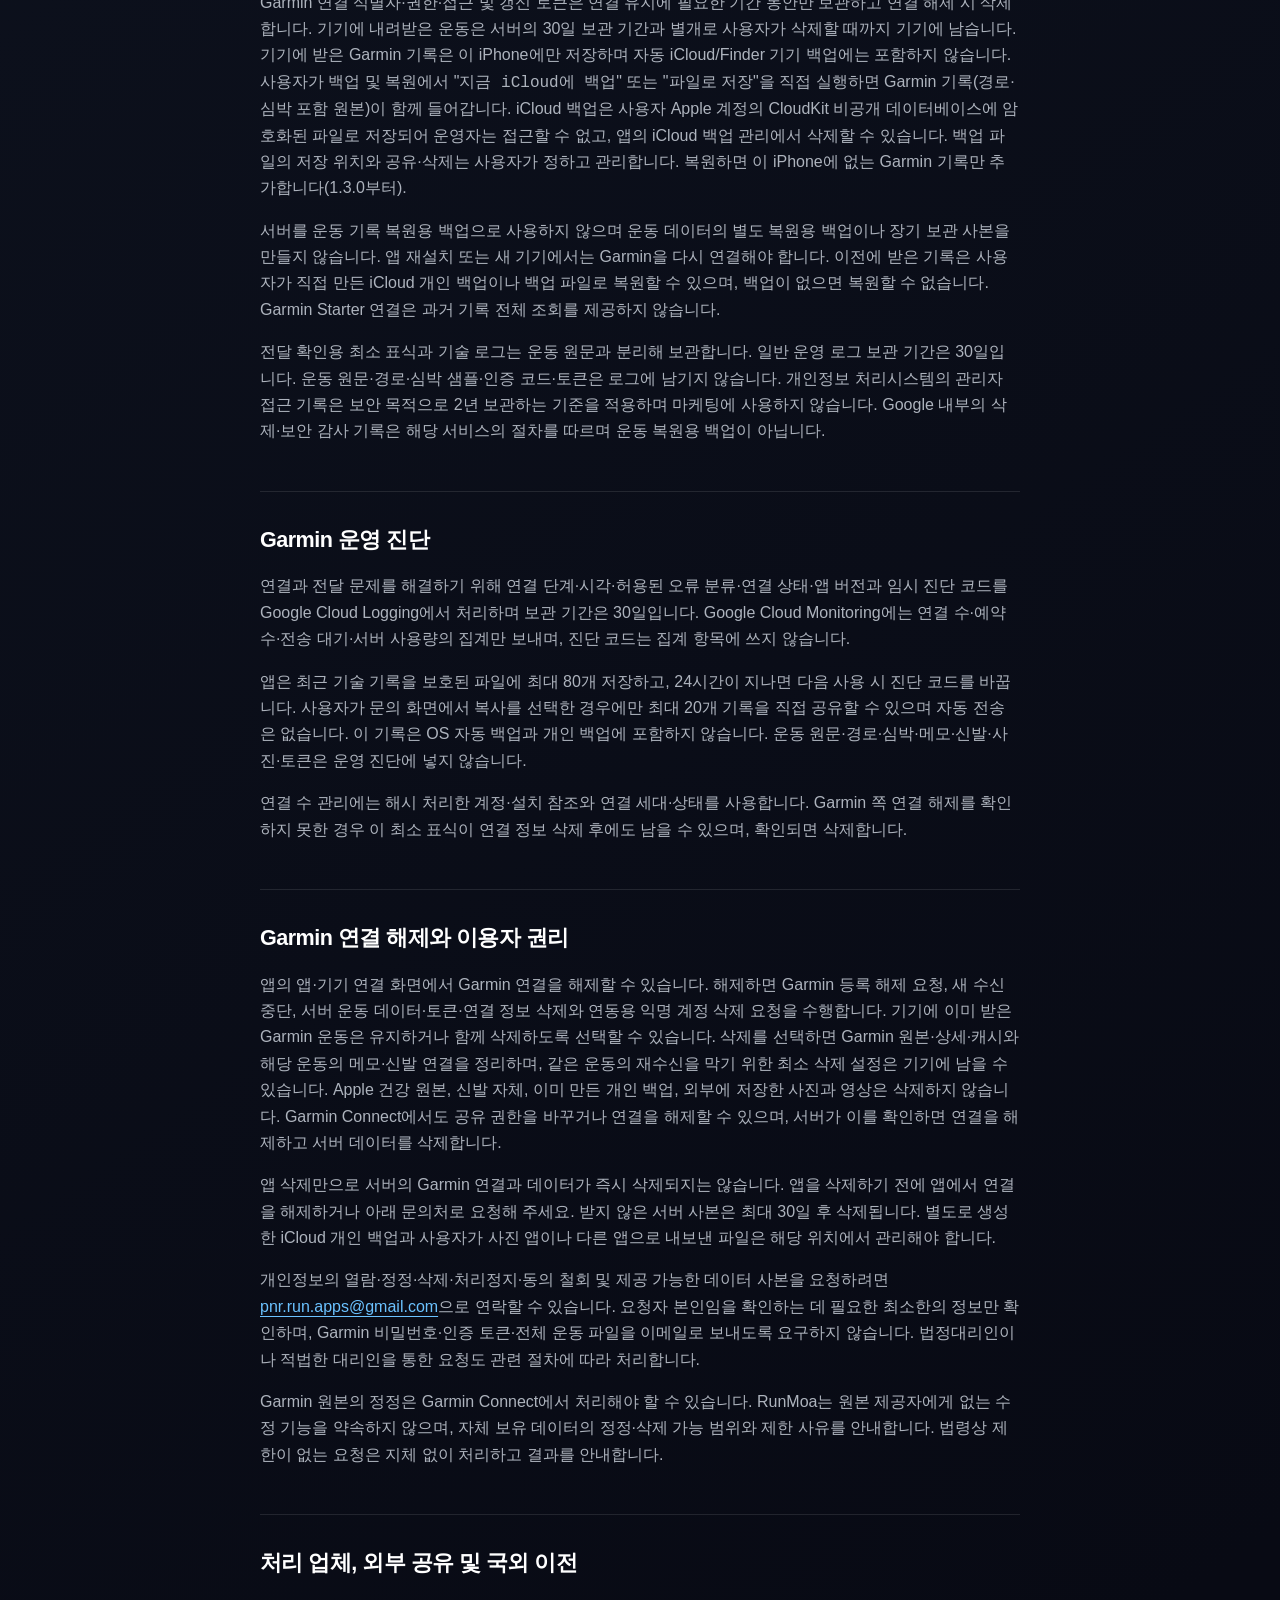
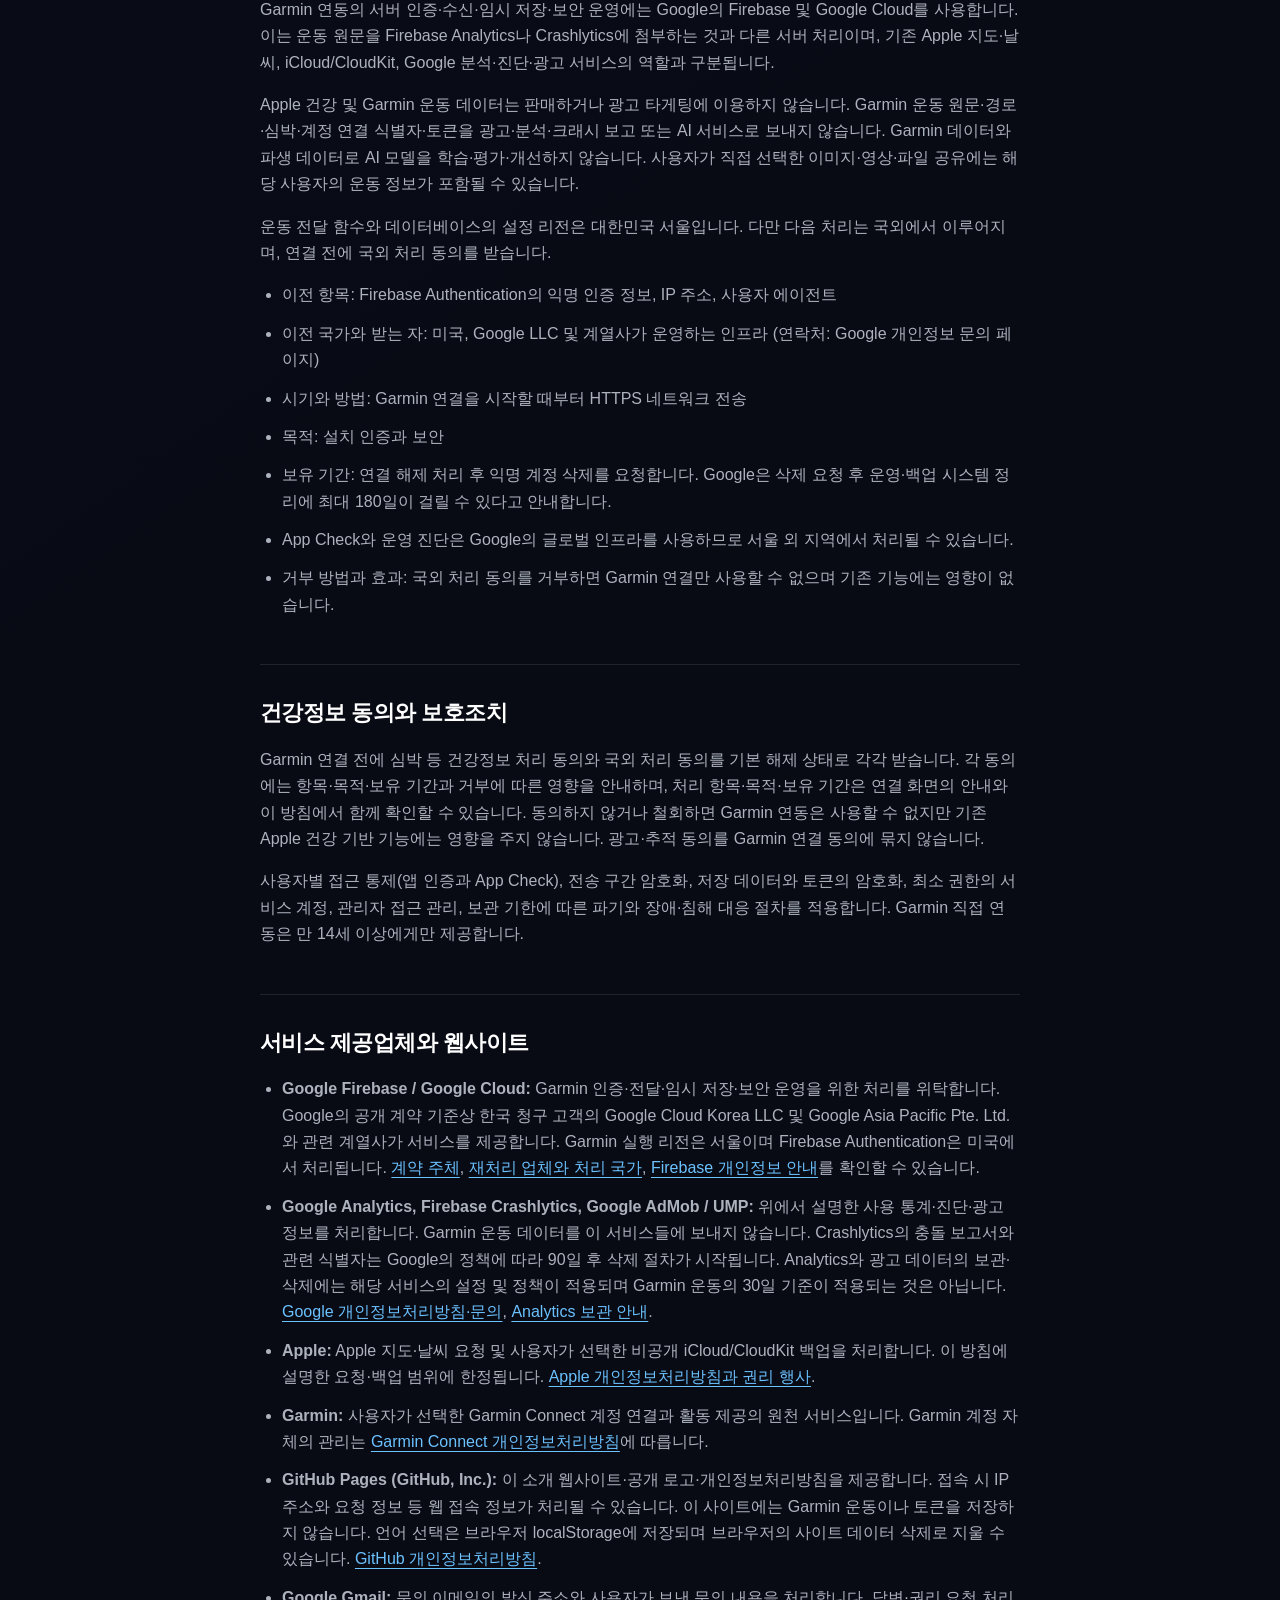
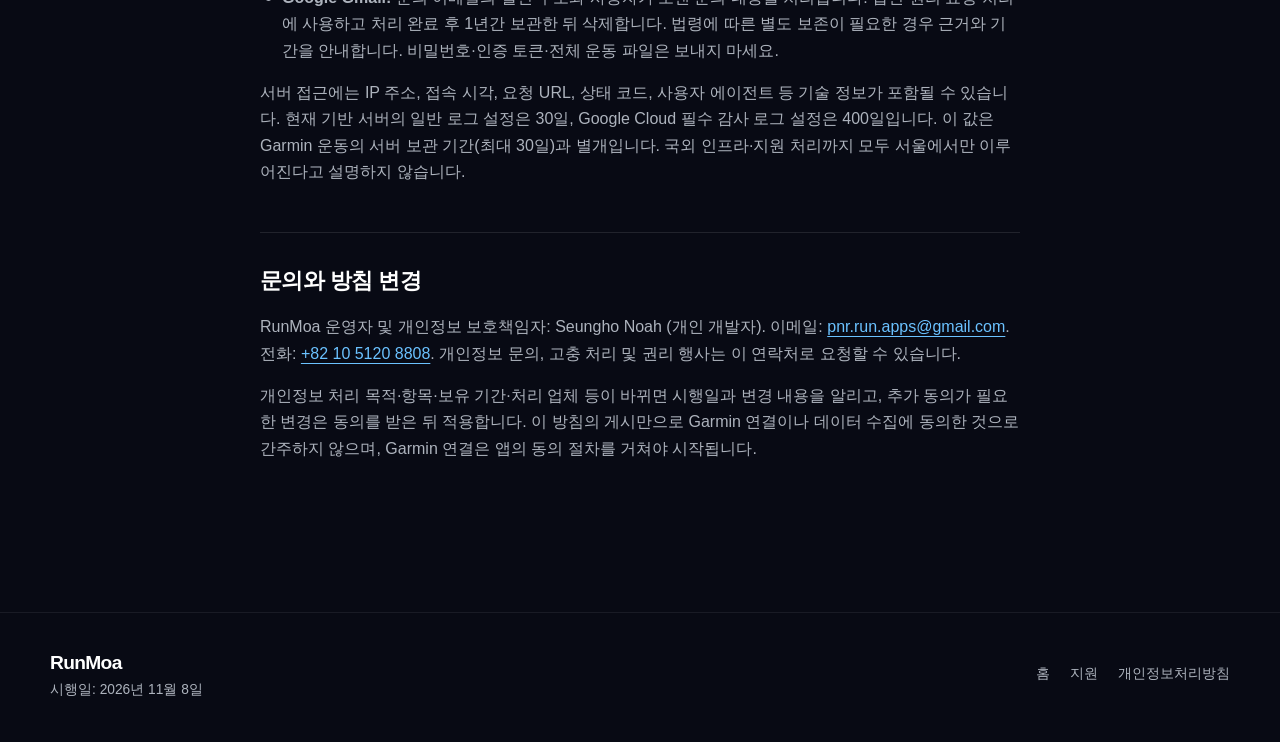
<file: ko/privacy/index.html>
<!doctype html>
<html lang="ko">
<head>
  <meta charset="utf-8">
  <meta name="viewport" content="width=device-width,initial-scale=1">
  <title>RunMoa 개인정보처리방침</title>
  <meta name="description" content="RunMoa의 Apple 건강 데이터, 로컬 저장, Apple 날씨 서비스, 사용 통계, 광고와 진단 정보 처리 방식을 안내합니다.">
  <link rel="canonical" href="https://shnoah.github.io/runmoa/ko/privacy/">
  <link rel="alternate" hreflang="en" href="https://shnoah.github.io/runmoa/en/privacy/">
  <link rel="alternate" hreflang="ko" href="https://shnoah.github.io/runmoa/ko/privacy/">
  <meta property="og:locale" content="ko_KR">
  <meta property="og:title" content="RunMoa 개인정보처리방침">
  <meta property="og:image" content="https://shnoah.github.io/runmoa/assets/runmoa-icon.png">
  <link rel="icon" href="../../assets/runmoa-icon.png">
  <link rel="stylesheet" href="../../assets/styles.css?v=8">
  <style>.document-section{overflow-wrap:anywhere}.document-section li+li{margin-top:12px}</style>
</head>
<body>
  <a class="skip-link" href="#main">본문으로 건너뛰기</a>
  <header class="site-header">
    <nav class="nav-shell" aria-label="주요 메뉴">
      <a class="brand" href="../"><img src="../../assets/runmoa-icon.png" alt="" width="34" height="34"><span>RunMoa</span></a>
      <div class="nav-links"><a href="../#features">기능</a><a href="../support/">지원</a><span class="language-switch"><a href="../../en/privacy/" onclick="localStorage.setItem('runmoa-language','en')">EN</a><strong>한국어</strong></span></div>
    </nav>
  </header>
  <main id="main" class="document-shell">
    <header class="document-hero">
      <p class="eyebrow">PRIVACY</p>
      <h1>RunMoa 개인정보처리방침</h1>
      <p class="updated">시행일: 2026년 11월 8일</p>
      <p>RunMoa는 Apple 건강에 저장된 러닝 기록을 iPhone에서 러너 중심으로 정리해 보여주는 앱입니다.</p>
<p>2026년 11월 8일 개정: RunMoa 1.3.0부터 제공하는 선택 기능인 Garmin 직접 연동에 맞춰 Garmin 데이터의 항목·목적·보관·국외 처리·이용자 권리와 운영 진단 안내를 현재 운영 기준으로 고치고, 사용자가 직접 실행하는 iCloud·파일 백업에 Garmin 기록이 포함되는 점을 추가했습니다.</p>
<p>2026년 10월 29일 개정: 운영자·문의 연락처, 선택형 iCloud 백업, Garmin 연동 운영 원칙과 서비스 제공업체 안내를 추가·명확화했습니다.</p>
    </header>
<section class="document-section"><h2>개요</h2><p>계정 생성은 필요하지 않습니다. Apple 건강 러닝 기록, 경로, 심박 샘플, 러닝 메모, 신발 데이터, 선택한 사진과 완성 이미지를 개발자 서버로 업로드하지 않습니다. 선택 기능인 Garmin 직접 연동을 사용하면 Garmin 운동이 아래 Garmin 절에 설명한 서버를 거쳐 iPhone으로 전달됩니다.</p>
<p>배포 빌드에서는 Firebase Analytics와 Crashlytics로 사용 통계와 진단 정보를 처리합니다. 러닝 상세와 스티커 편집 화면에는 Google AdMob 배너 광고가 표시됩니다.</p></section>
<section class="document-section"><h2>광고 및 추적</h2><p>Google Mobile Ads와 User Messaging Platform은 광고 제공·측정과 분석을 위해 IP 주소에서 추정한 대략적 위치, 기기 식별자, 광고 데이터, 제품 상호 작용, 충돌·성능·기타 진단 정보를 처리할 수 있습니다.</p>
<p>필요한 경우 광고를 요청하기 전에 Google 동의 메시지와 Apple 앱 추적 투명성 권한을 표시합니다. 개인화 광고와 추적을 허용하면 광고 식별자를 이용해 다른 앱과 웹사이트의 활동을 연결할 수 있습니다. 거부하면 허용되는 범위에서 비개인화 또는 제한 광고가 제공될 수 있습니다. 더보기 &gt; 데이터 관리와 iOS 설정에서 선택을 변경할 수 있습니다.</p>
<p>Apple 건강 운동, 경로 좌표, 심박, 페이스, 케이던스, 고도, 메모, 신발과 사진은 광고 요청에 포함하거나 광고·타게팅에 사용하지 않습니다. Google Mobile Ads의 게시자 퍼스트 파티 식별자는 비활성화합니다.</p></section>
<section class="document-section"><h2>읽는 건강 데이터</h2><ul><li>러닝 워크아웃과 경로</li>
<li>심박수와 안정시 심박수</li>
<li>VO₂ Max</li>
<li>걷기/달리기 거리와 걸음 수</li>
<li>러닝 속도와 보폭</li>
<li>지원되는 시스템의 운동 노력 데이터</li></ul>
<p>이 데이터는 아래 Apple 서비스 요청을 제외하면 iPhone 안에서 러닝 요약, 러닝 컨디션, 심박 존, 상세 차트, 개인 기록, 신발 연결과 공유 이미지 표시를 만드는 데 사용됩니다.</p></section>
<section class="document-section"><h2>Apple 지도 및 날씨 서비스</h2><p>Apple 건강 경로가 있는 실외 러닝은 첫 정상 경로 좌표와 시작 시각을 Apple 지도와 Apple 날씨 서비스에 전달해 간단한 위치명과 당시 시간별 날씨를 조회할 수 있습니다. 현재 위치 권한은 요청하지 않습니다. 경로, 조회 가능한 과거 날씨 또는 필수 Apple Weather 출처 정보가 없으면 날씨를 표시하지 않습니다.</p>
<p>조회 결과인 표시용 위치명과 날씨 값만 iPhone에 캐시합니다. 대표 좌표는 이 캐시에 저장하지 않으며 Firebase, Crashlytics, AdMob 또는 개발자 서버로 보내지 않습니다. Apple 서비스 요청은 Apple의 관련 개인정보 보호 조건에 따라 처리됩니다.</p></section>
<section class="document-section"><h2>기기 안에 저장되는 데이터</h2><p>앱 설정, 심박 존 설정, 신발 정보·표시 순서·러닝 연결, 러닝 메모, 개인 기록 검토 결과, 파생 요약·차트 캐시와 최대 100개의 표시용 위치·날씨 캐시는 파일 보호를 적용한 앱 컨테이너에 저장하고 자동 iCloud/Finder 백업 대상에서 제외합니다. 위치·날씨 캐시에 원본 경로 좌표는 저장하지 않습니다. 기기에 받은 Garmin 기록도 같은 방식으로 저장하며 자동 백업에서 제외합니다.</p></section>
<section class="document-section"><h2>사용자가 실행하는 iCloud 개인 데이터 백업</h2><p><code>지금 iCloud에 백업</code>을 선택하면 신발 정보와 표시 순서, 러닝-신발 연결, 직접 작성한 러닝 메모, 월간·주간 목표 설정, 그리고 Garmin 직접 연동으로 받은 운동 기록(경로·심박 포함 원본)의 최신 스냅샷 1개를 사용자의 비공개 CloudKit database에 저장합니다. 더보기 &gt; 데이터 관리 &gt; 백업 및 복원에서 복원하고, 해당 화면의 iCloud 백업 관리에서 삭제할 수 있으며 자동·실시간 동기화는 하지 않습니다.</p>
<p>러닝 연결과 메모에는 HealthKit 운동 UUID 원문 대신 앱 전용 도메인으로 만든 단방향 불투명 참조값을 저장합니다. Apple 건강 운동 날짜, 거리, 시간, 경로, 심박, 페이스, sample, source, 개인 기록과 파생 분석 캐시는 포함하지 않습니다. 같은 식별자의 운동이 기기에 아직 없으면 날짜·거리·시간으로 추측하지 않고 연결과 메모를 로컬 pending 상태로 보관합니다.</p>
<p>백업은 사용자의 CloudKit private database에서 암호화된 asset으로 저장되며 개발자 운영 서버, Firebase, Crashlytics, Google Mobile Ads, 광고 또는 분석 서비스로 전달되지 않습니다.</p></section>
<section class="document-section"><h2>사진과 내보내기</h2><p>iOS 시스템 사진 선택기는 사용자가 고른 사진만 전달합니다. 사진과 스티커 합성은 기기 안에서 처리합니다. 완성 이미지를 저장할 때만 사진 추가 권한을 요청하며, 이미지와 개인 백업 JSON은 사용자가 직접 복사·저장·공유할 때만 외부로 전달됩니다.</p>
<p>detailMapCard는 기본적으로 경로의 처음과 마지막 200m를 숨깁니다. 현재 편집 세션에서 전체 경로를 선택할 수 있으며, 이때 내보낸 이미지에는 러닝 시작·끝 위치와 Apple 지도에 표시되는 도로명·동네명이 포함될 수 있습니다.</p>
<p>개인 백업에는 신발 정보와 표시 순서, 러닝-신발 연결, 직접 작성한 메모, 월간·주간 마일리지 목표 설정과 Garmin 직접 연동으로 받은 운동 기록이 들어갈 수 있으며 Apple 건강 원본과 파생 분석 캐시는 포함되지 않습니다.</p></section>
<section class="document-section"><h2>Firebase</h2><p>Firebase Analytics와 Crashlytics는 식별자, 제품 상호 작용, 충돌·성능 정보, 기기·운영체제·앱 버전과 진단 메타데이터를 처리할 수 있습니다. Apple 건강 세부 정보, 경로, 심박 샘플, 메모, 신발, 위치·날씨 값과 사진은 Firebase 보고서에 첨부하지 않습니다.</p></section>
<section class="document-section"><h2>사용자 제어</h2><ul><li>iOS 설정에서 Apple 건강 접근과 추적 권한을 변경할 수 있습니다.</li>
<li>더보기 &gt; 데이터 관리에서 제공되는 광고 동의 선택을 변경할 수 있습니다.</li>
<li>더보기 &gt; 데이터 관리 &gt; 데이터 정리 및 초기화에서 신발·메모·목표 또는 분석 캐시를 초기화할 수 있습니다.</li>
<li>개인 백업 파일을 내보내거나 가져올 수 있습니다.</li>
<li>비공개 iCloud 개인 백업을 직접 생성·복원·삭제할 수 있습니다.</li>
<li>더보기 &gt; 앱·기기 연결 &gt; Garmin에서 연결을 해제하고 받은 Garmin 기록을 유지하거나 삭제할 수 있습니다.</li>
<li>앱 삭제 시 앱 내부 데이터도 제거됩니다. 별도로 만든 iCloud 백업은 앱의 삭제 기능으로 지울 수 있습니다.</li></ul></section>
<section class="document-section"><h2>플라이오버 동영상</h2><p>플라이오버는 러닝 경로와 지표를 기기에서 무음 동영상으로 만들며, 저장을 선택하면 사진 앱에 추가합니다. 플라이오버 영상에는 시작과 끝을 포함한 전체 경로가 표시됩니다. 지도 표시와 영상 생성에는 Apple 지도 서비스에서 해당 지도 영역을 불러옵니다. 영상 생성 과정에서 입력 데이터나 완성 영상을 서버로 업로드하지 않습니다. 아래 Garmin 연동의 서버 전달은 별도이며, 운동 입력 데이터는 분석·크래시 보고·광고 서비스로 보내지 않습니다. 플라이오버 설정과 임시 영상은 개인 데이터 백업에 포함하지 않습니다.</p></section>
<section class="document-section" id="garmin-0"><h2>Garmin 직접 연동</h2><p>Garmin 직접 연동은 사용자가 선택하는 기능입니다. 사용하지 않아도 기존 Apple 건강 기반 기능을 그대로 이용할 수 있습니다. 별도 RunMoa 회원가입 없이 Garmin Connect의 연결 동의를 받으며, 앱은 연결용 익명 계정(Firebase Authentication)을 사용합니다. Garmin 비밀번호는 RunMoa가 받지 않습니다. 연결 전에 건강정보 처리 동의와 국외 처리 동의를 각각 받습니다.</p></section>
<section class="document-section" id="garmin-1"><h2>Garmin 데이터 항목과 처리 목적</h2><p>사용자가 Garmin Connect에서 공유에 동의한 범위에서 Garmin 사용자 식별자, 활동 식별자·종류·이름, 시작 시각, 시간·거리·칼로리, 페이스·속도, 심박·케이던스·고도·경로·랩·지원 센서 샘플, 기록 기기 정보 및 공유 권한을 처리합니다. 항목은 기기·운동·허용 권한에 따라 달라집니다. 연동 유지에 필요한 접근·갱신 토큰과 연결 상태도 처리합니다. 러닝이 아닌 활동은 내용을 보관하지 않고 수신 확인용 최소 표식만 남깁니다.</p>
<p>처리 목적은 사용자가 자신의 러닝 목록과 상세 정보를 보고, 거리·목표 진행률을 계산하며, 동일 운동의 중복 합산을 방지하고, 직접 선택한 공유 이미지와 경로 재생 영상을 만드는 것입니다. Garmin 연동을 위해 이름·이메일·일상 건강정보를 별도로 요청하지 않습니다.</p>
<p>Garmin 데이터는 Garmin에서 RunMoa가 통제하는 Google Firebase/Google Cloud 서버를 거쳐 iPhone에 전달됩니다. 서버는 운동을 암호화해 일시 보관합니다. Apple 건강에서 읽은 원본, 기기 내 분석 캐시, 기존 신발·메모·목표 백업을 Garmin 전달 서버로 업로드하지 않습니다.</p></section>
<section class="document-section" id="garmin-2"><h2>Garmin 데이터의 보관과 파기</h2><p>서버는 운동 전달을 위한 임시 보관에만 사용합니다. 앱이 운동을 기기에 저장했다는 확인을 보내면 해당 운동의 서버 원문·상세·요약을 지체 없이 삭제합니다. 앱이 받지 않은 운동도 최초 수신일부터 최대 30일까지만 보관하고 삭제합니다. 동일 알림의 재수신으로 보관 기한을 연장하지 않으며, 유효한 새 수정은 별도의 전달 기한을 갖습니다. 앱을 30일 넘게 열지 않으면 그동안 받지 못한 운동은 받을 수 없습니다.</p>
<p>Garmin 연결 식별자·권한·접근 및 갱신 토큰은 연결 유지에 필요한 기간 동안만 보관하고 연결 해제 시 삭제합니다. 기기에 내려받은 운동은 서버의 30일 보관 기간과 별개로 사용자가 삭제할 때까지 기기에 남습니다. 기기에 받은 Garmin 기록은 이 iPhone에만 저장하며 자동 iCloud/Finder 기기 백업에는 포함하지 않습니다. 사용자가 백업 및 복원에서 "<code>지금 iCloud에 백업</code>" 또는 "파일로 저장"을 직접 실행하면 Garmin 기록(경로·심박 포함 원본)이 함께 들어갑니다. iCloud 백업은 사용자 Apple 계정의 CloudKit 비공개 데이터베이스에 암호화된 파일로 저장되어 운영자는 접근할 수 없고, 앱의 iCloud 백업 관리에서 삭제할 수 있습니다. 백업 파일의 저장 위치와 공유·삭제는 사용자가 정하고 관리합니다. 복원하면 이 iPhone에 없는 Garmin 기록만 추가합니다(1.3.0부터).</p>
<p>서버를 운동 기록 복원용 백업으로 사용하지 않으며 운동 데이터의 별도 복원용 백업이나 장기 보관 사본을 만들지 않습니다. 앱 재설치 또는 새 기기에서는 Garmin을 다시 연결해야 합니다. 이전에 받은 기록은 사용자가 직접 만든 iCloud 개인 백업이나 백업 파일로 복원할 수 있으며, 백업이 없으면 복원할 수 없습니다. Garmin Starter 연결은 과거 기록 전체 조회를 제공하지 않습니다.</p>
<p>전달 확인용 최소 표식과 기술 로그는 운동 원문과 분리해 보관합니다. 일반 운영 로그 보관 기간은 30일입니다. 운동 원문·경로·심박 샘플·인증 코드·토큰은 로그에 남기지 않습니다. 개인정보 처리시스템의 관리자 접근 기록은 보안 목적으로 2년 보관하는 기준을 적용하며 마케팅에 사용하지 않습니다. Google 내부의 삭제·보안 감사 기록은 해당 서비스의 절차를 따르며 운동 복원용 백업이 아닙니다.</p></section>
<section class="document-section" id="garmin-diagnostics"><h2>Garmin 운영 진단</h2><p>연결과 전달 문제를 해결하기 위해 연결 단계·시각·허용된 오류 분류·연결 상태·앱 버전과 임시 진단 코드를 Google Cloud Logging에서 처리하며 보관 기간은 30일입니다. Google Cloud Monitoring에는 연결 수·예약 수·전송 대기·서버 사용량의 집계만 보내며, 진단 코드는 집계 항목에 쓰지 않습니다.</p>
<p>앱은 최근 기술 기록을 보호된 파일에 최대 80개 저장하고, 24시간이 지나면 다음 사용 시 진단 코드를 바꿉니다. 사용자가 문의 화면에서 복사를 선택한 경우에만 최대 20개 기록을 직접 공유할 수 있으며 자동 전송은 없습니다. 이 기록은 OS 자동 백업과 개인 백업에 포함하지 않습니다. 운동 원문·경로·심박·메모·신발·사진·토큰은 운영 진단에 넣지 않습니다.</p>
<p>연결 수 관리에는 해시 처리한 계정·설치 참조와 연결 세대·상태를 사용합니다. Garmin 쪽 연결 해제를 확인하지 못한 경우 이 최소 표식이 연결 정보 삭제 후에도 남을 수 있으며, 확인되면 삭제합니다.</p></section>
<section class="document-section" id="garmin-3"><h2>Garmin 연결 해제와 이용자 권리</h2><p>앱의 앱·기기 연결 화면에서 Garmin 연결을 해제할 수 있습니다. 해제하면 Garmin 등록 해제 요청, 새 수신 중단, 서버 운동 데이터·토큰·연결 정보 삭제와 연동용 익명 계정 삭제 요청을 수행합니다. 기기에 이미 받은 Garmin 운동은 유지하거나 함께 삭제하도록 선택할 수 있습니다. 삭제를 선택하면 Garmin 원본·상세·캐시와 해당 운동의 메모·신발 연결을 정리하며, 같은 운동의 재수신을 막기 위한 최소 삭제 설정은 기기에 남을 수 있습니다. Apple 건강 원본, 신발 자체, 이미 만든 개인 백업, 외부에 저장한 사진과 영상은 삭제하지 않습니다. Garmin Connect에서도 공유 권한을 바꾸거나 연결을 해제할 수 있으며, 서버가 이를 확인하면 연결을 해제하고 서버 데이터를 삭제합니다.</p>
<p>앱 삭제만으로 서버의 Garmin 연결과 데이터가 즉시 삭제되지는 않습니다. 앱을 삭제하기 전에 앱에서 연결을 해제하거나 아래 문의처로 요청해 주세요. 받지 않은 서버 사본은 최대 30일 후 삭제됩니다. 별도로 생성한 iCloud 개인 백업과 사용자가 사진 앱이나 다른 앱으로 내보낸 파일은 해당 위치에서 관리해야 합니다.</p>
<p>개인정보의 열람·정정·삭제·처리정지·동의 철회 및 제공 가능한 데이터 사본을 요청하려면 <a href="mailto:pnr.run.apps@gmail.com">pnr.run.apps@gmail.com</a>으로 연락할 수 있습니다. 요청자 본인임을 확인하는 데 필요한 최소한의 정보만 확인하며, Garmin 비밀번호·인증 토큰·전체 운동 파일을 이메일로 보내도록 요구하지 않습니다. 법정대리인이나 적법한 대리인을 통한 요청도 관련 절차에 따라 처리합니다.</p>
<p>Garmin 원본의 정정은 Garmin Connect에서 처리해야 할 수 있습니다. RunMoa는 원본 제공자에게 없는 수정 기능을 약속하지 않으며, 자체 보유 데이터의 정정·삭제 가능 범위와 제한 사유를 안내합니다. 법령상 제한이 없는 요청은 지체 없이 처리하고 결과를 안내합니다.</p></section>
<section class="document-section" id="garmin-4"><h2>처리 업체, 외부 공유 및 국외 이전</h2><p>Garmin 연동의 서버 인증·수신·임시 저장·보안 운영에는 Google의 Firebase 및 Google Cloud를 사용합니다. 이는 운동 원문을 Firebase Analytics나 Crashlytics에 첨부하는 것과 다른 서버 처리이며, 기존 Apple 지도·날씨, iCloud/CloudKit, Google 분석·진단·광고 서비스의 역할과 구분됩니다.</p>
<p>Apple 건강 및 Garmin 운동 데이터는 판매하거나 광고 타게팅에 이용하지 않습니다. Garmin 운동 원문·경로·심박·계정 연결 식별자·토큰을 광고·분석·크래시 보고 또는 AI 서비스로 보내지 않습니다. Garmin 데이터와 파생 데이터로 AI 모델을 학습·평가·개선하지 않습니다. 사용자가 직접 선택한 이미지·영상·파일 공유에는 해당 사용자의 운동 정보가 포함될 수 있습니다.</p>
<p>운동 전달 함수와 데이터베이스의 설정 리전은 대한민국 서울입니다. 다만 다음 처리는 국외에서 이루어지며, 연결 전에 국외 처리 동의를 받습니다.</p>
<ul><li>이전 항목: Firebase Authentication의 익명 인증 정보, IP 주소, 사용자 에이전트</li>
<li>이전 국가와 받는 자: 미국, Google LLC 및 계열사가 운영하는 인프라 (연락처: Google 개인정보 문의 페이지)</li>
<li>시기와 방법: Garmin 연결을 시작할 때부터 HTTPS 네트워크 전송</li>
<li>목적: 설치 인증과 보안</li>
<li>보유 기간: 연결 해제 처리 후 익명 계정 삭제를 요청합니다. Google은 삭제 요청 후 운영·백업 시스템 정리에 최대 180일이 걸릴 수 있다고 안내합니다.</li>
<li>App Check와 운영 진단은 Google의 글로벌 인프라를 사용하므로 서울 외 지역에서 처리될 수 있습니다.</li>
<li>거부 방법과 효과: 국외 처리 동의를 거부하면 Garmin 연결만 사용할 수 없으며 기존 기능에는 영향이 없습니다.</li></ul></section>
<section class="document-section" id="garmin-5"><h2>건강정보 동의와 보호조치</h2><p>Garmin 연결 전에 심박 등 건강정보 처리 동의와 국외 처리 동의를 기본 해제 상태로 각각 받습니다. 각 동의에는 항목·목적·보유 기간과 거부에 따른 영향을 안내하며, 처리 항목·목적·보유 기간은 연결 화면의 안내와 이 방침에서 함께 확인할 수 있습니다. 동의하지 않거나 철회하면 Garmin 연동은 사용할 수 없지만 기존 Apple 건강 기반 기능에는 영향을 주지 않습니다. 광고·추적 동의를 Garmin 연결 동의에 묶지 않습니다.</p>
<p>사용자별 접근 통제(앱 인증과 App Check), 전송 구간 암호화, 저장 데이터와 토큰의 암호화, 최소 권한의 서비스 계정, 관리자 접근 관리, 보관 기한에 따른 파기와 장애·침해 대응 절차를 적용합니다. Garmin 직접 연동은 만 14세 이상에게만 제공합니다.</p></section>
<section class="document-section" id="providers"><h2>서비스 제공업체와 웹사이트</h2><ul><li><strong>Google Firebase / Google Cloud:</strong> Garmin 인증·전달·임시 저장·보안 운영을 위한 처리를 위탁합니다. Google의 공개 계약 기준상 한국 청구 고객의 Google Cloud Korea LLC 및 Google Asia Pacific Pte. Ltd.와 관련 계열사가 서비스를 제공합니다. Garmin 실행 리전은 서울이며 Firebase Authentication은 미국에서 처리됩니다. <a href="https://cloud.google.com/terms/google-entity">계약 주체</a>, <a href="https://cloud.google.com/terms/subprocessors">재처리 업체와 처리 국가</a>, <a href="https://firebase.google.com/support/privacy">Firebase 개인정보 안내</a>를 확인할 수 있습니다.</li>
<li><strong>Google Analytics, Firebase Crashlytics, Google AdMob / UMP:</strong> 위에서 설명한 사용 통계·진단·광고 정보를 처리합니다. Garmin 운동 데이터를 이 서비스들에 보내지 않습니다. Crashlytics의 충돌 보고서와 관련 식별자는 Google의 정책에 따라 90일 후 삭제 절차가 시작됩니다. Analytics와 광고 데이터의 보관·삭제에는 해당 서비스의 설정 및 정책이 적용되며 Garmin 운동의 30일 기준이 적용되는 것은 아닙니다. <a href="https://policies.google.com/privacy?hl=ko">Google 개인정보처리방침·문의</a>, <a href="https://support.google.com/analytics/answer/7667196?hl=ko">Analytics 보관 안내</a>.</li>
<li><strong>Apple:</strong> Apple 지도·날씨 요청 및 사용자가 선택한 비공개 iCloud/CloudKit 백업을 처리합니다. 이 방침에 설명한 요청·백업 범위에 한정됩니다. <a href="https://www.apple.com/legal/privacy/kr/">Apple 개인정보처리방침과 권리 행사</a>.</li>
<li><strong>Garmin:</strong> 사용자가 선택한 Garmin Connect 계정 연결과 활동 제공의 원천 서비스입니다. Garmin 계정 자체의 관리는 <a href="https://www.garmin.com/en-US/privacy/connect/">Garmin Connect 개인정보처리방침</a>에 따릅니다.</li>
<li><strong>GitHub Pages (GitHub, Inc.):</strong> 이 소개 웹사이트·공개 로고·개인정보처리방침을 제공합니다. 접속 시 IP 주소와 요청 정보 등 웹 접속 정보가 처리될 수 있습니다. 이 사이트에는 Garmin 운동이나 토큰을 저장하지 않습니다. 언어 선택은 브라우저 localStorage에 저장되며 브라우저의 사이트 데이터 삭제로 지울 수 있습니다. <a href="https://docs.github.com/en/site-policy/privacy-policies/github-general-privacy-statement">GitHub 개인정보처리방침</a>.</li>
<li><strong>Google Gmail:</strong> 문의 이메일의 발신 주소와 사용자가 보낸 문의 내용을 처리합니다. 답변·권리 요청 처리에 사용하고 처리 완료 후 1년간 보관한 뒤 삭제합니다. 법령에 따른 별도 보존이 필요한 경우 근거와 기간을 안내합니다. 비밀번호·인증 토큰·전체 운동 파일은 보내지 마세요.</li></ul>
<p>서버 접근에는 IP 주소, 접속 시각, 요청 URL, 상태 코드, 사용자 에이전트 등 기술 정보가 포함될 수 있습니다. 현재 기반 서버의 일반 로그 설정은 30일, Google Cloud 필수 감사 로그 설정은 400일입니다. 이 값은 Garmin 운동의 서버 보관 기간(최대 30일)과 별개입니다. 국외 인프라·지원 처리까지 모두 서울에서만 이루어진다고 설명하지 않습니다.</p></section>
<section class="document-section" id="garmin-6"><h2>문의와 방침 변경</h2><p>RunMoa 운영자 및 개인정보 보호책임자: Seungho Noah (개인 개발자). 이메일: <a href="mailto:pnr.run.apps@gmail.com">pnr.run.apps@gmail.com</a>. 전화: <a href="tel:+821051208808">+82 10 5120 8808</a>. 개인정보 문의, 고충 처리 및 권리 행사는 이 연락처로 요청할 수 있습니다.</p>
<p>개인정보 처리 목적·항목·보유 기간·처리 업체 등이 바뀌면 시행일과 변경 내용을 알리고, 추가 동의가 필요한 변경은 동의를 받은 뒤 적용합니다. 이 방침의 게시만으로 Garmin 연결이나 데이터 수집에 동의한 것으로 간주하지 않으며, Garmin 연결은 앱의 동의 절차를 거쳐야 시작됩니다.</p></section>
  </main>
  <footer class="site-footer">
    <div class="footer-shell"><div><a class="brand" href="../"><span>RunMoa</span></a><div class="footer-meta">시행일: 2026년 11월 8일</div></div><div class="footer-links"><a href="../">홈</a><a href="../support/">지원</a><a href="./">개인정보처리방침</a></div></div>
  </footer>
</body>
</html>
</file>
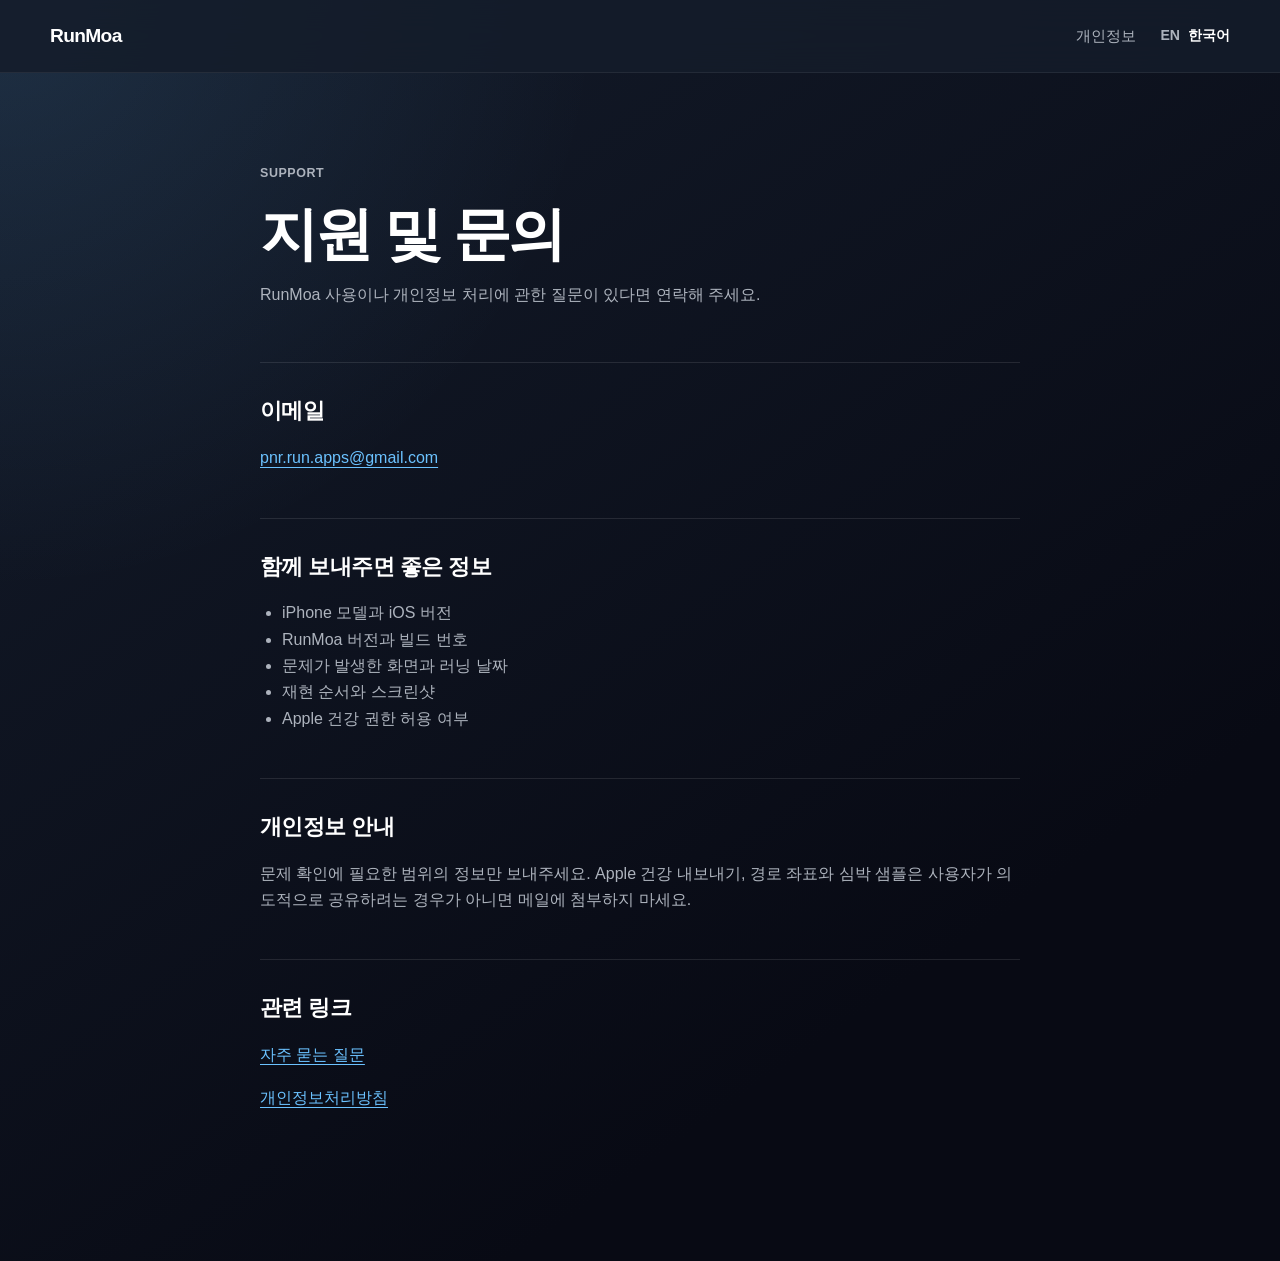
<file: ko/support/index.html>
<!doctype html><html lang="ko"><head><meta charset="utf-8"><meta name="viewport" content="width=device-width,initial-scale=1"><title>RunMoa 지원 및 문의</title><meta name="description" content="RunMoa 문의 방법과 문제 확인에 도움이 되는 정보를 안내합니다."><link rel="canonical" href="https://shnoah.github.io/runmoa/ko/support/"><link rel="alternate" hreflang="en" href="https://shnoah.github.io/runmoa/en/support/"><link rel="alternate" hreflang="ko" href="https://shnoah.github.io/runmoa/ko/support/"><meta property="og:locale" content="ko_KR"><link rel="stylesheet" href="../../assets/styles.css?v=8"></head><body><header class="site-header"><nav class="nav-shell" aria-label="주요 메뉴"><a class="brand" href="../">RunMoa</a><div class="nav-links"><a href="../privacy/">개인정보</a><span class="language-switch"><a href="../../en/support/" onclick="localStorage.setItem('runmoa-language','en')">EN</a><strong>한국어</strong></span></div></nav></header><main class="document-shell"><header class="document-hero"><p class="eyebrow">SUPPORT</p><h1>지원 및 문의</h1><p>RunMoa 사용이나 개인정보 처리에 관한 질문이 있다면 연락해 주세요.</p></header><section class="document-section"><h2>이메일</h2><p><a href="mailto:pnr.run.apps@gmail.com">pnr.run.apps@gmail.com</a></p></section><section class="document-section"><h2>함께 보내주면 좋은 정보</h2><ul><li>iPhone 모델과 iOS 버전</li><li>RunMoa 버전과 빌드 번호</li><li>문제가 발생한 화면과 러닝 날짜</li><li>재현 순서와 스크린샷</li><li>Apple 건강 권한 허용 여부</li></ul></section><section class="document-section"><h2>개인정보 안내</h2><p>문제 확인에 필요한 범위의 정보만 보내주세요. Apple 건강 내보내기, 경로 좌표와 심박 샘플은 사용자가 의도적으로 공유하려는 경우가 아니면 메일에 첨부하지 마세요.</p></section><section class="document-section"><h2>관련 링크</h2><p><a href="../#faq">자주 묻는 질문</a></p><p><a href="../privacy/">개인정보처리방침</a></p></section></main></body></html>
</file>
<file: assets/styles.css>
:root {
  color-scheme: dark;
  --bg: #141c2b;
  --bg-deep: #080a14;
  --surface: rgba(255, 255, 255, 0.07);
  --text: #ffffff;
  --muted: #adb3bd;
  --accent: #6bc2ff;
  --track: #4ae0a1;
  --line: rgba(255, 255, 255, 0.10);
  --line-soft: rgba(255, 255, 255, 0.07);
  --content: 1180px;
  --reading: 760px;
}

* { box-sizing: border-box; }
html { scroll-behavior: smooth; }
body {
  margin: 0;
  background: radial-gradient(ellipse at 0 0, rgba(107, 194, 255, 0.12), transparent 600px),
    linear-gradient(145deg, var(--bg), var(--bg-deep) 75%);
  color: var(--text);
  font-family: -apple-system, BlinkMacSystemFont, "Apple SD Gothic Neo", "Segoe UI", sans-serif;
  font-size: 16px;
  line-height: 1.65;
  -webkit-font-smoothing: antialiased;
}
img { display: block; max-width: 100%; }
a { color: inherit; text-underline-offset: 4px; }
a:focus-visible, summary:focus-visible { outline: 3px solid var(--accent); outline-offset: 4px; }

.skip-link {
  position: fixed; top: 10px; left: 10px; z-index: 100;
  padding: 10px 14px; border-radius: 10px;
  background: var(--text); color: var(--bg-deep); font-weight: 700;
  transform: translateY(-150%);
}
.skip-link:focus { transform: translateY(0); }

.site-header {
  position: sticky; top: 0; z-index: 20;
  border-bottom: 1px solid var(--line-soft);
  background: rgba(20, 28, 43, 0.86);
  backdrop-filter: blur(18px);
}
.nav-shell, .hero, .section, .document-shell, .footer-shell {
  width: min(var(--content), calc(100% - 40px)); margin: 0 auto;
}
.nav-shell {
  min-height: 72px; display: flex; align-items: center;
  justify-content: space-between; gap: 24px;
}
.brand {
  display: inline-flex; align-items: center; gap: 10px;
  text-decoration: none; font-size: 1.2rem; font-weight: 800; letter-spacing: -0.035em;
}
.brand img { width: 34px; height: 34px; border-radius: 9px; }
.nav-links { display: flex; align-items: center; gap: 24px; color: var(--muted); font-size: 0.94rem; }
.nav-links a { text-decoration: none; }
.nav-links a:hover { color: var(--text); }
.language-switch { display: inline-flex; align-items: center; gap: 8px; color: var(--muted); font-size: 0.88rem; }
.language-switch a { color: var(--muted); font-weight: 600; text-decoration: none; }
.language-switch strong { color: var(--text); }

.nav-cta, .button-primary, .button-secondary {
  display: inline-flex; align-items: center; justify-content: center;
  min-height: 46px; padding: 0 18px; border-radius: 16px;
  text-decoration: none; font-weight: 700;
}
.nav-cta, .button-primary { background: #ffffff; color: #101622; }
.nav-cta:hover, .button-primary:hover { background: #e2e8f0; color: #101622; }
.button-secondary { border: 1px solid var(--line); background: var(--surface); color: var(--text); }
.button-secondary:hover { border-color: rgba(255, 255, 255, 0.28); background: rgba(255, 255, 255, 0.10); }

.hero {
  display: grid; grid-template-columns: minmax(0, 1fr) minmax(0, 340px);
  align-items: center; gap: clamp(44px, 8vw, 108px);
  padding: 84px 0 92px;
}
.hero-content { min-width: 0; }
.eyebrow {
  margin: 0 0 18px; color: var(--muted);
  font-size: 0.78rem; font-weight: 600; letter-spacing: 0.045em;
}
h1, h2, h3 { margin-top: 0; letter-spacing: -0.045em; }
p { overflow-wrap: break-word; }
.hero h1 {
  max-width: 680px; margin-bottom: 26px;
  font-size: clamp(3rem, 6vw, 5.6rem); line-height: 1.1; font-weight: 750;
}
.hero h1 span { color: var(--text); }
.hero-app-name { display: block; }
.hero-tagline {
  display: block; margin-top: 20px;
  font-size: clamp(1.25rem, 3vw, 2rem); line-height: 1.4;
  font-weight: 600; letter-spacing: -0.035em;
}
.hero-tagline > span { display: block; }
.hero-copy { max-width: 620px; margin: 0 0 32px; color: var(--muted); font-size: clamp(1.05rem, 2vw, 1.2rem); }
.hero-actions { display: flex; flex-wrap: wrap; gap: 12px; }
.hero-note { margin: 16px 0 0; color: var(--muted); font-size: 0.88rem; }
.hero-visual {
  width: min(100%, 340px); margin: 0; padding: 10px;
  border: 1px solid var(--line); border-radius: 30px; background: var(--surface);
  box-shadow: 0 20px 54px rgba(0, 0, 0, 0.2);
}
.hero-visual img { width: 100%; height: auto; border-radius: 18px; }
html[lang="en"] .hero-visual { display: none; }
html[lang="en"] .hero { grid-template-columns: minmax(0, 1fr); }

.section { padding: 88px 0; border-top: 1px solid var(--line-soft); }
.section-heading { margin-bottom: 46px; }
.section-heading h2, .document-hero h1 {
  margin-bottom: 0; font-size: clamp(2.2rem, 4.5vw, 4rem); line-height: 1.12;
}
.feature-list {
  display: grid; grid-template-columns: repeat(3, minmax(0, 1fr));
  gap: 12px;
}
.feature-item { display: grid; grid-template-columns: 32px minmax(0, 1fr); column-gap: 10px; row-gap: 12px; align-content: start; align-items: center; padding: 24px 18px 28px; border: 1px solid var(--line); border-radius: 20px; background: var(--surface); }
.feature-item:last-child { border-right: 1px solid var(--line); }
.feature-index { display: inline-flex; align-items: center; justify-content: center; width: 32px; height: 32px; margin: 0; border-radius: 10px; background: rgba(107, 194, 255, 0.10); color: var(--accent); font-size: 0.78rem; font-weight: 650; font-variant-numeric: tabular-nums; }
.feature-item h3 { margin: 0; font-size: 1.08rem; line-height: 1.35; }
.feature-item p { grid-column: 1 / -1; margin: 0; color: var(--muted); font-size: 0.94rem; }

.faq-section { max-width: 940px; }
.faq-list { border: 1px solid var(--line); border-radius: 20px; padding: 0 20px; background: var(--surface); }
.faq-list details:last-child { border-bottom: 0; }
.faq-list details { border-bottom: 1px solid var(--line); }
.faq-list summary {
  padding: 23px 2px; cursor: pointer;
  font-size: 1.08rem; font-weight: 760; letter-spacing: -0.02em;
}
.faq-list details[open] summary { color: var(--text); }
.faq-list details p { max-width: 760px; margin: -4px 0 24px; color: var(--muted); }
.faq-support-links { display: flex; flex-wrap: wrap; gap: 18px; margin-top: 26px; }
.faq-support-links a { color: var(--muted); font-weight: 600; }

.document-shell { max-width: var(--reading); padding: 72px 0 104px; }
.document-hero { margin-bottom: 54px; }
.document-hero .eyebrow { margin-top: 18px; }
.document-hero > p { color: var(--muted); }
.updated { color: var(--accent) !important; font-weight: 750; }
.document-section, .notice { padding: 30px 0; border-top: 1px solid var(--line); }
.document-section h2, .notice h2 { margin-bottom: 12px; font-size: 1.35rem; letter-spacing: -0.025em; }
.document-section p, .document-section li, .notice p { color: var(--muted); }
.document-section ul { padding-left: 22px; }
.document-section a, .notice a { color: var(--accent); }

.site-footer { border-top: 1px solid var(--line-soft); }
.footer-shell {
  padding: 34px 0 42px; display: flex; align-items: center;
  justify-content: space-between; gap: 32px;
}
.footer-meta { color: var(--muted); font-size: 0.86rem; }
.footer-links { display: flex; flex-wrap: wrap; justify-content: flex-end; gap: 20px; color: var(--muted); font-size: 0.9rem; }
.footer-links a { text-decoration: none; }

@media (max-width: 980px) {
  .feature-list { grid-template-columns: repeat(2, 1fr); }
  .feature-item { border-bottom: 1px solid var(--line); }
  .feature-item:nth-child(2n) { border-right: 1px solid var(--line); }
}

@media (max-width: 760px) {
  .nav-shell, .hero, .section, .document-shell, .footer-shell { width: min(100% - 28px, var(--content)); }
  .nav-shell { min-height: 64px; }
  .site-header .brand span { display: none; }
  .nav-links a:not(.nav-cta) { display: none; }
  .nav-links .language-switch { display: inline-flex; }
  .hero { grid-template-columns: 1fr; gap: 46px; padding: 58px 0 68px; }
  .hero h1 { font-size: clamp(2.65rem, 12vw, 3.35rem); }
  .hero-visual { width: min(100%, 320px); justify-self: center; }
  .section { padding: 70px 0; }
  .section-heading { margin-bottom: 34px; }
  .footer-shell { align-items: flex-start; flex-direction: column; }
  .footer-links { justify-content: flex-start; }
}

@media (max-width: 520px) {
  .hero-actions { flex-direction: column; }
  .button-primary, .button-secondary { width: 100%; }
  .feature-list { grid-template-columns: 1fr; }
  .feature-item, .feature-item:nth-child(2n) { border-right: 1px solid var(--line); }
  .feature-item:last-child { grid-column: auto; }
  .faq-list summary { font-size: 1rem; }
}

@media (prefers-reduced-motion: reduce) {
  html { scroll-behavior: auto; }
  *, *::before, *::after { transition-duration: 0.01ms !important; animation-duration: 0.01ms !important; }
}
</file>
